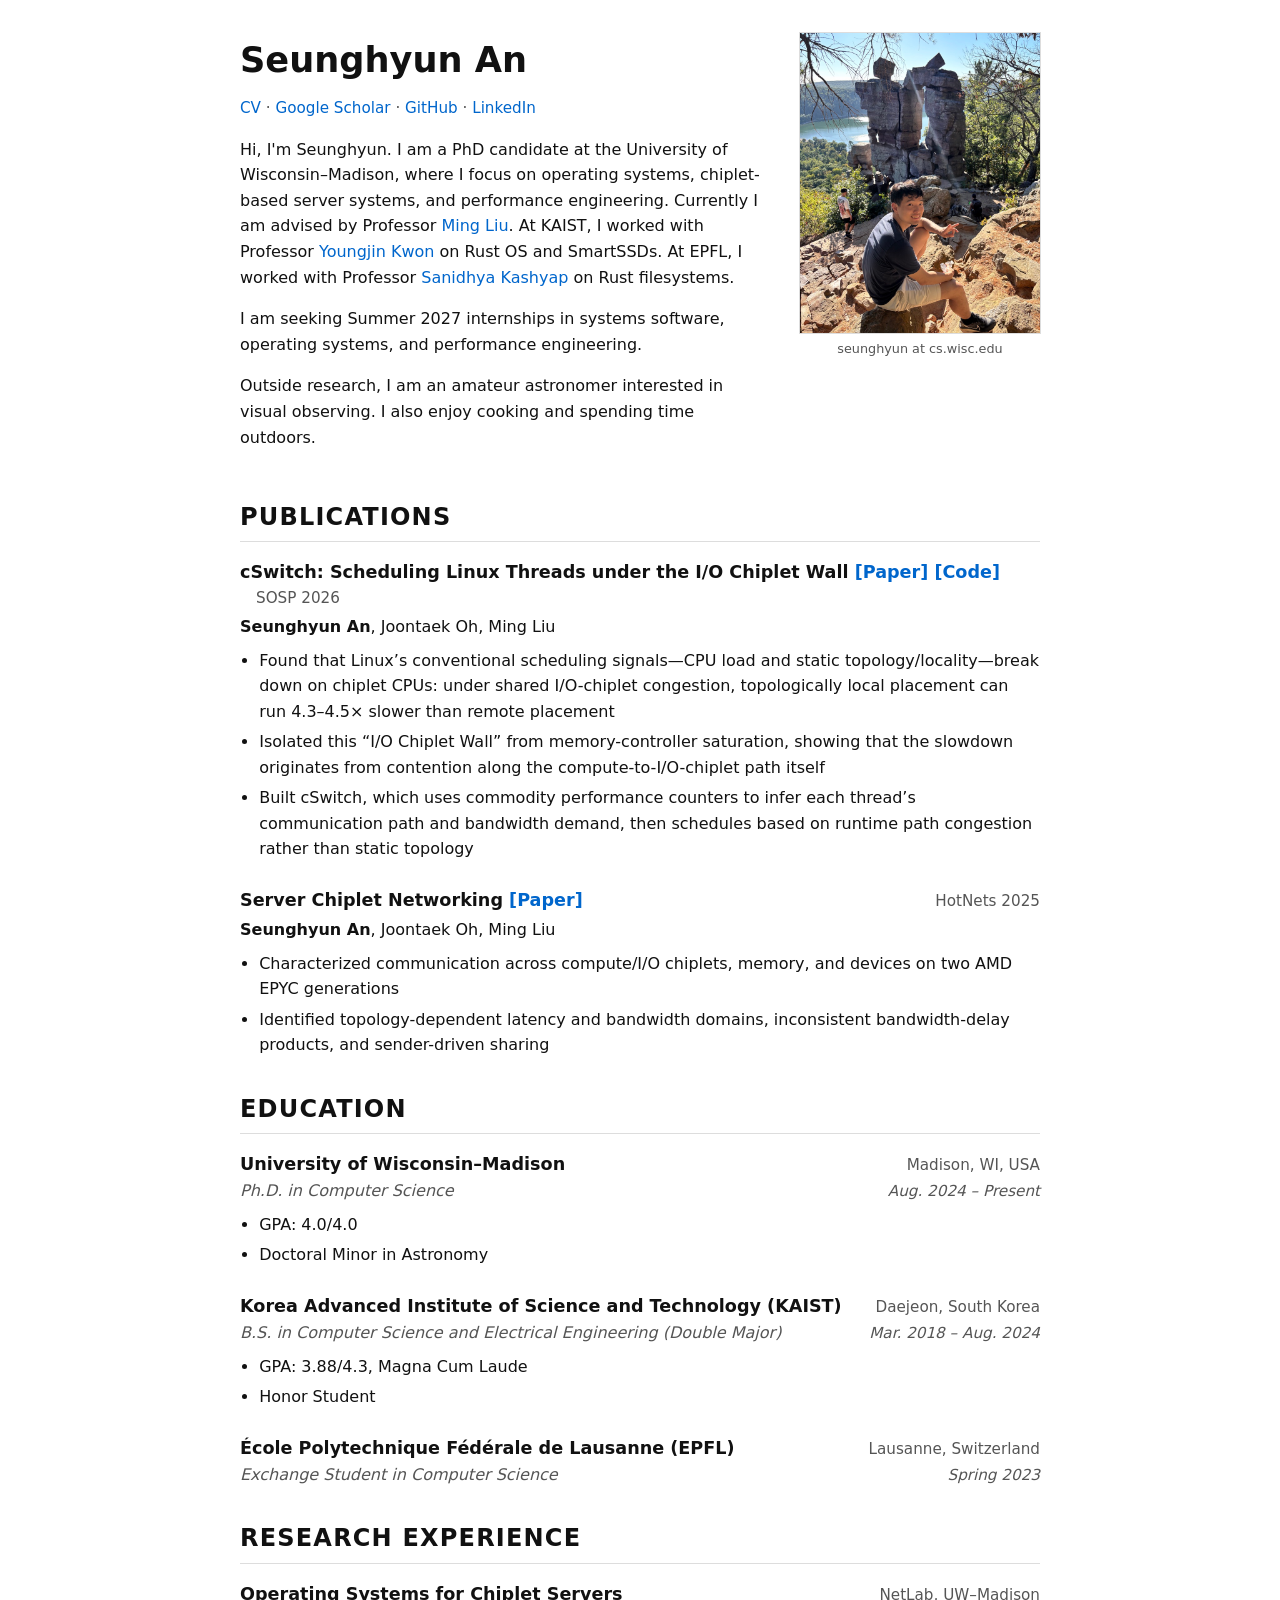
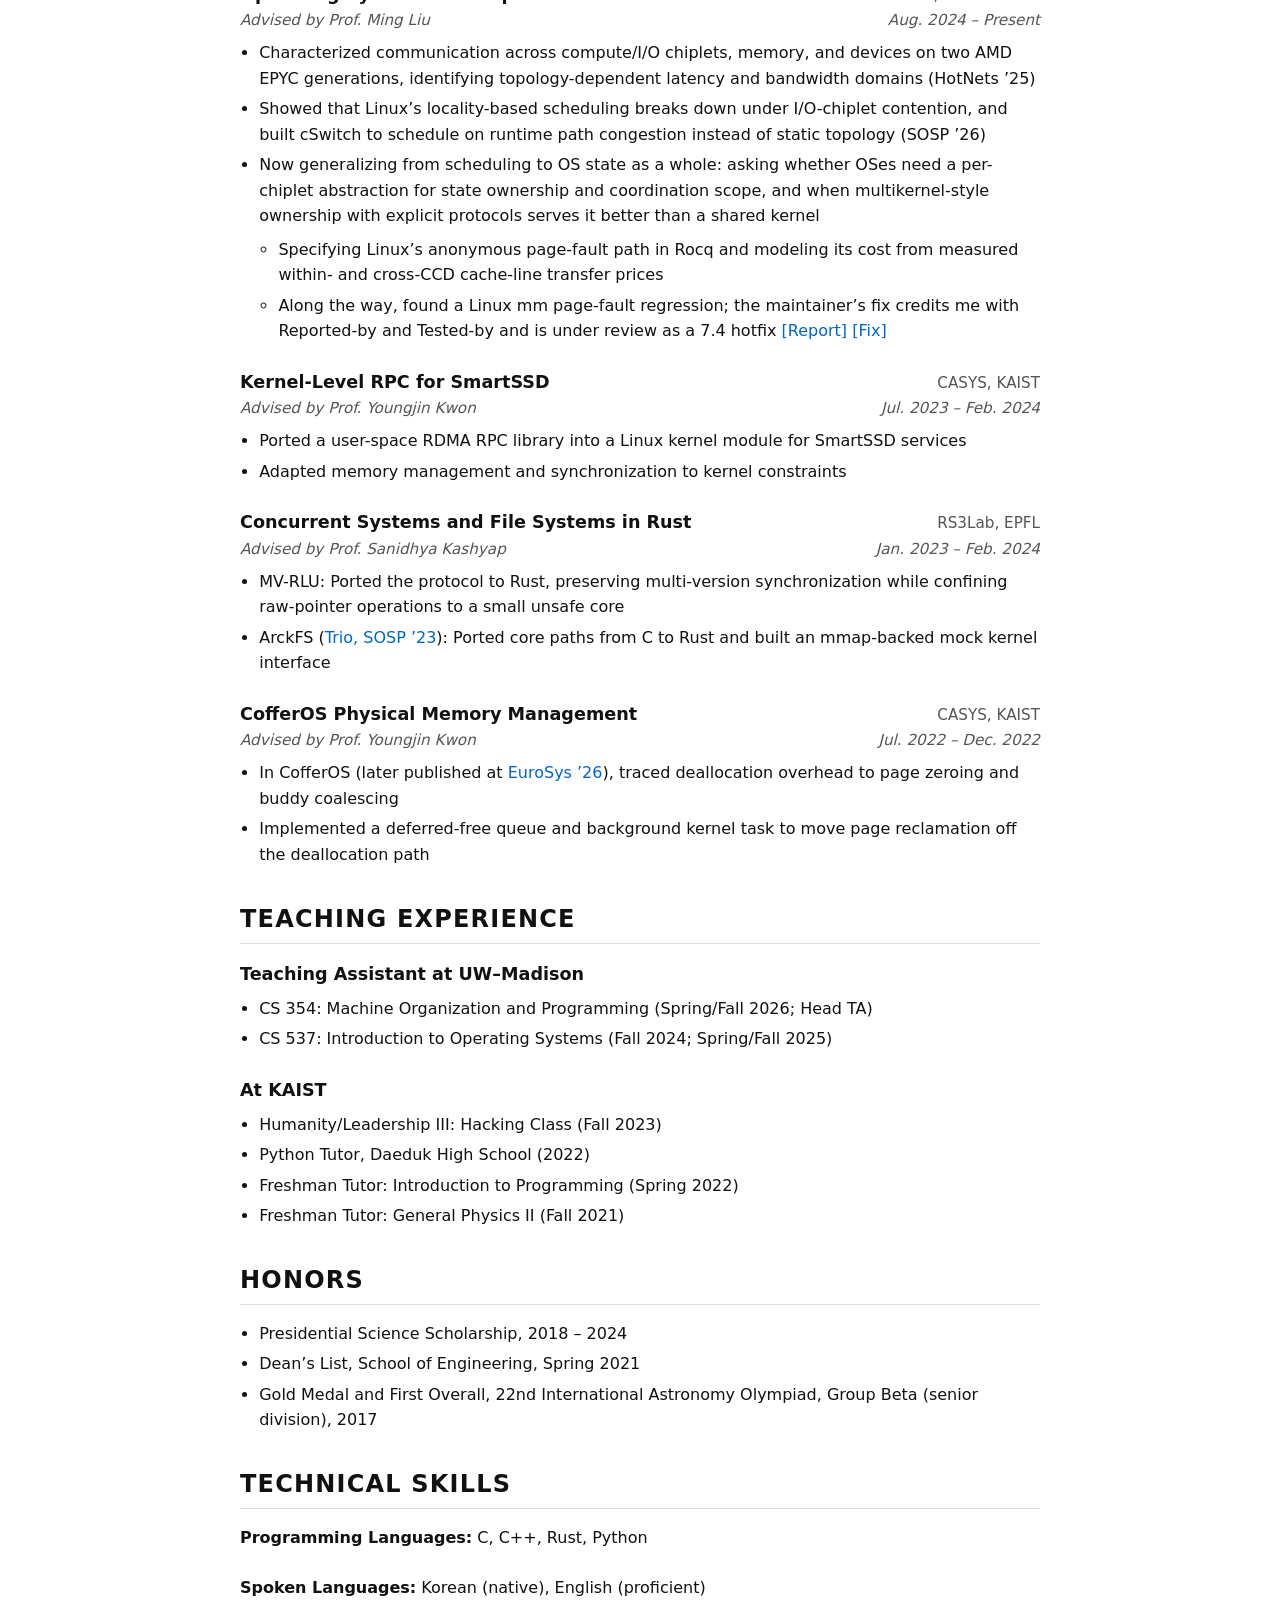
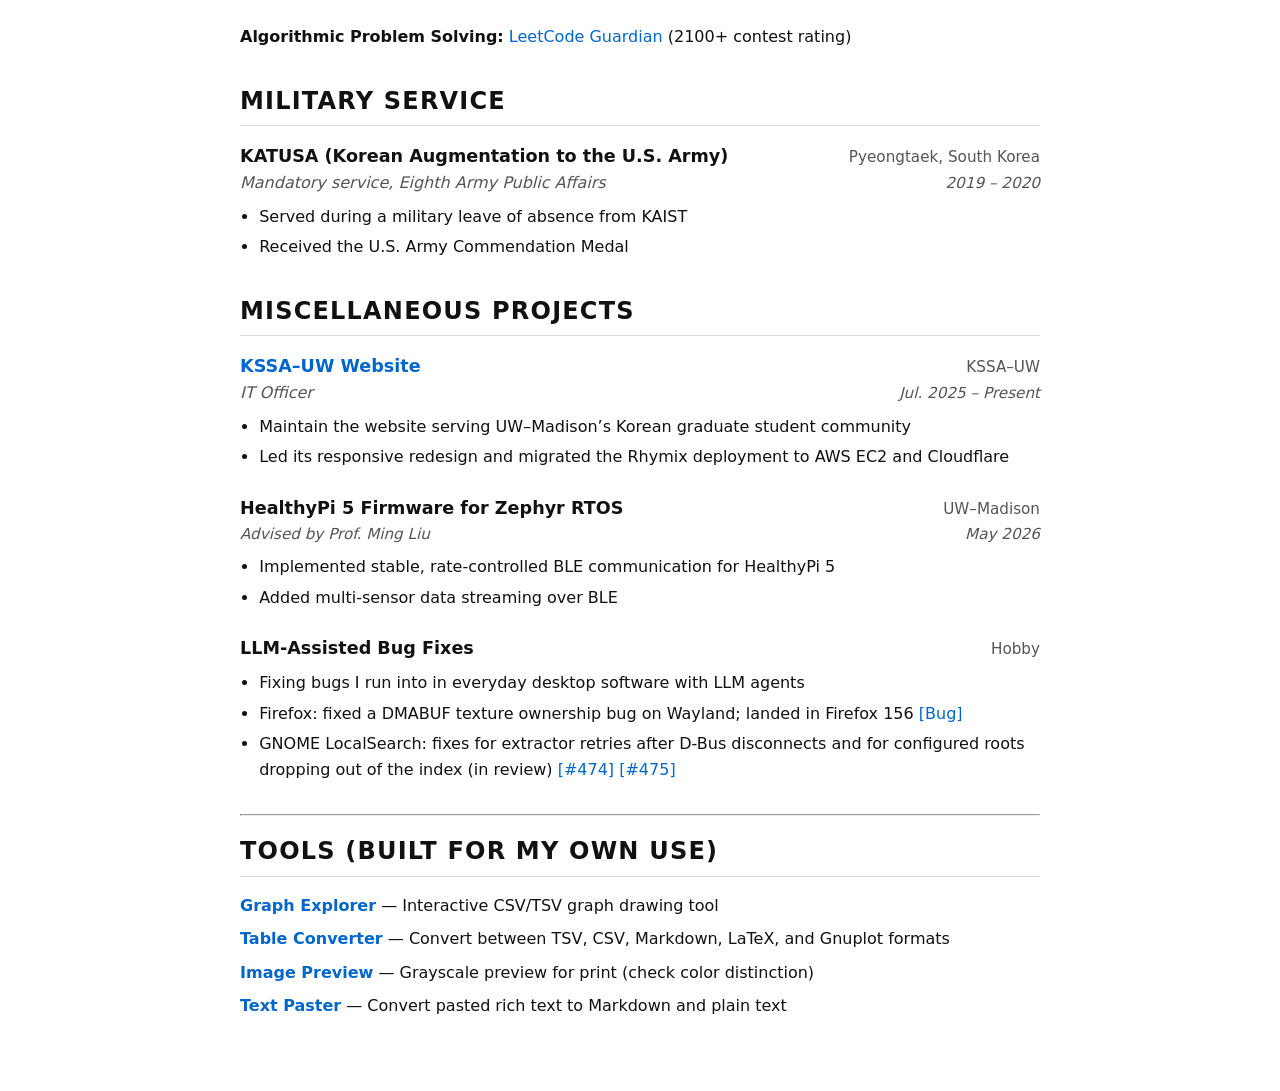
<file: index.html>
<!DOCTYPE html>
<html lang="en">
<head>
    <meta charset="UTF-8">
    <meta name="viewport" content="width=device-width, initial-scale=1.0">
    <title>Seunghyun An</title>
    <link rel="stylesheet" href="style.css">
</head>
<body>
    <header>
        <div class="header-content">
            <h1>Seunghyun An</h1>
            <p class="header-links">
                <a href="cv.pdf">CV</a> ·
                <a href="https://scholar.google.com/citations?user=h_SSMiMAAAAJ&amp;hl=en">Google Scholar</a> ·
                <a href="https://github.com/seunghyun-an">GitHub</a> ·
                <a href="https://www.linkedin.com/in/seunghyun-an-98a812233/">LinkedIn</a>
            </p>
            <p>
                Hi, I'm Seunghyun. I am a PhD candidate at the University of Wisconsin–Madison, 
                where I focus on operating systems, chiplet-based server systems, and performance engineering.
                Currently I am advised by Professor <a href="https://pages.cs.wisc.edu/~mgliu/">Ming Liu</a>.
                At KAIST, I worked with Professor <a href="https://sites.google.com/view/yjkwon/home?authuser=0">Youngjin Kwon</a> on Rust OS and SmartSSDs. 
                At EPFL, I worked with Professor <a href="https://sanidhya.github.io/">Sanidhya Kashyap</a> on Rust filesystems. 
            </p>
            <p class="seeking">
                I am seeking Summer 2027 internships in systems software,
                operating systems, and performance engineering.
            </p>
            <p>
                Outside research, I am an amateur astronomer interested in visual observing.
                I also enjoy cooking and spending time outdoors.
            </p>
        </div>
        <div class="profile-image-placeholder">
            <!-- To add your profile image:
                 1. Add your image file (e.g., profile.jpg) to this folder.
                 2. Uncomment the line below and update the src to your filename.
                 3. Remove the div with id "img-placeholder-text".
            -->
            <img src="profile.jpeg" alt="Seunghyun An">
            <!-- <div id="img-placeholder-text">Profile Image</div> -->
            <div class="profile-email">seunghyun at cs.wisc.edu</div>
        </div>
    </header>

    <section id="publications">
        <h2>Publications</h2>

        <div class="entry">
            <div class="entry-header">
                <h3>
                    cSwitch: Scheduling Linux Threads under the I/O Chiplet Wall
                    <a href="https://dl.acm.org/doi/pdf/10.1145/3830418.3843889"
                       aria-label="cSwitch paper (ACM DOI)">[Paper]</a>
                    <a href="https://github.com/netlab-wisconsin/cSwitch"
                       aria-label="cSwitch source code on GitHub">[Code]</a>
                </h3>
                <span class="location">SOSP 2026</span>
            </div>
            <p class="authors"><strong>Seunghyun An</strong>, Joontaek Oh, Ming Liu</p>
            <ul>
                <li>Found that Linux’s conventional scheduling signals—CPU load and static topology/locality—break down on chiplet CPUs: under shared I/O-chiplet congestion, topologically local placement can run 4.3–4.5× slower than remote placement</li>
                <li>Isolated this “I/O Chiplet Wall” from memory-controller saturation, showing that the slowdown originates from contention along the compute-to-I/O-chiplet path itself</li>
                <li>Built cSwitch, which uses commodity performance counters to infer each thread’s communication path and bandwidth demand, then schedules based on runtime path congestion rather than static topology</li>
            </ul>
        </div>
        
        <div class="entry">
            <div class="entry-header">
                <h3>
                    Server Chiplet Networking
                    <a href="https://dl.acm.org/doi/pdf/10.1145/3772356.3772389"
                       aria-label="Server Chiplet Networking paper (ACM DOI)">[Paper]</a>
                </h3>
                <span class="location">HotNets 2025</span>
            </div>
            <p class="authors"><strong>Seunghyun An</strong>, Joontaek Oh, Ming Liu</p>
            <ul>
                <li>Characterized communication across compute/I/O chiplets, memory, and devices on two AMD EPYC generations</li>
                <li>Identified topology-dependent latency and bandwidth domains, inconsistent bandwidth-delay products, and sender-driven sharing</li>
            </ul>
        </div>
    </section>

    <section id="education">
        <h2>Education</h2>
        
        <div class="entry">
            <div class="entry-header">
                <h3>University of Wisconsin–Madison</h3>
                <span class="location">Madison, WI, USA</span>
            </div>
            <div class="entry-sub">
                <span class="degree">Ph.D. in Computer Science</span>
                <span class="date">Aug. 2024 – Present</span>
            </div>
            <ul>
                <li>GPA: 4.0/4.0</li>
                <li>Doctoral Minor in Astronomy</li>
            </ul>
        </div>

        <div class="entry">
            <div class="entry-header">
                <h3>Korea Advanced Institute of Science and Technology (KAIST)</h3>
                <span class="location">Daejeon, South Korea</span>
            </div>
            <div class="entry-sub">
                <span class="degree">B.S. in Computer Science and Electrical Engineering (Double Major)</span>
                <span class="date">Mar. 2018 – Aug. 2024</span>
            </div>
            <ul>
                <li>GPA: 3.88/4.3, Magna Cum Laude</li>
                <li>Honor Student</li>
            </ul>
        </div>

        <div class="entry">
            <div class="entry-header">
                <h3>École Polytechnique Fédérale de Lausanne (EPFL)</h3>
                <span class="location">Lausanne, Switzerland</span>
            </div>
            <div class="entry-sub">
                <span class="degree">Exchange Student in Computer Science</span>
                <span class="date">Spring 2023</span>
            </div>
        </div>
    </section>


    <section id="research">
        <h2>Research Experience</h2>

        <div class="entry">
            <div class="entry-header">
                <h3>Operating Systems for Chiplet Servers</h3>
                <span class="location">NetLab, UW–Madison</span>
            </div>
            <div class="entry-sub">
                <span class="advisor">Advised by Prof. Ming Liu</span>
                <span class="date">Aug. 2024 – Present</span>
            </div>
            <ul>
                <li>Characterized communication across compute/I/O chiplets, memory, and devices on two AMD EPYC generations, identifying topology-dependent latency and bandwidth domains (HotNets ’25)</li>
                <li>Showed that Linux’s locality-based scheduling breaks down under I/O-chiplet contention, and built cSwitch to schedule on runtime path congestion instead of static topology (SOSP ’26)</li>
                <li>Now generalizing from scheduling to OS state as a whole: asking whether OSes need a per-chiplet abstraction for state ownership and coordination scope, and when multikernel-style ownership with explicit protocols serves it better than a shared kernel
                    <ul>
                        <li>Specifying Linux’s anonymous page-fault path in Rocq and modeling its cost from measured within- and cross-CCD cache-line transfer prices</li>
                        <li>Along the way, found a Linux mm page-fault regression; the maintainer’s fix credits me with Reported-by and Tested-by and is under review as a 7.4 hotfix
                            <a href="https://lore.kernel.org/linux-mm/20261110000002.1834454-1-san55@wisc.edu/">[Report]</a>
                            <a href="https://lore.kernel.org/linux-mm/lwcxgxweftxmm42ujpctfaq2mxwviv33e4ml54ln56ssvlgrfv@hnm3jhsypjih/T/">[Fix]</a>
                        </li>
                    </ul>
                </li>
            </ul>
        </div>

        <div class="entry">
            <div class="entry-header">
                <h3>Kernel-Level RPC for SmartSSD</h3>
                <span class="location">CASYS, KAIST</span>
            </div>
            <div class="entry-sub">
                <span class="advisor">Advised by Prof. Youngjin Kwon</span>
                <span class="date">Jul. 2023 – Feb. 2024</span>
            </div>
            <ul>
                <li>Ported a user-space RDMA RPC library into a Linux kernel module for SmartSSD services</li>
                <li>Adapted memory management and synchronization to kernel constraints</li>
            </ul>
        </div>

        <div class="entry">
            <div class="entry-header">
                <h3>Concurrent Systems and File Systems in Rust</h3>
                <span class="location">RS3Lab, EPFL</span>
            </div>
            <div class="entry-sub">
                <span class="advisor">Advised by Prof. Sanidhya Kashyap</span>
                <span class="date">Jan. 2023 – Feb. 2024</span>
            </div>
            <ul>
                <li>MV-RLU: Ported the protocol to Rust, preserving multi-version synchronization while confining raw-pointer operations to a small unsafe core</li>
                <li>ArckFS (<a href="https://doi.org/10.1145/3600006.3613171">Trio, SOSP ’23</a>): Ported core paths from C to Rust and built an mmap-backed mock kernel interface</li>
            </ul>
        </div>

        <div class="entry">
            <div class="entry-header">
                <h3>CofferOS Physical Memory Management</h3>
                <span class="location">CASYS, KAIST</span>
            </div>
            <div class="entry-sub">
                <span class="advisor">Advised by Prof. Youngjin Kwon</span>
                <span class="date">Jul. 2022 – Dec. 2022</span>
            </div>
            <ul>
                <li>In CofferOS (later published at <a href="https://doi.org/10.1145/3767295.3803569">EuroSys ’26</a>), traced deallocation overhead to page zeroing and buddy coalescing</li>
                <li>Implemented a deferred-free queue and background kernel task to move page reclamation off the deallocation path</li>
            </ul>
        </div>
    </section>

    <section id="teaching">
        <h2>Teaching Experience</h2>

        <div class="entry">
            <div class="entry-header">
                <h3>Teaching Assistant at UW–Madison</h3>
            </div>
            <ul>
                <li>CS 354: Machine Organization and Programming (Spring/Fall 2026; Head TA)</li>
                <li>CS 537: Introduction to Operating Systems (Fall 2024; Spring/Fall 2025)</li>
            </ul>
        </div>

        <div class="entry">
            <div class="entry-header">
                <h3>At KAIST</h3>
            </div>
            <ul>
                <li>Humanity/Leadership III: Hacking Class (Fall 2023)</li>
                <li>Python Tutor, Daeduk High School (2022)</li>
                <li>Freshman Tutor: Introduction to Programming (Spring 2022)</li>
                <li>Freshman Tutor: General Physics II (Fall 2021)</li>
            </ul>
        </div>
    </section>

    <section id="honors">
        <h2>Honors</h2>
        <ul>
            <li>Presidential Science Scholarship, 2018 – 2024</li>
            <li>Dean’s List, School of Engineering, Spring 2021</li>
            <li>Gold Medal and First Overall, 22nd International Astronomy Olympiad, Group Beta (senior division), 2017</li>
        </ul>
    </section>

    <section id="skills">
        <h2>Technical Skills</h2>
        <div class="entry">
            <strong>Programming Languages:</strong> C, C++, Rust, Python
        </div>
        <div class="entry">
            <strong>Spoken Languages:</strong> Korean (native), English (proficient)
        </div>
        <div class="entry">
            <strong>Algorithmic Problem Solving:</strong>
            <a href="https://leetcode.com/u/drash99/">LeetCode Guardian</a>
            (2100+ contest rating)
        </div>
    </section>

    <section id="military">
        <h2>Military Service</h2>
        
        <div class="entry">
            <div class="entry-header">
                <h3>KATUSA (Korean Augmentation to the U.S. Army)</h3>
                <span class="location">Pyeongtaek, South Korea</span>
            </div>
            <div class="entry-sub">
                <span class="role">Mandatory service, Eighth Army Public Affairs</span>
                <span class="date">2019 – 2020</span>
            </div>
            <ul>
                <li>Served during a military leave of absence from KAIST</li>
                <li>Received the U.S. Army Commendation Medal</li>
            </ul>
        </div>
    </section>

    <section id="projects">
        <h2>Miscellaneous Projects</h2>
        <div class="entry">
            <div class="entry-header">
                <h3>
                    <a href="https://kssauw.org/">KSSA–UW Website</a>
                </h3>
                <span class="location">KSSA–UW</span>
            </div>
            <div class="entry-sub">
                <span class="role">IT Officer</span>
                <span class="date">Jul. 2025 – Present</span>
            </div>
            <ul>
                <li>Maintain the website serving UW–Madison’s Korean graduate student community</li>
                <li>Led its responsive redesign and migrated the Rhymix deployment to AWS EC2 and Cloudflare</li>
            </ul>
        </div>
        <div class="entry">
            <div class="entry-header">
                <h3>HealthyPi 5 Firmware for Zephyr RTOS</h3>
                <span class="location">UW–Madison</span>
            </div>
            <div class="entry-sub">
                <span class="advisor">Advised by Prof. Ming Liu</span>
                <span class="date">May 2026</span>
            </div>
            <ul>
                <li>Implemented stable, rate-controlled BLE communication for HealthyPi 5</li>
                <li>Added multi-sensor data streaming over BLE</li>
            </ul>
        </div>
        <div class="entry">
            <div class="entry-header">
                <h3>LLM-Assisted Bug Fixes</h3>
                <span class="location">Hobby</span>
            </div>
            <ul>
                <li>Fixing bugs I run into in everyday desktop software with LLM agents</li>
                <li>Firefox: fixed a DMABUF texture ownership bug on Wayland; landed in Firefox 156
                    <a href="https://bugzilla.mozilla.org/show_bug.cgi?id=2063033">[Bug]</a>
                </li>
                <li>GNOME LocalSearch: fixes for extractor retries after D-Bus disconnects and for configured roots dropping out of the index (in review)
                    <a href="https://gitlab.gnome.org/GNOME/localsearch/-/work_items/474">[#474]</a>
                    <a href="https://gitlab.gnome.org/GNOME/localsearch/-/work_items/475">[#475]</a>
                </li>
            </ul>
        </div>
    </section>

    <footer>
        <hr>
        <h2>Tools (built for my own use)</h2>
        <ul class="tools-list">
            <li><a href="graph.html">Graph Explorer</a> — Interactive CSV/TSV graph drawing tool</li>
            <li><a href="tableconverter.html">Table Converter</a> — Convert between TSV, CSV, Markdown, LaTeX, and Gnuplot formats</li>
            <li><a href="imagepreview.html">Image Preview</a> — Grayscale preview for print (check color distinction)</li>
            <li><a href="textpaster.html">Text Paster</a> — Convert pasted rich text to Markdown and plain text</li>
        </ul>
    </footer>
</body>
</html>
</file>
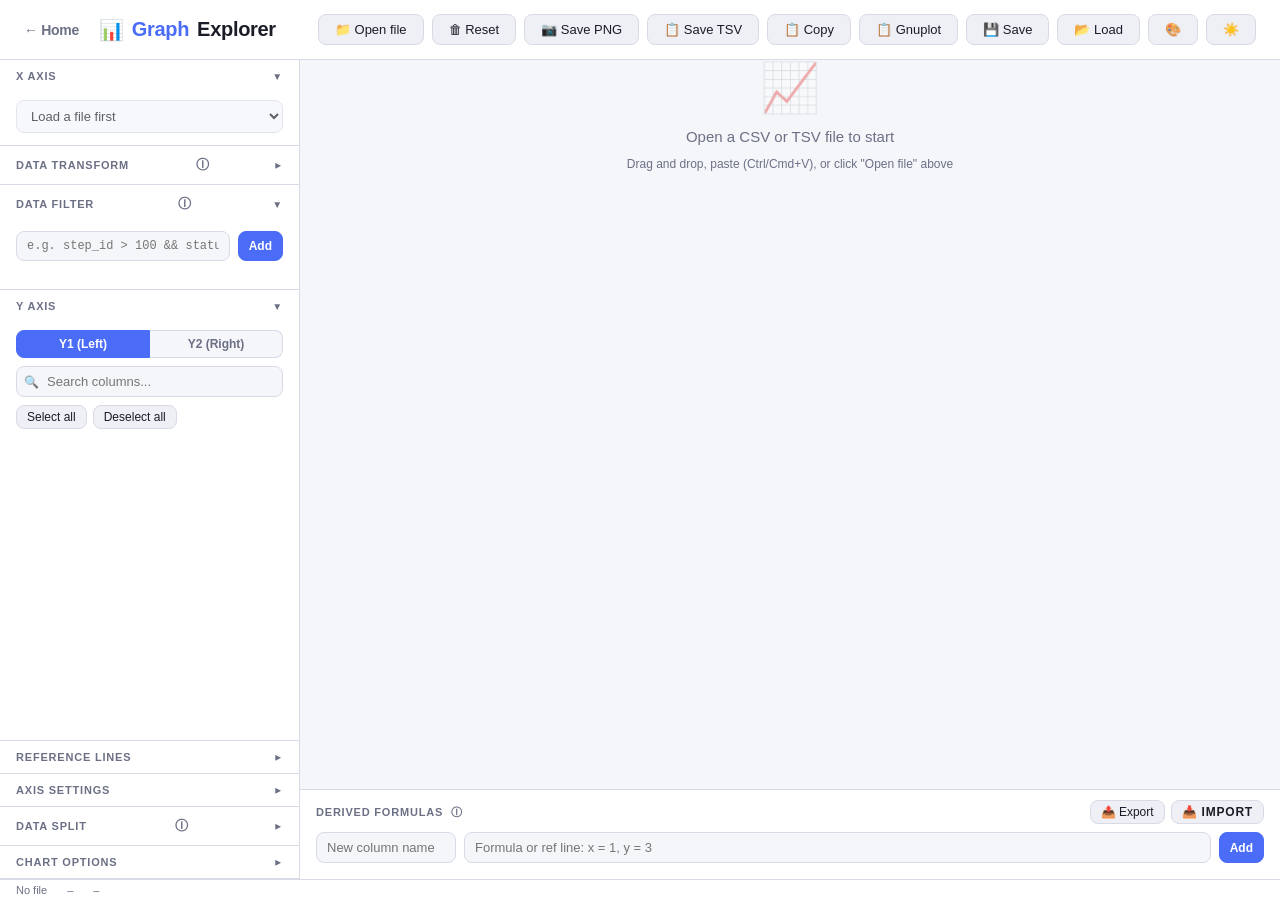
<file: graph.html>
<!DOCTYPE html>
<html lang="en">
<head>
<meta charset="UTF-8">
<meta name="viewport" content="width=device-width, initial-scale=1.0">
<title>Graph Explorer</title>
<script src="https://cdn.plot.ly/plotly-2.32.0.min.js"></script>
<style>
  :root {
    --bg: #0f1117;
    --surface: #1a1d27;
    --surface2: #242836;
    --border: #2e3348;
    --text: #e4e6f0;
    --text-dim: #8b8fa8;
    --accent: #6c8cff;
    --accent-hover: #8da6ff;
    --accent-bg: rgba(108,140,255,0.12);
    --danger: #ff6b6b;
    --success: #51cf66;
    --radius: 8px;
    --shadow: 0 2px 12px rgba(0,0,0,0.3);
    --chart-bg: #0f1117;
    --chart-grid: #2e3348;
    --chart-font: #e4e6f0;
    --chart-legend-bg: rgba(26,29,39,0.8);
  }
  :root.light {
    --bg: #f5f6fa;
    --surface: #ffffff;
    --surface2: #eef0f6;
    --border: #d8dbe6;
    --text: #1a1d27;
    --text-dim: #6b7085;
    --accent: #4a6cf7;
    --accent-hover: #3855d4;
    --accent-bg: rgba(74,108,247,0.1);
    --danger: #e03e3e;
    --success: #2b9348;
    --shadow: 0 2px 12px rgba(0,0,0,0.08);
    --chart-bg: #ffffff;
    --chart-grid: #e0e3ed;
    --chart-font: #1a1d27;
    --chart-legend-bg: rgba(255,255,255,0.9);
  }

  * { margin: 0; padding: 0; box-sizing: border-box; }

  body {
    font-family: 'Segoe UI', -apple-system, BlinkMacSystemFont, sans-serif;
    background: var(--bg);
    color: var(--text);
    height: 100vh;
    display: flex;
    flex-direction: column;
    overflow: hidden;
  }

  /* Header */
  .header {
    display: flex;
    align-items: center;
    justify-content: space-between;
    padding: 14px 24px;
    background: var(--surface);
    border-bottom: 1px solid var(--border);
    flex-shrink: 0;
  }
  .header h1 {
    font-size: 20px;
    font-weight: 700;
    letter-spacing: -0.3px;
    display: flex;
    align-items: center;
    gap: 8px;
  }
  .header h1 span { color: var(--accent); }

  .header-actions { display: flex; gap: 8px; align-items: center; }

  /* Buttons */
  .btn {
    padding: 7px 16px;
    border-radius: var(--radius);
    border: 1px solid var(--border);
    background: var(--surface2);
    color: var(--text);
    font-size: 13px;
    cursor: pointer;
    transition: all 0.15s;
    display: inline-flex;
    align-items: center;
    gap: 6px;
    font-family: inherit;
    white-space: nowrap;
  }
  .btn:hover { border-color: var(--accent); background: var(--accent-bg); }
  .btn-primary { background: var(--accent); border-color: var(--accent); color: #fff; font-weight: 600; }
  .btn-primary:hover { background: var(--accent-hover); border-color: var(--accent-hover); }
  .btn-sm { padding: 4px 10px; font-size: 12px; }

  /* Layout */
  .main {
    display: flex;
    flex: 1;
    overflow: hidden;
  }

  /* Sidebar */
  .sidebar {
    width: 300px;
    min-width: 180px;
    max-width: 60vw;
    background: var(--surface);
    border-right: 1px solid var(--border);
    display: flex;
    flex-direction: column;
    overflow-y: auto;
    overflow-x: hidden;
    position: relative;
  }
  .sidebar-resize-handle {
    position: absolute;
    top: 0;
    right: -3px;
    width: 6px;
    height: 100%;
    cursor: col-resize;
    z-index: 10;
    transition: background 0.15s;
  }
  .sidebar-resize-handle:hover,
  .sidebar-resize-handle.dragging {
    background: var(--accent);
  }

  .sidebar-section {
    border-bottom: 1px solid var(--border);
    overflow: hidden;
    display: flex;
    flex-direction: column;
  }
  .sidebar-section.expandable { flex-shrink: 0; }
  .sidebar-section.y-axis-section { flex: 1; min-height: 150px; }

  .sidebar-section-header {
    padding: 10px 16px;
    font-size: 11px;
    font-weight: 700;
    text-transform: uppercase;
    letter-spacing: 0.8px;
    color: var(--text-dim);
    display: flex;
    align-items: center;
    justify-content: space-between;
    cursor: pointer;
    user-select: none;
    flex-shrink: 0;
  }
  .sidebar-section-header:hover { color: var(--text); }
  .sidebar-section-header .chevron {
    transition: transform 0.2s;
    font-size: 10px;
  }
  .sidebar-section-header .chevron.collapsed { transform: rotate(-90deg); }

  .sidebar-section-body {
    padding: 8px 16px 12px;
    overflow: hidden;
    display: flex;
    flex-direction: column;
  }
  .sidebar-section-body.collapsed-body { display: none; }

  .y-axis-section .sidebar-section-body {
    overflow: hidden;
    flex: 1;
    min-height: 0;
  }
  #yChecklist, #y2Checklist {
    overflow-y: auto;
    flex: 1;
    min-height: 0;
  }

  .y-axis-tabs {
    display: flex;
    gap: 0;
    margin-bottom: 8px;
    flex-shrink: 0;
  }
  .y-axis-tab {
    flex: 1;
    padding: 6px 0;
    border: 1px solid var(--border);
    background: var(--bg);
    color: var(--text-dim);
    font-size: 12px;
    font-weight: 600;
    cursor: pointer;
    transition: all 0.15s;
    font-family: inherit;
  }
  .y-axis-tab:first-child { border-radius: var(--radius) 0 0 var(--radius); }
  .y-axis-tab:last-child { border-radius: 0 var(--radius) var(--radius) 0; border-left: none; }
  .y-axis-tab.active {
    background: var(--accent);
    border-color: var(--accent);
    color: #fff;
  }
  .y-panel {
    display: flex;
    flex-direction: column;
    flex: 1;
    min-height: 0;
    overflow: hidden;
  }
  .y-panel.hidden { display: none; }

  .ref-line-list { display: flex; flex-direction: column; gap: 4px; }
  .ref-line-empty { font-size: 12px; color: var(--text-dim); padding: 8px 0; }
  .ref-line-item {
    display: flex; align-items: center; gap: 8px; padding: 5px 8px; border-radius: 6px;
    font-size: 13px; cursor: pointer; transition: background 0.12s;
  }
  .ref-line-item:hover { background: var(--surface2); }
  .ref-line-item input[type="checkbox"] { display: none; }
  .ref-line-item .check-mark { width: 16px; height: 16px; border-radius: 4px; border: 2px solid var(--border); flex-shrink: 0; display: flex; align-items: center; justify-content: center; }
  .ref-line-item input:checked + .check-mark { border-color: var(--accent); background: var(--accent); }
  .ref-line-item input:checked + .check-mark::after { content: '✓'; color: #fff; font-size: 11px; font-weight: 700; }
  .ref-line-item .ref-label { flex: 1; font-family: monospace; }
  .ref-line-item .remove { cursor: pointer; color: var(--text-dim); flex-shrink: 0; }
  .ref-line-item .remove:hover { color: var(--danger); }

  /* Form controls */
  select, input[type="text"], input[type="number"] {
    width: 100%;
    padding: 7px 10px;
    border-radius: var(--radius);
    border: 1px solid var(--border);
    background: var(--bg);
    color: var(--text);
    font-size: 13px;
    font-family: inherit;
    outline: none;
    transition: border-color 0.15s;
  }
  select:focus, input:focus { border-color: var(--accent); }
  select { cursor: pointer; }

  label.form-label {
    font-size: 12px;
    color: var(--text-dim);
    margin-bottom: 4px;
    display: block;
  }

  .form-group { margin-bottom: 10px; }
  .form-row {
    display: grid;
    grid-template-columns: 1fr 1fr;
    gap: 8px;
  }

  /* Checkbox list */
  .check-item {
    display: flex;
    align-items: center;
    gap: 8px;
    padding: 5px 8px;
    border-radius: 6px;
    cursor: pointer;
    transition: background 0.12s;
    font-size: 13px;
  }
  .check-item:hover { background: var(--surface2); }
  .check-item input[type="checkbox"] { display: none; }
  .check-mark {
    width: 16px;
    height: 16px;
    border-radius: 4px;
    border: 2px solid var(--border);
    display: flex;
    align-items: center;
    justify-content: center;
    transition: all 0.15s;
    flex-shrink: 0;
  }
  .check-item input:checked + .check-mark {
    border-color: var(--accent);
    background: var(--accent);
  }
  .check-item input:checked + .check-mark::after {
    content: '✓';
    color: #fff;
    font-size: 11px;
    font-weight: 700;
  }
  .color-dot {
    width: 10px;
    height: 10px;
    border-radius: 50%;
    flex-shrink: 0;
  }
  .check-label {
    overflow: hidden;
    text-overflow: ellipsis;
    white-space: nowrap;
    flex: 1;
  }
  .copy-btn {
    flex-shrink: 0;
    font-size: 11px;
    opacity: 0;
    cursor: pointer;
    transition: opacity 0.15s;
    padding: 2px;
    border-radius: 3px;
  }
  .check-item:hover .copy-btn { opacity: 0.6; }
  .copy-btn:hover { opacity: 1 !important; }

  /* Toggle switch */
  .toggle-row {
    display: flex;
    align-items: center;
    justify-content: space-between;
    margin-bottom: 8px;
  }
  .toggle-row span { font-size: 13px; }
  .toggle {
    width: 36px;
    height: 20px;
    border-radius: 10px;
    background: var(--border);
    cursor: pointer;
    position: relative;
    transition: background 0.2s;
  }
  .toggle.active { background: var(--accent); }
  .toggle::after {
    content: '';
    position: absolute;
    width: 16px;
    height: 16px;
    border-radius: 50%;
    background: #fff;
    top: 2px;
    left: 2px;
    transition: transform 0.2s;
  }
  .toggle.active::after { transform: translateX(16px); }

  /* Y-axis search */
  .y-search {
    position: relative;
    margin-bottom: 8px;
    flex-shrink: 0;
  }
  .y-search input {
    padding-left: 30px;
  }
  .y-search::before {
    content: '🔍';
    position: absolute;
    left: 8px;
    top: 50%;
    transform: translateY(-50%);
    font-size: 12px;
    pointer-events: none;
  }
  .y-select-actions {
    display: flex;
    gap: 6px;
    margin-bottom: 6px;
    flex-shrink: 0;
  }

  /* Chart area */
  .chart-area {
    flex: 1;
    display: flex;
    flex-direction: column;
    min-width: 0;
  }

  #chart {
    flex: 1;
    min-height: 0;
  }

  /* Formula bar */
  .formula-bar {
    background: var(--surface);
    border-top: 1px solid var(--border);
    padding: 10px 16px;
    flex-shrink: 0;
  }
  .formula-bar-header {
    display: flex;
    align-items: center;
    justify-content: space-between;
    margin-bottom: 8px;
  }
  .formula-bar-header span {
    font-size: 11px;
    font-weight: 700;
    text-transform: uppercase;
    letter-spacing: 0.8px;
    color: var(--text-dim);
  }
  .formula-input-row {
    display: flex;
    gap: 8px;
    margin-bottom: 6px;
  }
  .formula-input-row input {
    flex: 1;
  }
  .formula-input-row input:first-child {
    max-width: 140px;
  }
  .formula-list {
    display: flex;
    flex-wrap: wrap;
    gap: 6px;
    margin-top: 6px;
  }
  .formula-tag {
    display: inline-flex;
    align-items: center;
    gap: 6px;
    padding: 4px 10px;
    background: var(--accent-bg);
    border: 1px solid rgba(108,140,255,0.25);
    border-radius: 16px;
    font-size: 12px;
    color: var(--accent);
  }
  .formula-tag .remove {
    cursor: pointer;
    font-size: 14px;
    color: var(--text-dim);
    line-height: 1;
  }
  .formula-tag .remove:hover { color: var(--danger); }

  /* Filter section */
  .filter-input-row {
    display: flex;
    gap: 8px;
    margin-bottom: 6px;
  }
  .filter-input-row input { flex: 1; font-family: 'Consolas', 'Monaco', 'Courier New', monospace; font-size: 12px; }
  .filter-list {
    display: flex;
    flex-direction: column;
    gap: 4px;
    margin-top: 4px;
  }
  .filter-tag {
    display: flex;
    align-items: center;
    gap: 8px;
    padding: 5px 10px;
    background: rgba(81,207,102,0.08);
    border: 1px solid rgba(81,207,102,0.2);
    border-radius: 6px;
    font-size: 12px;
    font-family: 'Consolas', 'Monaco', 'Courier New', monospace;
    color: var(--success);
  }
  .filter-tag.error {
    background: rgba(255,107,107,0.08);
    border-color: rgba(255,107,107,0.2);
    color: var(--danger);
  }
  .filter-tag .filter-expr { flex: 1; overflow: hidden; text-overflow: ellipsis; white-space: nowrap; }
  .filter-tag .filter-toggle {
    width: 28px; height: 16px; border-radius: 8px; background: var(--success);
    cursor: pointer; position: relative; transition: background 0.2s; flex-shrink: 0;
  }
  .filter-tag .filter-toggle.off { background: var(--border); }
  .filter-tag .filter-toggle::after {
    content: ''; position: absolute; width: 12px; height: 12px; border-radius: 50%;
    background: #fff; top: 2px; left: 2px; transition: transform 0.2s;
  }
  .filter-tag .filter-toggle.off::after { transform: translateX(0); }
  .filter-tag .filter-toggle:not(.off)::after { transform: translateX(12px); }
  .filter-tag .remove {
    cursor: pointer; font-size: 14px; color: var(--text-dim); line-height: 1; flex-shrink: 0;
  }
  .filter-tag .remove:hover { color: var(--danger); }
  .filter-count {
    font-size: 11px;
    color: var(--text-dim);
    margin-top: 6px;
  }
  .filter-count strong { color: var(--success); font-weight: 600; }

  /* Dropzone overlay */
  .dropzone-overlay {
    position: fixed;
    inset: 0;
    background: rgba(0,0,0,0.5);
    display: none;
    align-items: center;
    justify-content: center;
    z-index: 999;
  }
  .dropzone-overlay.active { display: flex; }
  .dropzone-box {
    border: 3px dashed var(--accent);
    border-radius: 16px;
    padding: 60px 80px;
    text-align: center;
  }
  .dropzone-box p { font-size: 20px; font-weight: 600; margin-top: 12px; }
  .dropzone-box span { font-size: 14px; color: var(--text-dim); }

  /* Empty state */
  .empty-state {
    flex: 1;
    display: flex;
    flex-direction: column;
    align-items: center;
    justify-content: center;
    color: var(--text-dim);
    gap: 12px;
  }
  .empty-state .icon { font-size: 48px; opacity: 0.4; }
  .empty-state p { font-size: 15px; }
  .empty-state small { font-size: 12px; }

  /* Scrollbar */
  ::-webkit-scrollbar { width: 6px; }
  ::-webkit-scrollbar-track { background: transparent; }
  ::-webkit-scrollbar-thumb { background: var(--border); border-radius: 3px; }
  ::-webkit-scrollbar-thumb:hover { background: var(--text-dim); }

  /* Status bar */
  .status-bar {
    padding: 4px 16px;
    background: var(--surface);
    border-top: 1px solid var(--border);
    font-size: 11px;
    color: var(--text-dim);
    display: flex;
    gap: 20px;
    flex-shrink: 0;
  }

  /* Tooltip */
  .tooltip-help {
    position: relative;
    display: inline-flex;
    align-items: center;
    cursor: help;
    color: var(--text-dim);
    font-size: 13px;
    margin-left: 4px;
  }
  .tooltip-help:hover::after {
    content: attr(data-tip);
    position: absolute;
    bottom: 100%;
    left: 50%;
    transform: translateX(-50%);
    padding: 6px 10px;
    background: #333;
    color: #fff;
    border-radius: 6px;
    font-size: 11px;
    white-space: pre-line;
    width: max-content;
    max-width: 280px;
    z-index: 100;
    pointer-events: none;
  }

  /* Responsive */
  @media (max-width: 900px) {
    .main { flex-direction: column; }
    .sidebar { width: 100%; min-width: unset; max-height: 45vh; border-right: none; border-bottom: 1px solid var(--border); }
  }
</style>
</head>
<body>

<!-- Drop overlay -->
<div class="dropzone-overlay" id="dropOverlay">
  <div class="dropzone-box">
    <div style="font-size:48px">📂</div>
    <p>Drop file here</p>
    <span>CSV, TSV supported</span>
  </div>
</div>

<!-- Header -->
<div class="header">
  <h1><a href="index.html" style="color:var(--text-dim);text-decoration:none;font-size:14px;margin-right:12px" title="Back to main site">← Home</a>📊 <span>Graph</span> Explorer</h1>
  <div class="header-actions">
    <label class="btn" id="fileBtn">
      📁 Open file
      <input type="file" accept=".csv,.tsv,.txt" id="fileInput" style="display:none">
    </label>
    <button class="btn" id="resetAll" onclick="resetAllData()" title="Clear all loaded data and reset UI">🗑 Reset</button>
    <button class="btn" id="savePng" disabled>📷 Save PNG</button>
    <button class="btn" id="saveTsv" disabled onclick="exportToTsv()" title="Save current plot data (filtered) as TSV">📋 Save TSV</button>
    <button class="btn" id="copyTsv" disabled onclick="copyTsvToClipboard()" title="Copy TSV to clipboard">📋 Copy</button>
    <button class="btn" id="saveGnuplot" disabled onclick="exportToGnuplot()" title="Gnuplot format (.dat, header as # comment)">📋 Gnuplot</button>
    <button class="btn" onclick="saveSession()" title="Save current settings + data as JSON">💾 Save</button>
    <label class="btn" title="Load saved JSON session">
      📂 Load
      <input type="file" accept=".json" id="loadSessionInput" style="display:none" onchange="loadSession(this)">
    </label>
    <button class="btn" onclick="shuffleColors()" title="Shuffle color palette">🎨</button>
    <button class="btn" id="themeToggle" onclick="toggleTheme()" title="Light/Dark mode">🌙</button>
  </div>
</div>

<!-- Main layout -->
<div class="main">
  <!-- Sidebar -->
  <div class="sidebar" id="sidebar">
    <div class="sidebar-resize-handle" id="sidebarResizeHandle"></div>

    <!-- X axis -->
    <div class="sidebar-section expandable">
      <div class="sidebar-section-header" onclick="toggleSection(this)">
        X axis <span class="chevron">▼</span>
      </div>
      <div class="sidebar-section-body">
        <select id="xSelect" disabled>
          <option value="">Load a file first</option>
        </select>
      </div>
    </div>

    <!-- Transpose -->
    <div class="sidebar-section expandable">
      <div class="sidebar-section-header" onclick="toggleSection(this)">
        Data transform
        <span class="tooltip-help" data-tip="Transpose: swap rows and columns.&#10;Useful when series are in columns and you want them by row or vice versa.">ⓘ</span>
        <span class="chevron collapsed">▼</span>
      </div>
      <div class="sidebar-section-body collapsed-body">
        <button class="btn btn-sm" id="btnTranspose" disabled onclick="transposeData()" title="Transpose rows/columns">🔄 Transpose</button>
      </div>
    </div>

    <!-- Data Filter -->
    <div class="sidebar-section expandable">
      <div class="sidebar-section-header" onclick="toggleSection(this)">
        Data filter
        <span class="tooltip-help" data-tip="Filter rows by expression.&#10;e.g. step_id &gt; 100 &amp;&amp; status eq &quot;PASS&quot;&#10;Equality: status eq &quot;PASS&quot;&#10;eq/ne are strict; ==/!= coerce values.&#10;Operators: &gt;, &lt;, &gt;=, &lt;=, ==, !=, ===, !==, eq, ne, &amp;&amp;, ||&#10;Functions: abs, sqrt, log, etc.">ⓘ</span>
        <span class="chevron">▼</span>
      </div>
      <div class="sidebar-section-body">
        <div class="filter-input-row">
          <input type="text" id="filterExpr" placeholder="e.g. step_id > 100 &amp;&amp; status eq &quot;PASS&quot;" onkeydown="if(event.key==='Enter') addFilter()">
          <button class="btn btn-sm btn-primary" onclick="addFilter()">Add</button>
        </div>
        <div class="filter-list" id="filterList"></div>
        <div class="filter-count" id="filterCount"></div>
      </div>
    </div>

    <!-- Y axis (tabbed Y1/Y2) -->
    <div class="sidebar-section y-axis-section">
      <div class="sidebar-section-header" onclick="toggleSection(this)">
        Y axis <span class="chevron">▼</span>
      </div>
      <div class="sidebar-section-body">
        <div class="y-axis-tabs">
          <button class="y-axis-tab active" data-tab="y1" onclick="switchYTab('y1')">Y1 (Left)</button>
          <button class="y-axis-tab" data-tab="y2" onclick="switchYTab('y2')">Y2 (Right)</button>
        </div>
        <div id="y1Panel" class="y-panel">
          <div class="y-search">
            <input type="text" id="ySearch" placeholder="Search columns..." disabled>
          </div>
          <div class="y-select-actions">
            <button class="btn btn-sm" id="selectAll" disabled>Select all</button>
            <button class="btn btn-sm" id="deselectAll" disabled>Deselect all</button>
          </div>
          <div id="yChecklist"></div>
        </div>
        <div id="y2Panel" class="y-panel hidden">
          <div class="y-search">
            <input type="text" id="y2Search" placeholder="Search columns..." disabled>
          </div>
          <div class="y-select-actions">
            <button class="btn btn-sm" id="y2SelectAll" disabled>Select all</button>
            <button class="btn btn-sm" id="y2DeselectAll" disabled>Deselect all</button>
          </div>
          <div id="y2Checklist"></div>
        </div>
      </div>
    </div>

    <!-- Reference lines -->
    <div class="sidebar-section expandable">
      <div class="sidebar-section-header" onclick="toggleSection(this)">
        Reference lines <span class="chevron collapsed">▼</span>
      </div>
      <div class="sidebar-section-body collapsed-body">
        <div class="ref-line-list" id="refLineList">
          <div class="ref-line-empty" id="refLineEmpty">Add e.g. x = 1, y = 3 in derived formulas</div>
        </div>
      </div>
    </div>

    <!-- Axis settings -->
    <div class="sidebar-section expandable">
      <div class="sidebar-section-header" onclick="toggleSection(this)">
        Axis settings <span class="chevron collapsed">▼</span>
      </div>
      <div class="sidebar-section-body collapsed-body">
        <div class="form-row" style="margin-bottom: 10px">
          <div>
            <label class="form-label">X axis label</label>
            <input type="text" id="xLabel" placeholder="auto (column name)" onkeydown="if(event.key==='Enter') applyAxisSettings()">
          </div>
          <div>
            <label class="form-label">Y1 axis label</label>
            <input type="text" id="yLabel" placeholder="auto" onkeydown="if(event.key==='Enter') applyAxisSettings()">
          </div>
        </div>
        <div class="toggle-row">
          <span>X axis log scale</span>
          <div class="toggle" id="xLog" onclick="toggleSwitch(this)"></div>
        </div>
        <div class="toggle-row">
          <span>Y1 axis log scale</span>
          <div class="toggle" id="yLog" onclick="toggleSwitch(this)"></div>
        </div>
        <div style="font-size:11px;color:var(--text-dim);margin-bottom:6px">For log scale, min/max = actual values (e.g. 0.1, 1000)</div>
        <div class="form-row" style="margin-bottom: 10px">
          <div>
            <label class="form-label">X min</label>
            <input type="text" id="xMin" placeholder="auto" onkeydown="if(event.key==='Enter') applyAxisSettings()">
          </div>
          <div>
            <label class="form-label">X max</label>
            <input type="text" id="xMax" placeholder="auto" onkeydown="if(event.key==='Enter') applyAxisSettings()">
          </div>
        </div>
        <div class="form-row" style="margin-bottom: 10px">
          <div>
            <label class="form-label">Y1 min</label>
            <input type="text" id="yMin" placeholder="auto" onkeydown="if(event.key==='Enter') applyAxisSettings()">
          </div>
          <div>
            <label class="form-label">Y1 max</label>
            <input type="text" id="yMax" placeholder="auto" onkeydown="if(event.key==='Enter') applyAxisSettings()">
          </div>
        </div>
        <div class="form-row" style="margin-bottom: 10px">
          <div>
            <label class="form-label">X tick period</label>
            <input type="text" id="xTick" placeholder="auto" onkeydown="if(event.key==='Enter') applyAxisSettings()">
          </div>
          <div>
            <label class="form-label">Y1 tick period</label>
            <input type="text" id="yTick" placeholder="auto" onkeydown="if(event.key==='Enter') applyAxisSettings()">
          </div>
        </div>
        <div style="border-top: 1px solid var(--border); margin: 8px 0; padding-top: 8px">
          <div style="font-size:11px;font-weight:700;text-transform:uppercase;letter-spacing:0.8px;color:var(--text-dim);margin-bottom:8px">Y2 (Right Axis)</div>
          <div class="form-group">
            <label class="form-label">Y2 axis label</label>
            <input type="text" id="y2Label" placeholder="auto" onkeydown="if(event.key==='Enter') applyAxisSettings()">
          </div>
          <div class="toggle-row">
            <span>Y2 axis log scale</span>
            <div class="toggle" id="y2Log" onclick="toggleSwitch(this)"></div>
          </div>
          <div class="form-row" style="margin-bottom: 10px">
            <div>
              <label class="form-label">Y2 min</label>
              <input type="text" id="y2Min" placeholder="auto" onkeydown="if(event.key==='Enter') applyAxisSettings()">
            </div>
            <div>
              <label class="form-label">Y2 max</label>
              <input type="text" id="y2Max" placeholder="auto" onkeydown="if(event.key==='Enter') applyAxisSettings()">
            </div>
          </div>
          <div class="form-group">
            <label class="form-label">Y2 tick period</label>
            <input type="text" id="y2Tick" placeholder="auto" onkeydown="if(event.key==='Enter') applyAxisSettings()">
          </div>
        </div>
        <button class="btn btn-sm" style="width:100%" onclick="applyAxisSettings()">Apply</button>
      </div>
    </div>

    <!-- Data Split -->
    <div class="sidebar-section expandable">
      <div class="sidebar-section-header" onclick="toggleSection(this)">
        Data split
        <span class="tooltip-help" data-tip="Period: slice numeric column by period and overlay&#10;Group: split by unique values of text column">ⓘ</span>
        <span class="chevron collapsed">▼</span>
      </div>
      <div class="sidebar-section-body collapsed-body">
        <div class="toggle-row">
          <span>Enable split</span>
          <div class="toggle" id="splitEnabled" onclick="toggleSwitch(this)"></div>
        </div>
        <div class="form-group">
          <label class="form-label">Split mode</label>
          <select id="splitMode" onchange="onSplitModeChange()">
            <option value="period">Period (numeric)</option>
            <option value="group">Group (text)</option>
          </select>
        </div>
        <div class="form-group">
          <label class="form-label">Split column</label>
          <select id="splitCol" disabled>
            <option value="">Same as X axis</option>
          </select>
        </div>
        <div id="splitPeriodOpts">
          <div class="form-group">
            <label class="form-label">Period (interval size)</label>
            <input type="number" id="splitPeriod" placeholder="e.g. 100" min="1" step="any">
          </div>
          <div class="form-group">
            <label class="form-label">Start offset</label>
            <input type="number" id="splitOffset" value="0" step="any">
          </div>
        </div>
        <button class="btn btn-sm" style="width:100%" onclick="updateChart()">Apply</button>
      </div>
    </div>

    <!-- Chart Options -->
    <div class="sidebar-section expandable">
      <div class="sidebar-section-header" onclick="toggleSection(this)">
        Chart options <span class="chevron collapsed">▼</span>
      </div>
      <div class="sidebar-section-body collapsed-body">
        <div class="form-group">
          <label class="form-label">Chart type</label>
          <select id="chartType">
            <option value="markers">Scatter</option>
            <option value="lines" selected>Line</option>
            <option value="lines+markers">Line + Markers</option>
            <option value="bar">Bar</option>
          </select>
        </div>
        <div class="form-group">
          <label class="form-label">Line width</label>
          <input type="number" id="lineWidth" value="2" min="0.5" max="10" step="0.5">
        </div>
        <div class="form-group">
          <label class="form-label">Marker size</label>
          <input type="number" id="markerSize" value="4" min="1" max="20" step="1">
        </div>
        <div style="border-top: 1px solid var(--border); margin: 8px 0; padding-top: 8px">
          <div class="toggle-row">
            <span>Smoothing Overlay</span>
            <div class="toggle" id="smoothEnabled" onclick="toggleSwitch(this)"></div>
          </div>
          <div class="form-group">
            <label class="form-label">Method</label>
            <select id="smoothMethod" onchange="onSmoothMethodChange()">
              <option value="loess">LOESS</option>
              <option value="movavg">Moving Average</option>
              <option value="ema">EMA</option>
            </select>
          </div>
          <div class="form-group">
            <label class="form-label">
              Parameter
              <span class="tooltip-help" data-tip="LOESS: span (0~1, default 0.25)&#10;MovAvg: window size (int, default 10)&#10;EMA: alpha (0~1, default 0.1)">ⓘ</span>
            </label>
            <input type="number" id="smoothParam" value="0.25" min="0.001" step="any" onkeydown="if(event.key==='Enter') updateChart()">
          </div>
        </div>
        <button class="btn btn-sm" style="width:100%" onclick="updateChart()">Apply</button>
      </div>
    </div>
  </div>

  <!-- Chart area -->
  <div class="chart-area">
    <div id="chart">
      <div class="empty-state" id="emptyState">
        <div class="icon">📈</div>
        <p>Open a CSV or TSV file to start</p>
        <small>Drag and drop, paste (Ctrl/Cmd+V), or click "Open file" above</small>
      </div>
    </div>

    <!-- Formula bar -->
    <div class="formula-bar">
      <div class="formula-bar-header">
        <span>
          Derived formulas
          <span class="tooltip-help" data-tip="Use column names in formulas.&#10;e.g. col_A * 2 + col_B&#10;&#10;Reference lines: x = 1, y = 3 (toggle in data selection)&#10;&#10;Math: sin, cos, sqrt, abs, log, pow, ...&#10;&#10;Column functions:&#10;  loess(col, 0.25) — LOESS smoothing&#10;  movavg(col, 10) — moving average&#10;  ema(col, 0.1) — exponential moving average&#10;  diff(col) — difference from previous row&#10;  cumsum(col) — cumulative sum">ⓘ</span>
        </span>
        <span style="display:flex;gap:6px">
          <button class="btn btn-sm" onclick="exportFormulas()" title="Export derived formulas as JSON">📤 Export</button>
          <label class="btn btn-sm" title="Import derived formulas from JSON">
            📥 Import
            <input type="file" accept=".json" style="display:none" onchange="importFormulas(this)">
          </label>
        </span>
      </div>
      <div class="formula-input-row">
        <input type="text" id="formulaName" placeholder="New column name">
        <input type="text" id="formulaExpr" placeholder="Formula or ref line: x = 1, y = 3">
        <button class="btn btn-sm btn-primary" id="addFormulaBtn" onclick="addFormula()">Add</button>
      </div>
      <div class="formula-list" id="formulaList"></div>
    </div>
  </div>
</div>

<!-- Status bar -->
<div class="status-bar" id="statusBar">
  <span id="statusFile">No file</span>
  <span id="statusRows">–</span>
  <span id="statusCols">–</span>
</div>

<script>
// ========== STATE ==========
let rawData = {};        // { colName: [values...] }
let columns = [];
let fileName = '';
let derivedCols = [];    // [{ name, expr }]
let referenceLines = []; // [{ type: 'x'|'y', value: number, name: string, enabled: bool, axis?: 'y'|'y2' }]
let filters = [];        // [{ expr, enabled, id }]
let filterIdCounter = 0;
let filteredIndices = null; // null = no filter, array of row indices that pass
let COLORS = [
  '#6c8cff','#ff6b6b','#51cf66','#ffd43b','#cc5de8',
  '#20c997','#ff922b','#66d9e8','#f06595','#a9e34b',
  '#d0bfff','#ffa94d','#63e6be','#e599f7','#74c0fc',
  '#ffe066','#8ce99a','#ffc9c9','#b2f2bb','#d8f5a2',
];

function resetAllData() {
  // State
  rawData = {};
  columns = [];
  fileName = '';
  derivedCols = [];
  referenceLines = [];
  filters = [];
  filterIdCounter = 0;
  filteredIndices = null;

  // File input
  const fi = document.getElementById('fileInput');
  if (fi) fi.value = '';

  // Status
  document.getElementById('statusFile').textContent = 'No file';
  document.getElementById('statusRows').textContent = '–';
  document.getElementById('statusCols').textContent = '–';

  // Disable export buttons / transpose
  document.getElementById('savePng').disabled = true;
  document.getElementById('saveTsv').disabled = true;
  document.getElementById('copyTsv').disabled = true;
  document.getElementById('saveGnuplot').disabled = true;
  const btnTranspose = document.getElementById('btnTranspose');
  if (btnTranspose) btnTranspose.disabled = true;

  // Controls
  const xSel = document.getElementById('xSelect');
  if (xSel) { xSel.disabled = true; xSel.innerHTML = ''; }
  const splitSel = document.getElementById('splitCol');
  if (splitSel) { splitSel.disabled = true; splitSel.innerHTML = '<option value="">Same as X axis</option>'; }

  const ySearch = document.getElementById('ySearch');
  if (ySearch) { ySearch.disabled = true; ySearch.value = ''; ySearch.oninput = null; }
  const y2Search = document.getElementById('y2Search');
  if (y2Search) { y2Search.disabled = true; y2Search.value = ''; y2Search.oninput = null; }

  const yBox = document.getElementById('yChecklist');
  if (yBox) yBox.innerHTML = '';
  const y2Box = document.getElementById('y2Checklist');
  if (y2Box) y2Box.innerHTML = '';

  const selectAll = document.getElementById('selectAll');
  if (selectAll) { selectAll.disabled = true; selectAll.onclick = null; }
  const deselectAll = document.getElementById('deselectAll');
  if (deselectAll) { deselectAll.disabled = true; deselectAll.onclick = null; }
  const y2SelectAll = document.getElementById('y2SelectAll');
  if (y2SelectAll) { y2SelectAll.disabled = true; y2SelectAll.onclick = null; }
  const y2DeselectAll = document.getElementById('y2DeselectAll');
  if (y2DeselectAll) { y2DeselectAll.disabled = true; y2DeselectAll.onclick = null; }

  // Formulas / filters UI
  const formulaList = document.getElementById('formulaList');
  if (formulaList) formulaList.innerHTML = '';
  const filterList = document.getElementById('filterList');
  if (filterList) filterList.innerHTML = '';

  // Clear chart
  try { Plotly.purge('chart'); } catch (_) {}
  const chart = document.getElementById('chart');
  if (chart && !document.getElementById('emptyState')) {
    const empty = document.createElement('div');
    empty.className = 'empty-state';
    empty.id = 'emptyState';
    empty.innerHTML = `
      <div class="icon">📈</div>
      <p>Open a CSV or TSV file to start</p>
      <small>Drag and drop, paste (Ctrl/Cmd+V), or click "Open file" above</small>
    `;
    chart.appendChild(empty);
  }
}

function shuffleColors() {
  function hslToHex(h, s, l) {
    s /= 100; l /= 100;
    const a = s * Math.min(l, 1 - l);
    const f = n => { const k = (n + h / 30) % 12; return l - a * Math.max(Math.min(k - 3, 9 - k, 1), -1); };
    return '#' + [f(0), f(8), f(4)].map(v => Math.round(v * 255).toString(16).padStart(2, '0')).join('');
  }
  const count = COLORS.length;
  const hueStart = Math.random() * 360;
  const newColors = [];
  for (let i = 0; i < count; i++) {
    const h = (hueStart + i * (360 / count) + (Math.random() - 0.5) * 20) % 360;
    const s = 55 + Math.random() * 30;
    const l = 50 + Math.random() * 15;
    newColors.push(hslToHex(h, s, l));
  }
  for (let i = newColors.length - 1; i > 0; i--) {
    const j = Math.floor(Math.random() * (i + 1));
    [newColors[i], newColors[j]] = [newColors[j], newColors[i]];
  }
  COLORS = newColors;
  if (columns.length) {
    const y1Checked = new Set([...document.querySelectorAll('#yChecklist input:checked')].map(cb => cb.value));
    const y2Checked = new Set([...document.querySelectorAll('#y2Checklist input:checked')].map(cb => cb.value));
    populateControls();
    document.querySelectorAll('#yChecklist input[type="checkbox"]').forEach(cb => { cb.checked = y1Checked.has(cb.value); });
    document.querySelectorAll('#y2Checklist input[type="checkbox"]').forEach(cb => { cb.checked = y2Checked.has(cb.value); });
    updateChart();
  }
}

// ========== FILE HANDLING ==========
const fileInput = document.getElementById('fileInput');
const dropOverlay = document.getElementById('dropOverlay');

fileInput.addEventListener('change', e => {
  if (e.target.files.length) loadFile(e.target.files[0]);
});

// Drag & Drop
let dragCounter = 0;
document.addEventListener('dragenter', e => {
  e.preventDefault();
  dragCounter++;
  dropOverlay.classList.add('active');
});
document.addEventListener('dragleave', e => {
  e.preventDefault();
  dragCounter--;
  if (dragCounter <= 0) { dragCounter = 0; dropOverlay.classList.remove('active'); }
});
document.addEventListener('dragover', e => e.preventDefault());
document.addEventListener('drop', e => {
  e.preventDefault();
  dragCounter = 0;
  dropOverlay.classList.remove('active');
  if (e.dataTransfer.files.length) loadFile(e.dataTransfer.files[0]);
});

// Paste TSV/CSV from clipboard (Ctrl/Cmd+V)
document.addEventListener('paste', e => {
  // Avoid hijacking paste inside text inputs (formula/filter/etc.)
  const t = e.target;
  const isEditableTarget = (t && (
    t.tagName === 'INPUT' ||
    t.tagName === 'TEXTAREA' ||
    t.isContentEditable
  ));
  if (isEditableTarget) return;

  const cd = e.clipboardData;
  if (!cd) return;

  // Prefer plain text (spreadsheets often also provide image/png).
  const text = cd.getData('text/plain');
  if (text) {
    const normalized = text.replace(/\r\n/g, '\n');
    // Heuristic: must look like delimited table (header + at least one row)
    const lines = normalized.trim().split('\n');
    if (lines.length >= 2) {
      const first = lines[0];
      const second = lines[1];
      const tabLike = first.includes('\t') && second.includes('\t');
      const csvLike = first.includes(',') && second.includes(',');
      if (tabLike || csvLike) {
        e.preventDefault();
        fileName = tabLike ? 'clipboard.tsv' : 'clipboard.csv';
        parseData(normalized, fileName);
        return;
      }
    }
  }

  // If clipboard contains a file, use it (but ignore images).
  const items = cd.items ? Array.from(cd.items) : [];
  const fileItem = items.find(it => it.kind === 'file' && !String(it.type || '').startsWith('image/'));
  if (fileItem) {
    const f = fileItem.getAsFile();
    if (f) {
      e.preventDefault();
      loadFile(f);
    }
    return;
  }

  // Otherwise, let default paste happen (or do nothing).
});

function loadFile(file) {
  fileName = file.name;
  const reader = new FileReader();
  reader.onload = e => {
    const text = e.target.result;
    parseData(text, file.name);
  };
  reader.readAsText(file);
}

function detectDelimiter(text) {
  const firstLine = text.split('\n')[0];
  const tabs = (firstLine.match(/\t/g) || []).length;
  const commas = (firstLine.match(/,/g) || []).length;
  return tabs > commas ? '\t' : ',';
}

function transposeData() {
  if (!columns.length) return;
  const rowCount = rawData[columns[0]]?.length || 0;
  if (rowCount === 0) return;

  // First column values as new column names; ensure uniqueness
  const firstCol = rawData[columns[0]];
  const seen = new Set();
  const newColumns = firstCol.map((v, i) => {
    const s = String(v ?? '');
    let name = s || `Row_${i}`;
    if (seen.has(name)) {
      let k = 1;
      while (seen.has(name + '_' + k)) k++;
      name = name + '_' + k;
    }
    seen.add(name);
    return name;
  });

  const newRawData = {};
  newColumns.forEach((nc, rowIdx) => {
    newRawData[nc] = columns.map((c, colIdx) => rawData[c][rowIdx]);
  });

  columns = newColumns;
  rawData = newRawData;

  derivedCols = [];
  filters = [];
  filteredIndices = null;
  recalcDerived();
  populateControls();
  renderFormulaList();
  renderFilterList();
  applyFilters();
  document.getElementById('statusRows').textContent = `${rawData[columns[0]]?.length || 0} rows`;
  document.getElementById('statusCols').textContent = `${columns.length} cols`;
  updateChart();
}

function parseData(text, fname) {
  const delimiter = detectDelimiter(text);
  const lines = text.trim().split('\n');
  if (lines.length < 2) return alert('Not enough data (need header + at least 1 row)');

  const headers = lines[0].split(delimiter).map(h => h.trim().replace(/^"|"$/g, ''));
  columns = headers;
  rawData = {};
  headers.forEach(h => rawData[h] = []);

  for (let i = 1; i < lines.length; i++) {
    if (!lines[i].trim()) continue;
    const vals = lines[i].split(delimiter);
    headers.forEach((h, j) => {
      const v = (vals[j] || '').trim().replace(/^"|"$/g, '');
      const num = Number(v);
      rawData[h].push(v === '' ? null : isNaN(num) ? v : num);
    });
  }

  // Recalculate derived columns
  recalcDerived();

  // Update UI
  populateControls();
  document.getElementById('statusFile').textContent = `📄 ${fname}`;
  const rowCount = rawData[headers[0]]?.length || 0;
  document.getElementById('statusRows').textContent = `${rowCount.toLocaleString()} rows`;
  document.getElementById('statusCols').textContent = `${columns.length} cols`;
  document.getElementById('savePng').disabled = false;
  document.getElementById('saveTsv').disabled = false;
  document.getElementById('copyTsv').disabled = false;
  document.getElementById('saveGnuplot').disabled = false;
  document.getElementById('btnTranspose').disabled = false;
  document.getElementById('emptyState')?.remove();

  // Re-apply existing filters to new data
  applyFilters();
  renderFilterList();
}

// ========== CONTROLS ==========
function populateControls() {
  const allCols = getAllColumns();

  // X select (preserve previous selection)
  const xSel = document.getElementById('xSelect');
  const prevX = xSel.value;
  xSel.disabled = false;
  xSel.innerHTML = allCols.map(c => `<option value="${esc(c)}">${esc(c)}${derivedCols.some(d => d.name === c) ? ' ✦' : ''}</option>`).join('');
  if (allCols.includes(prevX)) xSel.value = prevX;
  xSel.onchange = () => updateChart();

  // Split column select (preserve previous selection)
  const splitSel = document.getElementById('splitCol');
  const prevSplit = splitSel.value;
  splitSel.disabled = false;
  splitSel.innerHTML = '<option value="">Same as X axis</option>' +
    allCols.map(c => `<option value="${esc(c)}">${esc(c)}${derivedCols.some(d => d.name === c) ? ' ✦' : ''}</option>`).join('');
  if (prevSplit && allCols.includes(prevSplit)) splitSel.value = prevSplit;

  // Build checklist HTML for both Y1 and Y2
  const checklistHtml = allCols.map((c, i) => {
    const color = COLORS[i % COLORS.length];
    const isDerived = derivedCols.some(d => d.name === c);
    return `<label class="check-item" data-col="${esc(c)}" title="${esc(c)}">
      <input type="checkbox" value="${esc(c)}" onchange="updateChart()">
      <span class="check-mark"></span>
      <span class="color-dot" style="background:${color}"></span>
      <span class="check-label">${esc(c)}${isDerived ? ' ✦' : ''}</span>
      <span class="copy-btn" onclick="event.preventDefault();copyColName('${c.replace(/\\/g,'\\\\').replace(/'/g,"\\'")}')" title="Copy column name">📋</span>
    </label>`;
  }).join('');

  // Y1 checklist
  const yBox = document.getElementById('yChecklist');
  yBox.innerHTML = checklistHtml;

  // Y2 checklist
  const y2Box = document.getElementById('y2Checklist');
  y2Box.innerHTML = checklistHtml;

  // Y1 search
  const ySearch = document.getElementById('ySearch');
  ySearch.disabled = false;
  ySearch.oninput = () => {
    const q = ySearch.value.toLowerCase();
    yBox.querySelectorAll('.check-item').forEach(el => {
      el.style.display = el.dataset.col.toLowerCase().includes(q) ? '' : 'none';
    });
  };

  // Y2 search
  const y2Search = document.getElementById('y2Search');
  y2Search.disabled = false;
  y2Search.oninput = () => {
    const q = y2Search.value.toLowerCase();
    y2Box.querySelectorAll('.check-item').forEach(el => {
      el.style.display = el.dataset.col.toLowerCase().includes(q) ? '' : 'none';
    });
  };

  // Y1 select all / deselect all
  document.getElementById('selectAll').disabled = false;
  document.getElementById('deselectAll').disabled = false;
  document.getElementById('selectAll').onclick = () => {
    yBox.querySelectorAll('input[type="checkbox"]').forEach(cb => {
      if (cb.closest('.check-item').style.display !== 'none') cb.checked = true;
    });
    updateChart();
  };
  document.getElementById('deselectAll').onclick = () => {
    yBox.querySelectorAll('input[type="checkbox"]').forEach(cb => cb.checked = false);
    updateChart();
  };

  // Y2 select all / deselect all
  document.getElementById('y2SelectAll').disabled = false;
  document.getElementById('y2DeselectAll').disabled = false;
  document.getElementById('y2SelectAll').onclick = () => {
    y2Box.querySelectorAll('input[type="checkbox"]').forEach(cb => {
      if (cb.closest('.check-item').style.display !== 'none') cb.checked = true;
    });
    updateChart();
  };
  document.getElementById('y2DeselectAll').onclick = () => {
    y2Box.querySelectorAll('input[type="checkbox"]').forEach(cb => cb.checked = false);
    updateChart();
  };
}

function getAllColumns() {
  const derivedNames = derivedCols.map(d => d.name);
  return [...columns, ...derivedNames];
}

function getColData(name) {
  if (rawData[name]) return rawData[name];
  const dc = derivedCols.find(d => d.name === name);
  if (dc) return dc.data;
  return [];
}

function esc(s) {
  return s.replace(/&/g,'&amp;').replace(/</g,'&lt;').replace(/>/g,'&gt;').replace(/"/g,'&quot;');
}

function css(prop) {
  return getComputedStyle(document.documentElement).getPropertyValue(prop).trim();
}

function toggleTheme() {
  const root = document.documentElement;
  const isLight = root.classList.toggle('light');
  document.getElementById('themeToggle').textContent = isLight ? '☀️' : '🌙';
  localStorage.setItem('theme', isLight ? 'light' : 'dark');
  updateChart();
}

// Restore saved theme (default: light)
if (localStorage.getItem('theme') !== 'dark') {
  document.documentElement.classList.add('light');
  document.getElementById('themeToggle').textContent = '☀️';
}

function copyColName(name) {
  navigator.clipboard.writeText(name).then(() => {
    const el = document.querySelector(`.check-item[data-col="${CSS.escape(name)}"] .copy-btn`);
    if (el) { const orig = el.textContent; el.textContent = '✓'; setTimeout(() => el.textContent = orig, 800); }
  });
}

// ========== CHART ==========
function buildTraces(colList, xData, xCol, axisKey, chartType, lineWidth, markerSize, allCols, splitOn, splitModeVal, splitPeriod, splitOffset, splitColName, splitData) {
  const usePeriodSplit = splitOn && splitModeVal === 'period' && splitPeriod > 0 && splitData;
  const useGroupSplit = splitOn && splitModeVal === 'group' && splitData;
  const traces = [];

  if (usePeriodSplit) {
    const buckets = new Map();
    for (let i = 0; i < splitData.length; i++) {
      const v = splitData[i];
      if (typeof v !== 'number' || !isFinite(v)) continue;
      const bucket = Math.floor((v - splitOffset) / splitPeriod);
      if (!buckets.has(bucket)) buckets.set(bucket, []);
      buckets.get(bucket).push(i);
    }
    const sortedBuckets = [...buckets.entries()].sort((a, b) => a[0] - b[0]);

    for (const yCol of colList) {
      const fullY = getFilteredColData(yCol);
      const colIdx = allCols.indexOf(yCol);
      const baseColor = COLORS[colIdx % COLORS.length];

      sortedBuckets.forEach(([bucket, indices], bi) => {
        const bucketStart = splitOffset + bucket * splitPeriod;
        const bucketEnd = bucketStart + splitPeriod;
        const relX = indices.map(i => splitData[i] - bucketStart);
        const segY = indices.map(i => fullY[i]);
        const label = `${yCol} [${bucketStart}–${bucketEnd})`;

        const opacity = 0.35 + 0.65 * (bi / Math.max(sortedBuckets.length - 1, 1));
        const trace = {
          x: relX, y: segY, name: label,
          marker: { color: baseColor, size: markerSize, opacity },
          line: { color: baseColor, width: lineWidth },
          opacity, legendgroup: yCol,
        };
        if (axisKey) trace.yaxis = axisKey;
        if (chartType === 'bar') { trace.type = 'bar'; }
        else { trace.type = 'scattergl'; trace.mode = chartType; }
        traces.push(trace);
      });
    }
  } else if (useGroupSplit) {
    const groups = new Map();
    for (let i = 0; i < splitData.length; i++) {
      const key = String(splitData[i] ?? '');
      if (!groups.has(key)) groups.set(key, []);
      groups.get(key).push(i);
    }
    const sortedGroups = [...groups.entries()].sort((a, b) => a[0].localeCompare(b[0]));
    const groupColors = {};
    sortedGroups.forEach(([key], gi) => { groupColors[key] = COLORS[gi % COLORS.length]; });

    for (const yCol of colList) {
      const fullX = getFilteredColData(xCol);
      const fullY = getFilteredColData(yCol);

      sortedGroups.forEach(([key, indices]) => {
        const gx = indices.map(i => fullX[i]);
        const gy = indices.map(i => fullY[i]);
        const color = groupColors[key];
        const label = colList.length > 1 ? `${yCol} — ${key}` : key;

        const trace = {
          x: gx, y: gy, name: label,
          marker: { color, size: markerSize },
          line: { color, width: lineWidth },
          legendgroup: key,
        };
        if (axisKey) trace.yaxis = axisKey;
        if (chartType === 'bar') { trace.type = 'bar'; }
        else { trace.type = 'scattergl'; trace.mode = chartType; }
        traces.push(trace);
      });
    }
  } else {
    for (const yCol of colList) {
      const yData = getFilteredColData(yCol);
      const idx = allCols.indexOf(yCol);
      const color = COLORS[idx % COLORS.length];

      const trace = {
        x: xData,
        y: yData,
        name: yCol,
        marker: { color, size: markerSize },
        line: { color, width: lineWidth },
      };
      if (axisKey) trace.yaxis = axisKey;
      if (chartType === 'bar') { trace.type = 'bar'; }
      else { trace.type = 'scattergl'; trace.mode = chartType; }
      traces.push(trace);
    }
  }
  return traces;
}

function buildSmoothingTraces(scatterTraces, method, param, lw) {
  const result = [];
  for (const trace of scatterTraces) {
    if (!trace.x || !trace.y || trace.x.length < 2) continue;

    const pairs = [];
    for (let i = 0; i < trace.x.length; i++) {
      const xv = trace.x[i], yv = trace.y[i];
      if (typeof xv === 'number' && isFinite(xv) && typeof yv === 'number' && isFinite(yv)) {
        pairs.push([xv, yv]);
      }
    }
    if (pairs.length < 2) continue;
    pairs.sort((a, b) => a[0] - b[0]);

    const sx = pairs.map(p => p[0]);
    const sy = pairs.map(p => p[1]);

    let smoothed;
    switch (method) {
      case 'loess':  smoothed = computeLoess(sy, sx, param || 0.25); break;
      case 'movavg': smoothed = computeMovAvg(sy, Math.round(param) || 10); break;
      case 'ema':    smoothed = computeEma(sy, param || 0.1); break;
      default: continue;
    }

    const color = trace.marker?.color || trace.line?.color || '#888';
    const st = {
      x: sx, y: smoothed,
      name: `${trace.name} (${method})`,
      type: 'scattergl', mode: 'lines',
      line: { color, width: lw + 1 },
      legendgroup: trace.legendgroup || trace.name,
      showlegend: true,
    };
    if (trace.yaxis) st.yaxis = trace.yaxis;
    result.push(st);
  }
  return result;
}

const SMOOTH_DEFAULTS = { loess: 0.25, movavg: 10, ema: 0.1 };
function onSmoothMethodChange() {
  const m = document.getElementById('smoothMethod').value;
  document.getElementById('smoothParam').value = SMOOTH_DEFAULTS[m] ?? 0.25;
  if (document.getElementById('smoothEnabled').classList.contains('active')) updateChart();
}

function updateChart() {
  const xCol = document.getElementById('xSelect').value;
  if (!xCol) return;

  const y1Cols = [];
  document.querySelectorAll('#yChecklist input:checked').forEach(cb => y1Cols.push(cb.value));
  const y2Cols = [];
  document.querySelectorAll('#y2Checklist input:checked').forEach(cb => y2Cols.push(cb.value));

  if (y1Cols.length === 0 && y2Cols.length === 0) {
    Plotly.purge('chart');
    return;
  }

  const xData = getFilteredColData(xCol);
  const chartType = document.getElementById('chartType').value;
  const lineWidth = parseFloat(document.getElementById('lineWidth').value) || 2;
  const markerSize = parseFloat(document.getElementById('markerSize').value) || 4;
  const allCols = getAllColumns();

  const splitOn = document.getElementById('splitEnabled').classList.contains('active');
  const splitModeVal = document.getElementById('splitMode').value;
  const splitPeriod = parseFloat(document.getElementById('splitPeriod').value);
  const splitOffset = parseFloat(document.getElementById('splitOffset').value) || 0;
  const splitColName = document.getElementById('splitCol').value || xCol;
  const splitData = splitOn ? getFilteredColData(splitColName) : null;
  const usePeriodSplit = splitOn && splitModeVal === 'period' && splitPeriod > 0 && splitData;

  const y1Traces = buildTraces(y1Cols, xData, xCol, null, chartType, lineWidth, markerSize, allCols, splitOn, splitModeVal, splitPeriod, splitOffset, splitColName, splitData);
  const y2Traces = buildTraces(y2Cols, xData, xCol, 'y2', chartType, lineWidth, markerSize, allCols, splitOn, splitModeVal, splitPeriod, splitOffset, splitColName, splitData);
  const traces = [...y1Traces, ...y2Traces];

  const smoothOn = document.getElementById('smoothEnabled').classList.contains('active');
  if (smoothOn) {
    const smoothMethod = document.getElementById('smoothMethod').value;
    const smoothParam = parseFloat(document.getElementById('smoothParam').value);
    traces.push(...buildSmoothingTraces(y1Traces, smoothMethod, smoothParam, lineWidth));
    traces.push(...buildSmoothingTraces(y2Traces, smoothMethod, smoothParam, lineWidth));
  }

  const xLog = document.getElementById('xLog').classList.contains('active');
  const yLog = document.getElementById('yLog').classList.contains('active');
  const y2Log = document.getElementById('y2Log').classList.contains('active');
  const hasY2 = y2Cols.length > 0;

  const layout = {
    paper_bgcolor: css('--chart-bg'),
    plot_bgcolor: css('--chart-bg'),
    font: { color: css('--chart-font'), family: 'Segoe UI, sans-serif', size: 12 },
    margin: { l: 60, r: hasY2 ? 60 : 30, t: 30, b: 50 },
    xaxis: {
      title: document.getElementById('xLabel').value || (usePeriodSplit ? `${splitColName} (relative in period)` : xCol),
      type: xLog ? 'log' : (typeof xData[0] === 'string' && !usePeriodSplit ? 'category' : 'linear'),
      gridcolor: css('--chart-grid'),
      zerolinecolor: css('--chart-grid'),
    },
    yaxis: {
      title: document.getElementById('yLabel').value || (y1Cols.length === 1 ? y1Cols[0] : ''),
      type: yLog ? 'log' : 'linear',
      gridcolor: css('--chart-grid'),
      zerolinecolor: css('--chart-grid'),
    },
    legend: {
      bgcolor: css('--chart-legend-bg'),
      bordercolor: css('--chart-grid'),
      borderwidth: 1,
      font: { size: 11 },
    },
    hovermode: 'x unified',
  };

  if (hasY2) {
    layout.yaxis2 = {
      title: document.getElementById('y2Label').value || (y2Cols.length === 1 ? y2Cols[0] : ''),
      type: y2Log ? 'log' : 'linear',
      overlaying: 'y',
      side: 'right',
      gridcolor: css('--chart-grid'),
      zerolinecolor: css('--chart-grid'),
      showgrid: false,
    };
  }

  // Manual axis settings
  const xMinVal = document.getElementById('xMin').value;
  const xMaxVal = document.getElementById('xMax').value;
  const yMinVal = document.getElementById('yMin').value;
  const yMaxVal = document.getElementById('yMax').value;
  const xTick = document.getElementById('xTick').value;
  const yTick = document.getElementById('yTick').value;

  const toLogIf = (v, useLog) => {
    if (v === '' || v == null) return null;
    const n = Number(v);
    if (isNaN(n)) return null;
    if (!useLog) return n;
    if (n <= 0) return null;
    return Math.log10(n);
  };

  if (xMinVal !== '' || xMaxVal !== '') {
    const nums = xData.filter(v => typeof v === 'number' && isFinite(v));
    const numsPos = nums.filter(v => v > 0);
    const autoMin = xLog ? (numsPos.length ? Math.log10(Math.min(...numsPos)) : 0) : (nums.length ? Math.min(...nums) : 0);
    const autoMax = xLog ? (numsPos.length ? Math.log10(Math.max(...numsPos)) : 1) : (nums.length ? Math.max(...nums) : 1);
    const rmin = toLogIf(xMinVal, xLog) ?? autoMin;
    const rmax = toLogIf(xMaxVal, xLog) ?? autoMax;
    layout.xaxis.range = [rmin, rmax];
    layout.xaxis.autorange = false;
  }
  if (yMinVal !== '' || yMaxVal !== '') {
    const allY1Nums = y1Cols.flatMap(yCol => getFilteredColData(yCol).filter(v => typeof v === 'number' && isFinite(v)));
    const allY1Pos = allY1Nums.filter(v => v > 0);
    const autoMin = yLog ? (allY1Pos.length ? Math.log10(Math.min(...allY1Pos)) : 0) : (allY1Nums.length ? Math.min(...allY1Nums) : 0);
    const autoMax = yLog ? (allY1Pos.length ? Math.log10(Math.max(...allY1Pos)) : 1) : (allY1Nums.length ? Math.max(...allY1Nums) : 1);
    const rmin = toLogIf(yMinVal, yLog) ?? autoMin;
    const rmax = toLogIf(yMaxVal, yLog) ?? autoMax;
    layout.yaxis.range = [rmin, rmax];
    layout.yaxis.autorange = false;
  }
  if (xTick) layout.xaxis.dtick = Number(xTick);
  if (yTick) layout.yaxis.dtick = Number(yTick);

  // Y2 axis manual settings
  if (hasY2) {
    const y2MinVal = document.getElementById('y2Min').value;
    const y2MaxVal = document.getElementById('y2Max').value;
    const y2Tick = document.getElementById('y2Tick').value;
    if (y2MinVal !== '' || y2MaxVal !== '') {
      const allY2Nums = y2Cols.flatMap(yCol => getFilteredColData(yCol).filter(v => typeof v === 'number' && isFinite(v)));
      const allY2Pos = allY2Nums.filter(v => v > 0);
      const autoMin = y2Log ? (allY2Pos.length ? Math.log10(Math.min(...allY2Pos)) : 0) : (allY2Nums.length ? Math.min(...allY2Nums) : 0);
      const autoMax = y2Log ? (allY2Pos.length ? Math.log10(Math.max(...allY2Pos)) : 1) : (allY2Nums.length ? Math.max(...allY2Nums) : 1);
      const rmin = toLogIf(y2MinVal, y2Log) ?? autoMin;
      const rmax = toLogIf(y2MaxVal, y2Log) ?? autoMax;
      layout.yaxis2.range = [rmin, rmax];
      layout.yaxis2.autorange = false;
    }
    if (y2Tick) layout.yaxis2.dtick = Number(y2Tick);
  }

  // Reference lines (layout.shapes)
  // Plotly shapes use raw (linear) values; log transform is applied automatically by the axis.
  const refShapes = [];
  for (const r of referenceLines) {
    if (!r.enabled) continue;
    if (r.type === 'x') {
      const x = r.value;
      if (xLog && x <= 0) continue;
      refShapes.push({ type: 'line', xref: 'x', x0: x, x1: x, yref: 'paper', y0: 0, y1: 1, line: { color: css('--text-dim'), width: 1, dash: 'dot' } });
    } else {
      const y = r.value;
      const yref = (r.axis === 'y2' && hasY2) ? 'y2' : 'y';
      if ((yref === 'y2' ? y2Log : yLog) && y <= 0) continue;
      refShapes.push({ type: 'line', xref: 'paper', x0: 0, x1: 1, yref, y0: y, y1: y, line: { color: css('--text-dim'), width: 1, dash: 'dot' } });
    }
  }
  if (refShapes.length) layout.shapes = refShapes;

  const config = {
    responsive: true,
    displaylogo: false,
    modeBarButtonsToAdd: [],
  };

  Plotly.react('chart', traces, layout, config);
}

function applyAxisSettings() {
  updateChart();
}

function onSplitModeChange() {
  const mode = document.getElementById('splitMode').value;
  document.getElementById('splitPeriodOpts').style.display = mode === 'period' ? '' : 'none';
}

// ========== FORMULA ENGINE ==========
function parseRefLine(expr) {
  const m = expr.match(/^\s*(x|y2?)\s*=\s*(-?[\d.]+)\s*$/i);
  if (!m) return null;
  const t = m[1].toLowerCase();
  return { type: t === 'x' ? 'x' : 'y', value: parseFloat(m[2]), name: expr.trim(), axis: t === 'y2' ? 'y2' : 'y' };
}

function addFormula() {
  const nameInput = document.getElementById('formulaName');
  const exprInput = document.getElementById('formulaExpr');
  const expr = exprInput.value.trim();
  if (!expr) return alert('Enter a formula.');

  const ref = parseRefLine(expr);
  if (ref) {
    if (referenceLines.some(r => r.name === ref.name)) return alert('Same reference line already exists.');
    referenceLines.push({ ...ref, enabled: true });
    nameInput.value = '';
    exprInput.value = '';
    renderReferenceLineList();
    updateChart();
    return;
  }

  const name = nameInput.value.trim() || expr.slice(0, 20);
  if (!name) return alert('Enter a column name.');
  if (columns.includes(name)) return alert('Column name already exists.');
  if (derivedCols.some(d => d.name === name)) return alert('A derived column with this name already exists.');

  derivedCols.push({ name, expr });
  nameInput.value = '';
  exprInput.value = '';

  recalcDerived();
  populateControls();
  renderFormulaList();
  updateChart();
}

function removeFormula(name) {
  derivedCols = derivedCols.filter(d => d.name !== name);
  recalcDerived();
  populateControls();
  renderFormulaList();
  updateChart();
}

function toggleReferenceLine(name) {
  const r = referenceLines.find(r => r.name === name);
  if (r) r.enabled = !r.enabled;
  renderReferenceLineList();
  updateChart();
}

function removeReferenceLine(name) {
  referenceLines = referenceLines.filter(r => r.name !== name);
  renderReferenceLineList();
  updateChart();
}

function renderReferenceLineList() {
  const list = document.getElementById('refLineList');
  if (referenceLines.length === 0) {
    list.innerHTML = '<div class="ref-line-empty" id="refLineEmpty">Add e.g. x = 1, y = 3 in derived formulas</div>';
    return;
  }
  list.innerHTML = referenceLines.map(r => `
    <label class="ref-line-item" data-name="${esc(r.name)}">
      <input type="checkbox" ${r.enabled ? 'checked' : ''} onchange="toggleReferenceLine('${r.name.replace(/'/g, "\\'")}')">
      <span class="check-mark"></span>
      <span class="ref-label">${esc(r.name)}</span>
      <span class="remove" onclick="event.stopPropagation();removeReferenceLine('${r.name.replace(/'/g, "\\'")}')">&times;</span>
    </label>
  `).join('');
}

function renderFormulaList() {
  const list = document.getElementById('formulaList');
  list.innerHTML = derivedCols.map(d =>
    `<span class="formula-tag">
      <strong>${esc(d.name)}</strong> = ${esc(d.expr)}
      <span class="remove" onclick="removeFormula('${d.name.replace(/'/g, "\\'")}')">&times;</span>
    </span>`
  ).join('');
}

function exportFormulas() {
  if (derivedCols.length === 0) return alert('No derived formulas to export.');
  const payload = { formulas: derivedCols.map(d => ({ name: d.name, expr: d.expr })) };
  const blob = new Blob([JSON.stringify(payload, null, 2)], { type: 'application/json' });
  const a = document.createElement('a');
  a.href = URL.createObjectURL(blob);
  a.download = (fileName ? fileName.replace(/\.[^.]+$/, '') : 'formulas') + '.formulas.json';
  a.click();
  URL.revokeObjectURL(a.href);
}

function importFormulas(input) {
  const file = input.files[0];
  if (!file) return;
  input.value = '';
  const reader = new FileReader();
  reader.onload = e => {
    try {
      const data = JSON.parse(e.target.result);
      let incoming = [];
      if (Array.isArray(data.formulas)) {
        incoming = data.formulas;
      } else if (Array.isArray(data.derivedCols)) {
        incoming = data.derivedCols;
      } else {
        return alert('Invalid formula file. (formulas or derivedCols array required)');
      }

      const existingNames = new Set([...columns, ...derivedCols.map(d => d.name)]);
      let added = 0, skipped = 0;
      for (const item of incoming) {
        if (!item.name || !item.expr) { skipped++; continue; }
        if (existingNames.has(item.name)) { skipped++; continue; }
        derivedCols.push({ name: item.name, expr: item.expr });
        existingNames.add(item.name);
        added++;
      }

      if (added > 0) {
        recalcDerived();
        populateControls();
        renderFormulaList();
        updateChart();
      }
      alert(`${added} formula(s) added${skipped ? `, ${skipped} skipped (duplicate or invalid)` : ''}`);
    } catch (err) {
      alert('Failed to load formula file: ' + err.message);
    }
  };
  reader.readAsText(file);
}

// ---- Column-level functions (LOESS, movavg, etc.) ----

function computeLoess(yArr, xArr, span) {
  const n = yArr.length;
  if (n === 0) return [];
  span = Math.max(0.05, Math.min(1, span || 0.25));
  const k = Math.max(2, Math.ceil(span * n));
  const result = new Array(n);

  for (let i = 0; i < n; i++) {
    const xi = xArr[i];
    if (xi == null || !isFinite(xi)) { result[i] = null; continue; }

    // Compute distances and find k nearest
    const dists = [];
    for (let j = 0; j < n; j++) {
      if (xArr[j] == null || yArr[j] == null || !isFinite(xArr[j]) || !isFinite(yArr[j])) continue;
      dists.push({ j, d: Math.abs(xArr[j] - xi) });
    }
    dists.sort((a, b) => a.d - b.d);
    const neighbors = dists.slice(0, k);
    if (neighbors.length < 2) { result[i] = neighbors.length === 1 ? yArr[neighbors[0].j] : null; continue; }

    const maxDist = neighbors[neighbors.length - 1].d || 1;

    // Tricube weight
    let sw = 0, swx = 0, swy = 0, swxx = 0, swxy = 0;
    for (const nb of neighbors) {
      const u = nb.d / (maxDist * 1.001);
      const w = (1 - u * u * u);
      const wt = w * w * w;
      const xj = xArr[nb.j], yj = yArr[nb.j];
      sw += wt; swx += wt * xj; swy += wt * yj;
      swxx += wt * xj * xj; swxy += wt * xj * yj;
    }

    // Weighted linear regression
    const det = sw * swxx - swx * swx;
    if (Math.abs(det) < 1e-15) {
      result[i] = sw > 0 ? swy / sw : null;
    } else {
      const b0 = (swxx * swy - swx * swxy) / det;
      const b1 = (sw * swxy - swx * swy) / det;
      result[i] = b0 + b1 * xi;
    }
  }
  return result;
}

function computeMovAvg(arr, window) {
  const n = arr.length;
  const half = Math.floor((window || 5) / 2);
  const result = new Array(n);
  for (let i = 0; i < n; i++) {
    let sum = 0, cnt = 0;
    for (let j = Math.max(0, i - half); j <= Math.min(n - 1, i + half); j++) {
      if (arr[j] != null && isFinite(arr[j])) { sum += arr[j]; cnt++; }
    }
    result[i] = cnt > 0 ? sum / cnt : null;
  }
  return result;
}

function computeEma(arr, alpha) {
  const n = arr.length;
  alpha = Math.max(0.001, Math.min(1, alpha || 0.1));
  const result = new Array(n);
  let prev = null;
  for (let i = 0; i < n; i++) {
    if (arr[i] != null && isFinite(arr[i])) {
      prev = prev === null ? arr[i] : alpha * arr[i] + (1 - alpha) * prev;
      result[i] = prev;
    } else {
      result[i] = prev;
    }
  }
  return result;
}

function computeDiff(arr) {
  const n = arr.length;
  const result = new Array(n);
  result[0] = null;
  for (let i = 1; i < n; i++) {
    if (arr[i] != null && arr[i - 1] != null && isFinite(arr[i]) && isFinite(arr[i - 1])) {
      result[i] = arr[i] - arr[i - 1];
    } else {
      result[i] = null;
    }
  }
  return result;
}

function computeCumsum(arr) {
  const n = arr.length;
  const result = new Array(n);
  let sum = 0;
  for (let i = 0; i < n; i++) {
    if (arr[i] != null && isFinite(arr[i])) sum += arr[i];
    result[i] = sum;
  }
  return result;
}

function resolveColArray(name, dc) {
  name = name.trim();
  if (rawData[name]) return rawData[name];
  const prev = derivedCols.find(d => d.name === name && d !== dc && d.data);
  if (prev) return prev.data;
  return null;
}

function getXArray() {
  const xCol = document.getElementById('xSelect').value;
  if (xCol && rawData[xCol]) return rawData[xCol];
  const n = rawData[columns[0]]?.length || 0;
  return Array.from({ length: n }, (_, i) => i);
}

function preprocessColumnFns(expr, dc) {
  const precomputed = {};
  let idx = 0;

  // Pattern: fnName(colName) or fnName(colName, param)
  const fnPattern = /\b(loess|movavg|ema|diff|cumsum)\s*\(([^)]+)\)/g;

  const replaced = expr.replace(fnPattern, (match, fn, argsStr) => {
    const args = argsStr.split(',').map(s => s.trim());
    const colName = args[0];
    const colData = resolveColArray(colName, dc);
    if (!colData) return match;

    let result;
    const param = args[1] !== undefined ? parseFloat(args[1]) : undefined;

    switch (fn) {
      case 'loess':
        result = computeLoess(colData, getXArray(), isNaN(param) ? 0.25 : param);
        break;
      case 'movavg':
        result = computeMovAvg(colData, isNaN(param) ? 5 : Math.round(param));
        break;
      case 'ema':
        result = computeEma(colData, isNaN(param) ? 0.1 : param);
        break;
      case 'diff':
        result = computeDiff(colData);
        break;
      case 'cumsum':
        result = computeCumsum(colData);
        break;
      default:
        return match;
    }

    const key = `__pre${idx++}`;
    precomputed[key] = result;
    return key;
  });

  return { expr: replaced, precomputed };
}

// ---- Main derived column calculation ----

function recalcDerived() {
  if (!columns.length) return;
  const rowCount = rawData[columns[0]]?.length || 0;

  const mathFns = {
    sin: Math.sin, cos: Math.cos, tan: Math.tan,
    asin: Math.asin, acos: Math.acos, atan: Math.atan,
    sqrt: Math.sqrt, abs: Math.abs, log: Math.log,
    log2: Math.log2, log10: Math.log10, exp: Math.exp,
    pow: Math.pow, min: Math.min, max: Math.max,
    round: Math.round, ceil: Math.ceil, floor: Math.floor,
    PI: Math.PI, E: Math.E,
  };

  for (const dc of derivedCols) {
    try {
      // Preprocess column-level functions (loess, movavg, etc.)
      const { expr: preprocessedExpr, precomputed } = preprocessColumnFns(dc.expr, dc);

      const data = [];
      for (let i = 0; i < rowCount; i++) {
        const scope = { ...mathFns };
        for (const c of columns) {
          scope[sanitizeId(c)] = rawData[c][i];
        }
        for (const prev of derivedCols) {
          if (prev.name === dc.name) break;
          if (prev.data) scope[sanitizeId(prev.name)] = prev.data[i];
        }
        // Inject precomputed column-level values
        for (const key of Object.keys(precomputed)) {
          scope[key] = precomputed[key][i];
        }

        let evalExpr = preprocessedExpr;
        const allNames = [...columns, ...derivedCols.filter(d => d.name !== dc.name && d.data).map(d => d.name)];
        allNames.sort((a, b) => b.length - a.length);
        for (const n of allNames) {
          const sid = sanitizeId(n);
          evalExpr = evalExpr.replace(new RegExp('(?<![a-zA-Z0-9_])' + escRegex(n) + '(?![a-zA-Z0-9_])', 'g'), `scope["${sid}"]`);
        }
        for (const fn of Object.keys(mathFns)) {
          evalExpr = evalExpr.replace(new RegExp('(?<![a-zA-Z0-9_])' + fn + '(?=\\()', 'g'), `scope["${fn}"]`);
          evalExpr = evalExpr.replace(new RegExp('(?<![a-zA-Z0-9_."])' + fn + '(?![a-zA-Z0-9_("])', 'g'), `scope["${fn}"]`);
        }
        // Inject precomputed references
        for (const key of Object.keys(precomputed)) {
          evalExpr = evalExpr.replace(new RegExp('\\b' + key + '\\b', 'g'), `scope["${key}"]`);
        }

        const val = new Function('scope', `"use strict"; return (${evalExpr});`)(scope);
        data.push(typeof val === 'number' && isFinite(val) ? val : null);
      }
      dc.data = data;
    } catch (e) {
      console.warn(`Formula error for "${dc.name}":`, e);
      dc.data = new Array(rowCount).fill(null);
    }
  }
}

function sanitizeId(name) {
  return name.replace(/[^a-zA-Z0-9_]/g, '_');
}

function escRegex(s) {
  return s.replace(/[.*+?^${}()|[\]\\]/g, '\\$&');
}

function isEscapedChar(str, index) {
  let backslashCount = 0;
  for (let i = index - 1; i >= 0 && str[i] === '\\'; i--) {
    backslashCount++;
  }
  return backslashCount % 2 === 1;
}

function transformOutsideQuotedStrings(expr, transformSegment) {
  let result = '';
  let segmentStart = 0;
  let quote = null;

  for (let i = 0; i < expr.length; i++) {
    const ch = expr[i];
    if (quote) {
      if (ch === quote && !isEscapedChar(expr, i)) {
        result += expr.slice(segmentStart, i + 1);
        segmentStart = i + 1;
        quote = null;
      }
      continue;
    }

    if (ch === '"' || ch === "'") {
      result += transformSegment(expr.slice(segmentStart, i));
      segmentStart = i;
      quote = ch;
    }
  }

  if (segmentStart < expr.length) {
    const tail = expr.slice(segmentStart);
    result += quote ? tail : transformSegment(tail);
  } else if (segmentStart === expr.length && !quote) {
    result += transformSegment('');
  }

  return result;
}

function replaceNamedReferences(
  segment,
  names,
  makeReference,
  { blockAfterDot = false } = {}
) {
  const uniqueNames = [...new Set(
    names.filter(name => typeof name === 'string' && name.length > 0)
  )].sort((a, b) => b.length - a.length);

  if (uniqueNames.length === 0) return segment;

  const leftChars = blockAfterDot
    ? 'a-zA-Z0-9_.'
    : 'a-zA-Z0-9_';

  const pattern = new RegExp(
    '(^|[^' + leftChars + '])(' +
      uniqueNames.map(escRegex).join('|') +
    ')(?![a-zA-Z0-9_])',
    'g'
  );

  return segment.replace(
    pattern,
    (match, prefix, name) => prefix + makeReference(name)
  );
}

function compileFilterExpression(expr, allNames, mathFns) {
  let hasTemplateLiteral = false;
  transformOutsideQuotedStrings(expr, segment => {
    if (segment.includes('`')) hasTemplateLiteral = true;
    return segment;
  });
  if (hasTemplateLiteral) {
    throw new SyntaxError(
      'Template literals are not supported; use single or double quotes.'
    );
  }

  let evalExpr = transformOutsideQuotedStrings(expr, segment =>
    replaceNamedReferences(
      segment,
      allNames,
      name => `scope[${JSON.stringify(name)}]`
    )
  );

  evalExpr = transformOutsideQuotedStrings(evalExpr, segment =>
    segment.replace(/\beq\b/gi, '===').replace(/\bne\b/gi, '!==')
  );

  evalExpr = transformOutsideQuotedStrings(evalExpr, segment =>
    replaceNamedReferences(
      segment,
      Object.keys(mathFns),
      name => `scope[${JSON.stringify(name)}]`,
      { blockAfterDot: true }
    )
  );

  return evalExpr;
}

// ========== FILTER ENGINE ==========
function addFilter() {
  const input = document.getElementById('filterExpr');
  const expr = input.value.trim();
  if (!expr) return;
  filters.push({ expr, enabled: true, id: ++filterIdCounter });
  input.value = '';
  applyFilters();
  renderFilterList();
  updateChart();
}

function removeFilter(id) {
  filters = filters.filter(f => f.id !== id);
  applyFilters();
  renderFilterList();
  updateChart();
}

function toggleFilter(id) {
  const f = filters.find(f => f.id === id);
  if (f) f.enabled = !f.enabled;
  applyFilters();
  renderFilterList();
  updateChart();
}

function applyFilters() {
  const activeFilters = filters.filter(f => f.enabled);
  if (!columns.length || activeFilters.length === 0) {
    filteredIndices = null;
    updateFilterCount();
    return;
  }

  const rowCount = rawData[columns[0]]?.length || 0;
  const mathFns = {
    sin: Math.sin, cos: Math.cos, tan: Math.tan,
    asin: Math.asin, acos: Math.acos, atan: Math.atan,
    sqrt: Math.sqrt, abs: Math.abs, log: Math.log,
    log2: Math.log2, log10: Math.log10, exp: Math.exp,
    pow: Math.pow, min: Math.min, max: Math.max,
    round: Math.round, ceil: Math.ceil, floor: Math.floor,
    PI: Math.PI, E: Math.E,
  };

  // Precompile filter expressions
  const allNames = [...columns, ...derivedCols.map(d => d.name)];
  allNames.sort((a, b) => b.length - a.length);

  const compiledFilters = activeFilters.map(f => {
    try {
      const evalExpr = compileFilterExpression(f.expr, allNames, mathFns);
      const fn = new Function('scope', `"use strict"; return !!(${evalExpr});`);
      return {
        fn,
        error: false,
        errorMessage: '',
        id: f.id,
      };
    } catch (e) {
      console.warn(`Filter compile error for "${f.expr}":`, e);
      return { fn: null, error: true, errorMessage: e.message, id: f.id };
    }
  });

  // Mark errored filters
  for (const cf of compiledFilters) {
    const fObj = filters.find(f => f.id === cf.id);
    if (fObj) {
      fObj._error = cf.error;
      fObj._errorMessage = cf.errorMessage;
    }
  }

  const validFilters = compiledFilters.filter(cf => !cf.error);
  if (validFilters.length === 0) {
    filteredIndices = null;
    updateFilterCount();
    return;
  }

  const indices = [];
  for (let i = 0; i < rowCount; i++) {
    const scope = Object.assign(Object.create(null), mathFns);
    for (const c of columns) scope[c] = rawData[c][i];
    for (const dc of derivedCols) {
      if (dc.data) scope[dc.name] = dc.data[i];
    }

    let pass = true;
    for (const cf of validFilters) {
      try {
        if (!cf.fn(scope)) { pass = false; break; }
      } catch (e) {
        const fObj = filters.find(f => f.id === cf.id);
        if (fObj) {
          fObj._error = true;
          fObj._errorMessage = e.message;
        }
        pass = false;
        break;
      }
    }
    if (pass) indices.push(i);
  }

  filteredIndices = indices;
  updateFilterCount();
}

function updateFilterCount() {
  const el = document.getElementById('filterCount');
  if (!columns.length) { el.textContent = ''; return; }
  const total = rawData[columns[0]]?.length || 0;
  if (filteredIndices === null) {
    el.innerHTML = `Showing all <strong>${total.toLocaleString()}</strong> rows`;
  } else {
    el.innerHTML = `Showing <strong>${filteredIndices.length.toLocaleString()}</strong> / ${total.toLocaleString()} rows`;
  }
}

function renderFilterList() {
  const list = document.getElementById('filterList');
  list.innerHTML = filters.map(f => {
    const errClass = f._error ? ' error' : '';
    const toggleClass = f.enabled ? '' : ' off';
    const title = f._errorMessage
      ? `${f.expr}\nError: ${f._errorMessage}`
      : f.expr;

    return `<div class="filter-tag${errClass}">
      <div class="filter-toggle${toggleClass}" onclick="toggleFilter(${f.id})"></div>
      <span class="filter-expr" title="${esc(title)}">${esc(f.expr)}</span>
      <span class="remove" onclick="removeFilter(${f.id})">&times;</span>
    </div>`;
  }).join('');
}

function getFilteredColData(name) {
  const full = getColData(name);
  if (filteredIndices === null) return full;
  return filteredIndices.map(i => full[i]);
}

function buildTsvData() {
  const allCols = getAllColumns();
  if (!allCols.length) return null;
  const indices = filteredIndices ?? Array.from({ length: rawData[columns[0]]?.length || 0 }, (_, i) => i);
  if (indices.length === 0) return null;
  const header = allCols.join('\t');
  const rows = indices.map(i => {
    return allCols.map(c => {
      const v = getColData(c)[i];
      if (v == null) return '';
      const s = String(v);
      return s.includes('\t') || s.includes('\n') || s.includes('"') ? '"' + s.replace(/"/g, '""') + '"' : s;
    }).join('\t');
  });
  return header + '\n' + rows.join('\n');
}

function exportToTsv() {
  const tsv = buildTsvData();
  if (!tsv) return alert('No data to save.');
  const blob = new Blob([tsv], { type: 'text/tab-separated-values;charset=utf-8' });
  const a = document.createElement('a');
  a.href = URL.createObjectURL(blob);
  a.download = (fileName ? fileName.replace(/\.[^.]+$/, '') : 'export') + '.tsv';
  a.click();
  URL.revokeObjectURL(a.href);
}

function copyTsvToClipboard() {
  const tsv = buildTsvData();
  if (!tsv) return alert('No data to copy.');
  navigator.clipboard.writeText(tsv).then(() => {
    const btn = document.getElementById('copyTsv');
    const orig = btn.textContent;
    btn.textContent = '✓';
    setTimeout(() => btn.textContent = orig, 600);
  }).catch(() => alert('Failed to copy to clipboard.'));
}

function exportToGnuplot() {
  const tsv = buildTsvData();
  if (!tsv) return alert('No data to save.');
  const lines = tsv.split('\n');
  lines[0] = '# ' + lines[0];
  const out = lines.join('\n');
  const blob = new Blob([out], { type: 'text/plain;charset=utf-8' });
  const a = document.createElement('a');
  a.href = URL.createObjectURL(blob);
  a.download = (fileName ? fileName.replace(/\.[^.]+$/, '') : 'export') + '.dat';
  a.click();
  URL.revokeObjectURL(a.href);
}

// ========== UI HELPERS ==========
function switchYTab(tab) {
  document.getElementById('y1Panel').classList.toggle('hidden', tab !== 'y1');
  document.getElementById('y2Panel').classList.toggle('hidden', tab !== 'y2');
  document.querySelectorAll('.y-axis-tab').forEach(btn => {
    btn.classList.toggle('active', btn.dataset.tab === tab);
  });
}

function toggleSection(header) {
  const chevron = header.querySelector('.chevron');
  const body = header.nextElementSibling;
  chevron.classList.toggle('collapsed');
  body.classList.toggle('collapsed-body');
}

function toggleSwitch(el) {
  el.classList.toggle('active');
  updateChart();
}

// PNG save
document.getElementById('savePng').addEventListener('click', () => {
  const chartEl = document.getElementById('chart');
  if (!chartEl || !chartEl.data) return;

  // Export target: 6x4 inches @ 300 DPI, 24pt font
  const DPI = 100;
  const WIDTH_IN = 6;
  const HEIGHT_IN = 4;
  const widthPx = Math.round(WIDTH_IN * DPI);
  const heightPx = Math.round(HEIGHT_IN * DPI);
  const fontPx = Math.round((8 / 72) * DPI); // pt -> px at target DPI

  const layout = chartEl.layout || {};
  const get = (obj, path, fallback) => {
    try {
      return path.split('.').reduce((o, k) => (o && o[k] !== undefined ? o[k] : undefined), obj) ?? fallback;
    } catch (_) { return fallback; }
  };

  const orig = {
    font: get(layout, 'font', undefined),
    titleFontSize: get(layout, 'title.font.size', undefined),
    legendFontSize: get(layout, 'legend.font.size', undefined),
    xTickFontSize: get(layout, 'xaxis.tickfont.size', undefined),
    yTickFontSize: get(layout, 'yaxis.tickfont.size', undefined),
    y2TickFontSize: get(layout, 'yaxis2.tickfont.size', undefined),
    xTitleFontSize: get(layout, 'xaxis.title.font.size', undefined),
    yTitleFontSize: get(layout, 'yaxis.title.font.size', undefined),
    y2TitleFontSize: get(layout, 'yaxis2.title.font.size', undefined),
  };

  const patch = {
    'font.size': fontPx,
    'title.font.size': fontPx,
    'legend.font.size': fontPx,
    'xaxis.tickfont.size': fontPx,
    'yaxis.tickfont.size': fontPx,
    'yaxis2.tickfont.size': fontPx,
    'xaxis.title.font.size': fontPx,
    'yaxis.title.font.size': fontPx,
    'yaxis2.title.font.size': fontPx,
  };

  const restore = {
    'font': orig.font,
    'title.font.size': orig.titleFontSize,
    'legend.font.size': orig.legendFontSize,
    'xaxis.tickfont.size': orig.xTickFontSize,
    'yaxis.tickfont.size': orig.yTickFontSize,
    'yaxis2.tickfont.size': orig.y2TickFontSize,
    'xaxis.title.font.size': orig.xTitleFontSize,
    'yaxis.title.font.size': orig.yTitleFontSize,
    'yaxis2.title.font.size': orig.y2TitleFontSize,
  };

  Plotly.relayout(chartEl, patch).then(() => {
    return Plotly.downloadImage(chartEl, {
      format: 'png',
      width: widthPx,
      height: heightPx,
      filename: fileName ? fileName.replace(/\.[^.]+$/, '') + '_chart_6x4in_24pt' : 'chart_6x4in_24pt',
      scale: 1,
    });
  }).finally(() => {
    try { Plotly.relayout(chartEl, restore); } catch (_) {}
  });
});

// Resize chart
window.addEventListener('resize', () => {
  const chartEl = document.getElementById('chart');
  if (chartEl && chartEl.data) Plotly.Plots.resize(chartEl);
});

// ========== SESSION SAVE / LOAD ==========
function saveSession() {
  const session = {
    version: 1,
    fileName,
    columns,
    rawData,
    derivedCols: derivedCols.map(d => ({ name: d.name, expr: d.expr })),
    referenceLines: referenceLines.map(r => ({ ...r })),
    filters: filters.map(f => ({ expr: f.expr, enabled: f.enabled })),
    settings: {
      xCol: document.getElementById('xSelect').value,
      yChecked: [...document.querySelectorAll('#yChecklist input:checked')].map(cb => cb.value),
      y2Checked: [...document.querySelectorAll('#y2Checklist input:checked')].map(cb => cb.value),
      chartType: document.getElementById('chartType').value,
      lineWidth: document.getElementById('lineWidth').value,
      markerSize: document.getElementById('markerSize').value,
      xLog: document.getElementById('xLog').classList.contains('active'),
      yLog: document.getElementById('yLog').classList.contains('active'),
      y2Log: document.getElementById('y2Log').classList.contains('active'),
      xMin: document.getElementById('xMin').value,
      xMax: document.getElementById('xMax').value,
      yMin: document.getElementById('yMin').value,
      yMax: document.getElementById('yMax').value,
      y2Min: document.getElementById('y2Min').value,
      y2Max: document.getElementById('y2Max').value,
      xTick: document.getElementById('xTick').value,
      yTick: document.getElementById('yTick').value,
      y2Tick: document.getElementById('y2Tick').value,
      xLabel: document.getElementById('xLabel').value,
      yLabel: document.getElementById('yLabel').value,
      y2Label: document.getElementById('y2Label').value,
      splitEnabled: document.getElementById('splitEnabled').classList.contains('active'),
      splitMode: document.getElementById('splitMode').value,
      splitCol: document.getElementById('splitCol').value,
      splitPeriod: document.getElementById('splitPeriod').value,
      splitOffset: document.getElementById('splitOffset').value,
      smoothEnabled: document.getElementById('smoothEnabled').classList.contains('active'),
      smoothMethod: document.getElementById('smoothMethod').value,
      smoothParam: document.getElementById('smoothParam').value,
      theme: document.documentElement.classList.contains('light') ? 'light' : 'dark',
      sidebarWidth: document.getElementById('sidebar').style.width || '',
    },
  };

  const blob = new Blob([JSON.stringify(session)], { type: 'application/json' });
  const a = document.createElement('a');
  a.href = URL.createObjectURL(blob);
  a.download = (fileName ? fileName.replace(/\.[^.]+$/, '') : 'session') + '.graph.json';
  a.click();
  URL.revokeObjectURL(a.href);
}

function loadSession(input) {
  const file = input.files[0];
  if (!file) return;
  input.value = '';
  const reader = new FileReader();
  reader.onload = e => {
    try {
      const s = JSON.parse(e.target.result);
      if (!s.columns || !s.rawData) return alert('Invalid session file.');

      // Restore core data
      fileName = s.fileName || '';
      columns = s.columns;
      rawData = s.rawData;

      // Restore derived columns
      derivedCols = (s.derivedCols || []).map(d => ({ name: d.name, expr: d.expr }));
      recalcDerived();

      // Restore filters
      filters = (s.filters || []).map(f => ({ expr: f.expr, enabled: f.enabled, id: ++filterIdCounter }));
      applyFilters();
      renderFilterList();

      // Restore reference lines
      referenceLines = (s.referenceLines || []).map(r => ({ type: r.type, value: r.value, name: r.name, enabled: r.enabled !== false, axis: r.axis || 'y' }));
      renderReferenceLineList();

      // Populate UI controls
      populateControls();
      renderFormulaList();

      // Defaults for backward compatibility — new settings added here
      const defaults = {
        xCol: columns[0] || '',
        yChecked: [],
        y2Checked: [],
        chartType: 'lines',
        lineWidth: '2',
        markerSize: '4',
        xLog: false,
        yLog: false,
        y2Log: false,
        xMin: '', xMax: '', yMin: '', yMax: '',
        y2Min: '', y2Max: '',
        xTick: '', yTick: '',
        y2Tick: '',
        xLabel: '', yLabel: '',
        y2Label: '',
        splitEnabled: false,
        splitMode: 'period',
        splitCol: '',
        splitPeriod: '',
        splitOffset: '0',
        smoothEnabled: false,
        smoothMethod: 'loess',
        smoothParam: '0.25',
        theme: 'light',
        sidebarWidth: '',
      };
      const st = { ...defaults, ...(s.settings || {}) };

      // Theme
      if (st.theme === 'light') {
        document.documentElement.classList.add('light');
        document.getElementById('themeToggle').textContent = '☀️';
      } else {
        document.documentElement.classList.remove('light');
        document.getElementById('themeToggle').textContent = '🌙';
      }
      localStorage.setItem('theme', st.theme);

      // X axis
      document.getElementById('xSelect').value = st.xCol;

      // Y1 checked
      const ySet = new Set(st.yChecked);
      document.querySelectorAll('#yChecklist input[type="checkbox"]').forEach(cb => {
        cb.checked = ySet.has(cb.value);
      });

      // Y2 checked
      const y2Set = new Set(st.y2Checked);
      document.querySelectorAll('#y2Checklist input[type="checkbox"]').forEach(cb => {
        cb.checked = y2Set.has(cb.value);
      });

      // Chart options
      document.getElementById('chartType').value = st.chartType;
      document.getElementById('lineWidth').value = st.lineWidth;
      document.getElementById('markerSize').value = st.markerSize;

      // Axis settings
      document.getElementById('xLog').classList.toggle('active', st.xLog);
      document.getElementById('yLog').classList.toggle('active', st.yLog);
      document.getElementById('y2Log').classList.toggle('active', st.y2Log);
      document.getElementById('xMin').value = st.xMin;
      document.getElementById('xMax').value = st.xMax;
      document.getElementById('yMin').value = st.yMin;
      document.getElementById('yMax').value = st.yMax;
      document.getElementById('y2Min').value = st.y2Min;
      document.getElementById('y2Max').value = st.y2Max;
      document.getElementById('xTick').value = st.xTick;
      document.getElementById('yTick').value = st.yTick;
      document.getElementById('y2Tick').value = st.y2Tick;
      document.getElementById('xLabel').value = st.xLabel;
      document.getElementById('yLabel').value = st.yLabel;
      document.getElementById('y2Label').value = st.y2Label;

      // Split settings
      document.getElementById('splitEnabled').classList.toggle('active', st.splitEnabled);
      document.getElementById('splitMode').value = st.splitMode;
      onSplitModeChange();
      document.getElementById('splitCol').value = st.splitCol;
      document.getElementById('splitPeriod').value = st.splitPeriod;
      document.getElementById('splitOffset').value = st.splitOffset;

      // Smoothing settings
      document.getElementById('smoothEnabled').classList.toggle('active', st.smoothEnabled);
      document.getElementById('smoothMethod').value = st.smoothMethod;
      document.getElementById('smoothParam').value = st.smoothParam;

      // Sidebar width
      if (st.sidebarWidth) document.getElementById('sidebar').style.width = st.sidebarWidth;

      // Status bar
      document.getElementById('statusFile').textContent = `📄 ${fileName || '(loaded from session)'}`;
      const rowCount = rawData[columns[0]]?.length || 0;
      document.getElementById('statusRows').textContent = `${rowCount.toLocaleString()} rows`;
      document.getElementById('statusCols').textContent = `${columns.length} cols`;
      document.getElementById('savePng').disabled = false;
      document.getElementById('saveTsv').disabled = false;
      document.getElementById('copyTsv').disabled = false;
      document.getElementById('saveGnuplot').disabled = false;
      document.getElementById('btnTranspose').disabled = false;
      document.getElementById('emptyState')?.remove();

      updateChart();
    } catch (err) {
      alert('Failed to load session file: ' + err.message);
    }
  };
  reader.readAsText(file);
}

// Sidebar resize
(() => {
  const handle = document.getElementById('sidebarResizeHandle');
  const sidebar = document.getElementById('sidebar');
  let startX, startW;

  handle.addEventListener('mousedown', e => {
    e.preventDefault();
    startX = e.clientX;
    startW = sidebar.offsetWidth;
    handle.classList.add('dragging');
    document.body.style.cursor = 'col-resize';
    document.body.style.userSelect = 'none';
    document.addEventListener('mousemove', onMove);
    document.addEventListener('mouseup', onUp);
  });

  function onMove(e) {
    const dx = e.clientX - startX;
    const newW = Math.max(180, Math.min(window.innerWidth * 0.6, startW + dx));
    sidebar.style.width = newW + 'px';
  }

  function onUp() {
    handle.classList.remove('dragging');
    document.body.style.cursor = '';
    document.body.style.userSelect = '';
    document.removeEventListener('mousemove', onMove);
    document.removeEventListener('mouseup', onUp);
    const chartEl = document.getElementById('chart');
    if (chartEl && chartEl.data) Plotly.Plots.resize(chartEl);
  }
})();

// Keyboard shortcuts
document.addEventListener('keydown', e => {
  if ((e.ctrlKey || e.metaKey) && e.key === 'o') {
    e.preventDefault();
    fileInput.click();
  }
});
</script>
</body>
</html>
</file>
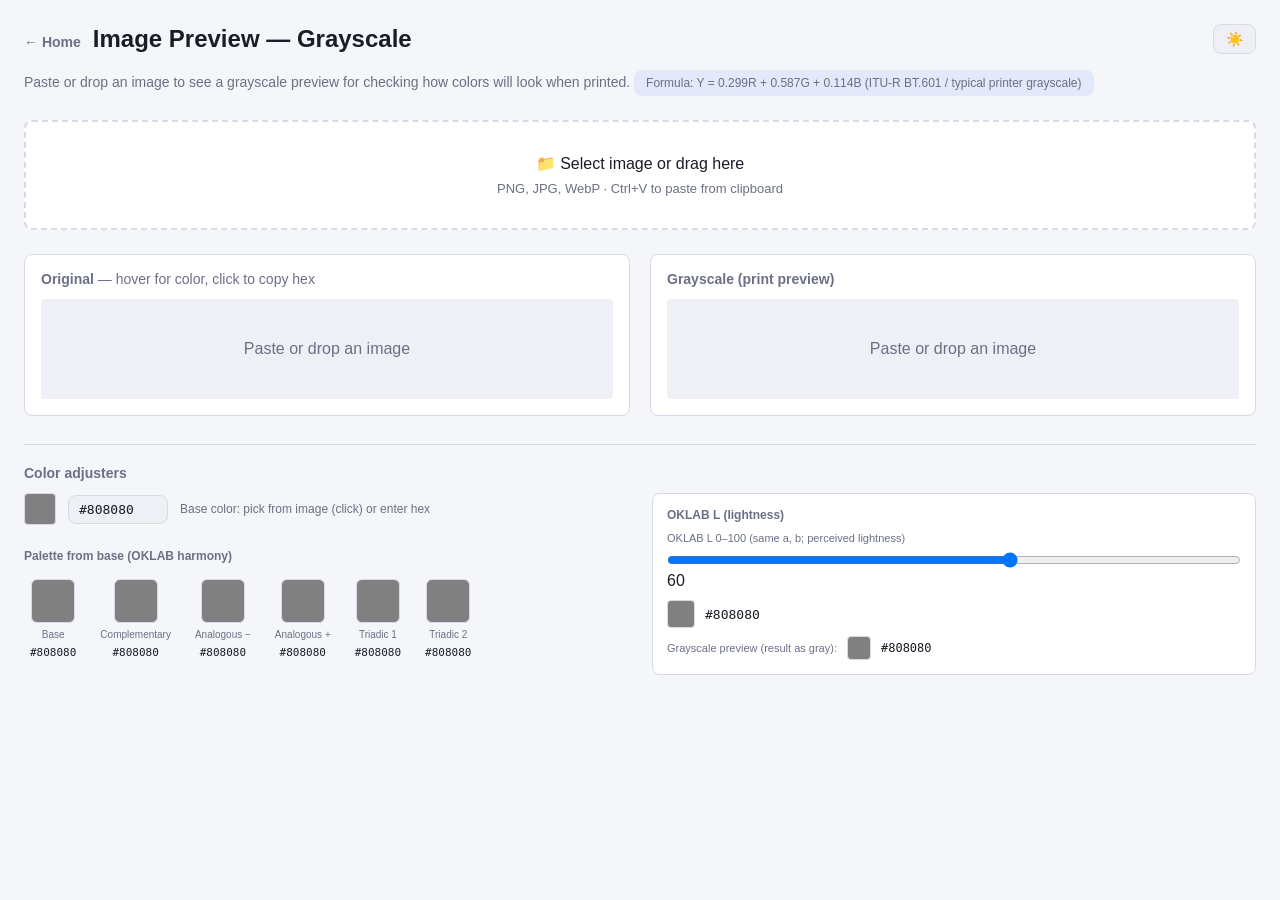
<file: imagepreview.html>
<!DOCTYPE html>
<html lang="en">
<head>
<meta charset="UTF-8">
<meta name="viewport" content="width=device-width, initial-scale=1.0">
<title>Image Preview - Grayscale (for print)</title>
<style>
  :root {
    --bg: #0f1117;
    --surface: #1a1d27;
    --surface2: #242836;
    --border: #2e3348;
    --text: #e4e6f0;
    --text-dim: #8b8fa8;
    --accent: #6c8cff;
    --accent-hover: #8da6ff;
    --accent-bg: rgba(108,140,255,0.12);
    --radius: 8px;
  }
  :root.light {
    --bg: #f5f6fa;
    --surface: #ffffff;
    --surface2: #eef0f6;
    --border: #d8dbe6;
    --text: #1a1d27;
    --text-dim: #6b7085;
    --accent: #4a6cf7;
    --accent-hover: #3855d4;
    --accent-bg: rgba(74,108,247,0.1);
  }

  * { margin: 0; padding: 0; box-sizing: border-box; }

  html, body { overflow-x: hidden; }
  body {
    font-family: 'Segoe UI', -apple-system, BlinkMacSystemFont, sans-serif;
    background: var(--bg);
    color: var(--text);
    min-height: 100vh;
    padding: 24px;
  }

  .container { width: 100%; max-width: 1400px; margin: 0 auto; box-sizing: border-box; }

  h1 { font-size: 24px; margin-bottom: 8px; }
  .subtitle {
    color: var(--text-dim);
    font-size: 14px;
    margin-bottom: 24px;
  }
  .subtitle .tip {
    display: inline-block;
    margin-top: 8px;
    padding: 6px 12px;
    background: var(--accent-bg);
    border-radius: var(--radius);
    font-size: 12px;
  }

  .drop-zone {
    border: 2px dashed var(--border);
    border-radius: var(--radius);
    padding: 32px;
    text-align: center;
    background: var(--surface);
    margin-bottom: 24px;
    transition: border-color 0.15s, background 0.15s;
  }
  .drop-zone:hover, .drop-zone.dragover {
    border-color: var(--accent);
    background: var(--accent-bg);
  }
  .drop-zone label { cursor: pointer; display: block; }
  .drop-zone input { display: none; }
  .drop-zone .hint { color: var(--text-dim); font-size: 13px; margin-top: 8px; }

  .preview-row {
    display: grid;
    grid-template-columns: 1fr 1fr;
    gap: 20px;
    min-width: 0;
  }
  @media (max-width: 900px) { .preview-row { grid-template-columns: 1fr; } }

  .preview-panel {
    background: var(--surface);
    border: 1px solid var(--border);
    border-radius: var(--radius);
    padding: 16px;
    overflow: hidden;
    min-width: 0;
  }
  .preview-panel h3 {
    font-size: 14px;
    margin-bottom: 12px;
    color: var(--text-dim);
  }
  .preview-panel .img-wrap {
    background: var(--surface2);
    border-radius: 4px;
    display: flex;
    align-items: center;
    justify-content: center;
    min-height: 100px;
    max-height: 70vh;
    min-width: 0;
    width: 100%;
    overflow: auto;
  }
  .preview-panel .img-wrap img {
    max-width: 100%;
    max-height: 70vh;
    width: auto;
    height: auto;
    min-width: 0;
    flex-shrink: 1;
    display: block;
  }
  .preview-panel .img-wrap.img-pickable { position: relative; cursor: crosshair; }
  .color-picker-tooltip {
    position: fixed;
    z-index: 100;
    padding: 6px 10px;
    border-radius: 4px;
    background: var(--surface2);
    border: 1px solid var(--border);
    font-size: 12px;
    font-family: monospace;
    display: flex;
    align-items: center;
    gap: 8px;
    pointer-events: none;
    box-shadow: var(--shadow, 0 2px 8px rgba(0,0,0,0.3));
  }
  .color-picker-tooltip .swatch {
    width: 16px;
    height: 16px;
    border-radius: 2px;
    border: 1px solid var(--border);
  }
  .color-picker-tooltip .hint { font-size: 10px; color: var(--text-dim); }

  .empty-state {
    color: var(--text-dim);
    padding: 40px;
  }

  .color-tools {
    margin-top: 28px;
    padding-top: 20px;
    border-top: 1px solid var(--border);
  }
  .color-tools h3 {
    font-size: 14px;
    color: var(--text-dim);
    margin-bottom: 12px;
  }
  .color-tools-grid {
    display: grid;
    grid-template-columns: 1fr 1fr;
    gap: 24px;
    align-items: start;
  }
  @media (max-width: 700px) { .color-tools-grid { grid-template-columns: 1fr; } }
  .color-tools .base-row {
    display: flex;
    align-items: center;
    gap: 12px;
    margin-bottom: 20px;
    flex-wrap: wrap;
  }
  .color-tools .base-row .swatch {
    width: 32px;
    height: 32px;
    border-radius: 4px;
    border: 1px solid var(--border);
    flex-shrink: 0;
  }
  .color-tools .base-row input[type="text"] {
    width: 100px;
    padding: 6px 10px;
    border: 1px solid var(--border);
    border-radius: var(--radius);
    background: var(--surface2);
    color: var(--text);
    font-family: monospace;
    font-size: 13px;
  }
  .color-tools .base-row .hint {
    font-size: 12px;
    color: var(--text-dim);
  }
  .color-tools .tool-card {
    background: var(--surface);
    border: 1px solid var(--border);
    border-radius: var(--radius);
    padding: 14px;
  }
  .color-tools .tool-card h4 {
    font-size: 12px;
    color: var(--text-dim);
    margin-bottom: 10px;
  }
  .color-tools .tool-card .out-row {
    display: flex;
    align-items: center;
    gap: 10px;
    margin-top: 10px;
  }
  .color-tools .tool-card .out-row .swatch {
    width: 28px;
    height: 28px;
    border-radius: 4px;
    border: 1px solid var(--border);
    cursor: pointer;
  }
  .color-tools .tool-card .out-row .hex {
    font-family: monospace;
    font-size: 13px;
    cursor: pointer;
  }
  .color-tools .tool-card label {
    display: block;
    font-size: 11px;
    color: var(--text-dim);
    margin-top: 8px;
    margin-bottom: 4px;
  }
  .color-tools .tool-card input[type="range"] {
    width: 100%;
    margin: 4px 0;
  }

  .palette-section { margin-top: 24px; }
  .palette-section h4 {
    font-size: 12px;
    color: var(--text-dim);
    margin-bottom: 10px;
  }
  .palette-row {
    display: flex;
    flex-wrap: wrap;
    gap: 12px;
    align-items: flex-end;
  }
  .palette-swatch {
    display: flex;
    flex-direction: column;
    align-items: center;
    gap: 6px;
    cursor: pointer;
    padding: 6px;
    border-radius: var(--radius);
    transition: background 0.15s;
  }
  .palette-swatch:hover { background: var(--accent-bg); }
  .palette-swatch .box {
    width: 44px;
    height: 44px;
    border-radius: 6px;
    border: 1px solid var(--border);
  }
  .palette-swatch .label { font-size: 10px; color: var(--text-dim); }
  .palette-swatch .hex { font-size: 11px; font-family: monospace; }
</style>
</head>
<body>
<div class="container">
  <div style="display:flex;align-items:center;justify-content:space-between;flex-wrap:wrap;gap:12px;margin-bottom:8px">
    <h1 style="margin-bottom:0"><a href="index.html" style="color:var(--text-dim);text-decoration:none;font-size:14px;margin-right:12px" title="Back to main site">← Home</a>Image Preview — Grayscale</h1>
    <button type="button" id="themeToggle" style="padding:6px 12px;border-radius:var(--radius);border:1px solid var(--border);background:var(--surface2);color:var(--text);cursor:pointer;font-size:14px" title="Light/Dark mode">🌙</button>
  </div>
  <p class="subtitle">
    Paste or drop an image to see a grayscale preview for checking how colors will look when printed.
    <span class="tip">Formula: Y = 0.299R + 0.587G + 0.114B (ITU-R BT.601 / typical printer grayscale)</span>
  </p>

  <div class="drop-zone" id="dropZone">
    <label>
      <input type="file" id="fileInput" accept="image/*">
      📁 Select image or drag here
    </label>
    <div class="hint">PNG, JPG, WebP · Ctrl+V to paste from clipboard</div>
  </div>

  <div class="preview-row">
    <div class="preview-panel">
      <h3>Original <span class="hint" style="font-weight:normal">— hover for color, click to copy hex</span></h3>
      <div class="img-wrap" id="origWrap">
        <div class="empty-state" id="origEmpty">Paste or drop an image</div>
      </div>
    </div>
    <div class="preview-panel">
      <h3>Grayscale (print preview)</h3>
      <div class="img-wrap" id="grayWrap">
        <div class="empty-state" id="grayEmpty">Paste or drop an image</div>
      </div>
    </div>
  </div>

  <section class="color-tools" id="colorToolsSection">
    <h3>Color adjusters</h3>
    <div class="color-tools-grid">
      <div class="color-tools-left">
        <div class="base-row">
          <span class="swatch" id="baseSwatch" style="background:#808080"></span>
          <input type="text" id="baseHexInput" value="#808080" placeholder="#RRGGBB" maxlength="7">
          <span class="hint">Base color: pick from image (click) or enter hex</span>
        </div>
        <div class="palette-section">
          <h4>Palette from base (OKLAB harmony)</h4>
          <div class="palette-row" id="paletteRow"></div>
        </div>
      </div>
      <div class="color-tools-right">
        <div class="tool-card">
          <h4>OKLAB L (lightness)</h4>
          <label>OKLAB L 0–100 (same a, b; perceived lightness)</label>
          <input type="range" id="labLSlider" min="0" max="100" value="53">
          <span id="labLValue">53</span>
          <div class="out-row">
            <span class="swatch" id="labOutSwatch" title="click to copy"></span>
            <span class="hex" id="labOutHex">#808080</span>
          </div>
          <div class="out-row" style="margin-top:8px">
            <span class="label" style="font-size:11px;color:var(--text-dim)">Grayscale preview (result as gray):</span>
            <span class="swatch" id="labResultPreviewSwatch" style="width:24px;height:24px;background:#808080" title="click to copy"></span>
            <span class="hex" id="labResultPreviewHex" style="font-size:12px;cursor:pointer" title="click to copy">#808080</span>
          </div>
        </div>
      </div>
    </div>
  </section>
</div>
<div id="colorPickerTooltip" class="color-picker-tooltip" style="display:none">
  <span class="swatch" id="colorPickerSwatch"></span>
  <span id="colorPickerHex"></span>
  <span class="hint" id="colorPickerHint">click to copy</span>
</div>

<script>
(function() {
  const fileInput = document.getElementById('fileInput');
  const dropZone = document.getElementById('dropZone');
  const origWrap = document.getElementById('origWrap');
  const grayWrap = document.getElementById('grayWrap');
  const origEmpty = document.getElementById('origEmpty');
  const grayEmpty = document.getElementById('grayEmpty');

  // ITU-R BT.601 luminance (typical printer grayscale)
  function toGrayscale(data) {
    for (let i = 0; i < data.length; i += 4) {
      const r = data[i], g = data[i+1], b = data[i+2];
      const y = Math.round(0.299 * r + 0.587 * g + 0.114 * b);
      data[i] = data[i+1] = data[i+2] = y;
    }
  }

  let currentUrl = null;
  let colorPickerCanvas = null;
  const tooltipEl = document.getElementById('colorPickerTooltip');
  const swatchEl = document.getElementById('colorPickerSwatch');
  const hexEl = document.getElementById('colorPickerHex');
  const hintEl = document.getElementById('colorPickerHint');

  function rgbToHex(r, g, b) {
    return '#' + [r, g, b].map(function(x) { return ('0' + Math.max(0, Math.min(255, Math.round(x))).toString(16)).slice(-2); }).join('');
  }

  function parseHex(hex) {
    hex = String(hex).trim().replace(/^#/, '');
    if (hex.length === 3) hex = hex[0]+hex[0]+hex[1]+hex[1]+hex[2]+hex[2];
    if (hex.length !== 6) return null;
    var n = parseInt(hex, 16);
    if (isNaN(n)) return null;
    return { r: (n >> 16) & 255, g: (n >> 8) & 255, b: n & 255 };
  }

  function luminance(r, g, b) {
    return 0.299 * r + 0.587 * g + 0.114 * b;
  }

  // OKLAB (L 0–1 in spec; we use 0–100 in UI)
  function rgbToOklab(r, g, b) {
    var rl = r / 255, gl = g / 255, bl = b / 255;
    rl = rl <= 0.04045 ? rl / 12.92 : Math.pow((rl + 0.055) / 1.055, 2.4);
    gl = gl <= 0.04045 ? gl / 12.92 : Math.pow((gl + 0.055) / 1.055, 2.4);
    bl = bl <= 0.04045 ? bl / 12.92 : Math.pow((bl + 0.055) / 1.055, 2.4);
    var l = 0.4122214708 * rl + 0.5363325363 * gl + 0.0514459929 * bl;
    var m = 0.2119034982 * rl + 0.6806995451 * gl + 0.1073969566 * bl;
    var s = 0.0883024619 * rl + 0.2817188376 * gl + 0.6299787005 * bl;
    var l_ = Math.cbrt(l), m_ = Math.cbrt(m), s_ = Math.cbrt(s);
    return {
      L: (0.2104542553 * l_ + 0.7936177850 * m_ - 0.0040720468 * s_) * 100,
      a: 1.9779984951 * l_ - 2.4285922050 * m_ + 0.4505937099 * s_,
      b: 0.0259040371 * l_ + 0.7827717662 * m_ - 0.8086757660 * s_
    };
  }

  function oklabToRgb(L100, a, b) {
    var L = L100 / 100;
    var l_ = L + 0.3963377774 * a + 0.2158037573 * b;
    var m_ = L - 0.1055613458 * a - 0.0638541728 * b;
    var s_ = L - 0.0894841775 * a - 1.2914855480 * b;
    var l = l_ * l_ * l_, m = m_ * m_ * m_, s = s_ * s_ * s_;
    var rl = 4.0767416621 * l - 3.3077115913 * m + 0.2309699292 * s;
    var gl = -1.2684380046 * l + 2.6097574011 * m - 0.3413193965 * s;
    var bl = -0.0041960863 * l - 0.7034186147 * m + 1.7076147010 * s;
    function toSrgb(c) { return c <= 0.0031308 ? 12.92 * c : 1.055 * Math.pow(c, 1/2.4) - 0.055; }
    return {
      r: Math.round(Math.max(0, Math.min(255, toSrgb(rl) * 255))),
      g: Math.round(Math.max(0, Math.min(255, toSrgb(gl) * 255))),
      b: Math.round(Math.max(0, Math.min(255, toSrgb(bl) * 255)))
    };
  }

  var baseColor = { r: 128, g: 128, b: 128 };

  function updateColorFromBase() {
    var hex = document.getElementById('baseHexInput').value.trim();
    var rgb = parseHex(hex);
    if (!rgb) return;
    baseColor = rgb;
    document.getElementById('baseSwatch').style.background = rgbToHex(rgb.r, rgb.g, rgb.b);

    var lab = rgbToOklab(rgb.r, rgb.g, rgb.b);
    var labLSlider = document.getElementById('labLSlider');
    var labLVal = Math.round(lab.L);
    labLSlider.value = labLVal;
    document.getElementById('labLValue').textContent = labLVal;
    var rgb2 = oklabToRgb(lab.L, lab.a, lab.b);
    var labHex = rgbToHex(rgb2.r, rgb2.g, rgb2.b);
    document.getElementById('labOutSwatch').style.background = labHex;
    document.getElementById('labOutHex').textContent = labHex;
    var labY = Math.round(luminance(rgb2.r, rgb2.g, rgb2.b));
    var labResultGrayHex = rgbToHex(labY, labY, labY);
    document.getElementById('labResultPreviewSwatch').style.background = labResultGrayHex;
    document.getElementById('labResultPreviewHex').textContent = labResultGrayHex;
    updatePalette();
  }

  function updateLabFromSlider() {
    var lab = rgbToOklab(baseColor.r, baseColor.g, baseColor.b);
    var l = parseFloat(document.getElementById('labLSlider').value, 10);
    document.getElementById('labLValue').textContent = Math.round(l);
    var rgb2 = oklabToRgb(l, lab.a, lab.b);
    var hex = rgbToHex(rgb2.r, rgb2.g, rgb2.b);
    document.getElementById('labOutSwatch').style.background = hex;
    document.getElementById('labOutHex').textContent = hex;
    var labY = Math.round(luminance(rgb2.r, rgb2.g, rgb2.b));
    var labResultGrayHex = rgbToHex(labY, labY, labY);
    document.getElementById('labResultPreviewSwatch').style.background = labResultGrayHex;
    document.getElementById('labResultPreviewHex').textContent = labResultGrayHex;
  }

  function rotateOklabAb(a, b, deg) {
    var rad = deg * Math.PI / 180;
    var c = Math.cos(rad), s = Math.sin(rad);
    return { a: a * c - b * s, b: a * s + b * c };
  }

  function updatePalette() {
    var lab = rgbToOklab(baseColor.r, baseColor.g, baseColor.b);
    var L = lab.L, a = lab.a, b = lab.b;
    var items = [
      { label: 'Base', hex: rgbToHex(baseColor.r, baseColor.g, baseColor.b) },
      { label: 'Complementary', hex: (function() { var r = oklabToRgb(L, -a, -b); return rgbToHex(r.r, r.g, r.b); })() },
      { label: 'Analogous −', hex: (function() { var t = rotateOklabAb(a, b, -40); var r = oklabToRgb(L, t.a, t.b); return rgbToHex(r.r, r.g, r.b); })() },
      { label: 'Analogous +', hex: (function() { var t = rotateOklabAb(a, b, 40); var r = oklabToRgb(L, t.a, t.b); return rgbToHex(r.r, r.g, r.b); })() },
      { label: 'Triadic 1', hex: (function() { var t = rotateOklabAb(a, b, 120); var r = oklabToRgb(L, t.a, t.b); return rgbToHex(r.r, r.g, r.b); })() },
      { label: 'Triadic 2', hex: (function() { var t = rotateOklabAb(a, b, 240); var r = oklabToRgb(L, t.a, t.b); return rgbToHex(r.r, r.g, r.b); })() }
    ];
    var row = document.getElementById('paletteRow');
    row.innerHTML = items.map(function(item) {
      return '<div class="palette-swatch" data-hex="' + item.hex + '" title="click to copy">' +
        '<span class="box" style="background:' + item.hex + '"></span>' +
        '<span class="label">' + item.label + '</span>' +
        '<span class="hex">' + item.hex + '</span></div>';
    }).join('');
    row.querySelectorAll('.palette-swatch').forEach(function(el) {
      el.addEventListener('click', function() {
        var hex = el.getAttribute('data-hex');
        navigator.clipboard.writeText(hex).then(function() {
          var span = el.querySelector('.hex');
          var t = span.textContent; span.textContent = 'Copied!'; setTimeout(function() { span.textContent = t; }, 600);
        });
      });
    });
  }

  function fitPreviewToContainer() {
    var maxH = Math.floor(window.innerHeight * 0.7);
    [origWrap, grayWrap].forEach(function(wrap) {
      var el = wrap && wrap.querySelector('img');
      if (!el) return;
      var maxW = wrap.clientWidth;
      if (maxW <= 0) return;
      el.style.maxWidth = maxW + 'px';
      el.style.maxHeight = maxH + 'px';
    });
  }

  function processImage(file) {
    if (currentUrl) URL.revokeObjectURL(currentUrl);
    currentUrl = URL.createObjectURL(file);

    const img = new Image();
    img.onload = function() {
      origEmpty?.remove();
      grayEmpty?.remove();

      img.style.maxWidth = '100%';
      img.style.maxHeight = '70vh';
      img.style.width = 'auto';
      img.style.height = 'auto';
      img.style.display = 'block';
      img.style.minWidth = '0';
      origWrap.innerHTML = '';
      origWrap.appendChild(img);
      origWrap.classList.add('img-pickable');

      var w = img.naturalWidth || img.width, h = img.naturalHeight || img.height;
      colorPickerCanvas = document.createElement('canvas');
      colorPickerCanvas.width = w;
      colorPickerCanvas.height = h;
      colorPickerCanvas.getContext('2d').drawImage(img, 0, 0);

      function onOrigMouseMove(e) {
        if (!colorPickerCanvas) return;
        var rect = img.getBoundingClientRect();
        var x = e.clientX - rect.left, y = e.clientY - rect.top;
        if (x < 0 || y < 0 || x >= rect.width || y >= rect.height) { tooltipEl.style.display = 'none'; return; }
        var px = Math.floor((x / rect.width) * w);
        var py = Math.floor((y / rect.height) * h);
        px = Math.max(0, Math.min(w - 1, px));
        py = Math.max(0, Math.min(h - 1, py));
        var ctx = colorPickerCanvas.getContext('2d');
        var data = ctx.getImageData(px, py, 1, 1).data;
        var r = data[0], g = data[1], b = data[2];
        var hex = rgbToHex(r, g, b);
        hexEl.textContent = hex;
        swatchEl.style.background = hex;
        tooltipEl.style.display = 'flex';
        tooltipEl.style.left = (e.clientX + 14) + 'px';
        tooltipEl.style.top = (e.clientY + 14) + 'px';
        hintEl.textContent = 'click to copy';
      }
      function onOrigMouseLeave() {
        tooltipEl.style.display = 'none';
      }
      function onOrigClick(e) {
        if (!colorPickerCanvas) return;
        var rect = img.getBoundingClientRect();
        var x = e.clientX - rect.left, y = e.clientY - rect.top;
        if (x < 0 || y < 0 || x >= rect.width || y >= rect.height) return;
        var px = Math.floor((x / rect.width) * w);
        var py = Math.floor((y / rect.height) * h);
        px = Math.max(0, Math.min(w - 1, px));
        py = Math.max(0, Math.min(h - 1, py));
        var data = colorPickerCanvas.getContext('2d').getImageData(px, py, 1, 1).data;
        var hex = rgbToHex(data[0], data[1], data[2]);
        document.getElementById('baseHexInput').value = hex;
        updateColorFromBase();
        navigator.clipboard.writeText(hex).then(function() {
          hintEl.textContent = 'Copied!';
          setTimeout(function() { hintEl.textContent = 'click to copy'; }, 800);
        }).catch(function() {});
      }
      img.addEventListener('mousemove', onOrigMouseMove);
      img.addEventListener('mouseleave', onOrigMouseLeave);
      img.addEventListener('click', onOrigClick);

      var maxH = Math.floor(window.innerHeight * 0.7);
      var maxW = origWrap.clientWidth || (document.documentElement.clientWidth - 48);
      if (maxW > 0) {
        img.style.maxWidth = maxW + 'px';
        img.style.maxHeight = maxH + 'px';
      }

      const canvas = document.createElement('canvas');
      canvas.width = w;
      canvas.height = h;
      const ctx = canvas.getContext('2d');
      ctx.drawImage(img, 0, 0);
      const imageData = ctx.getImageData(0, 0, w, h);
      const data = imageData.data;
      toGrayscale(data);
      ctx.putImageData(imageData, 0, 0);

      const grayImg = document.createElement('img');
      grayImg.alt = 'Grayscale preview';
      grayImg.style.width = 'auto';
      grayImg.style.height = 'auto';
      grayImg.style.display = 'block';
      grayImg.style.minWidth = '0';
      grayImg.onload = function() {
        fitPreviewToContainer();
        requestAnimationFrame(fitPreviewToContainer);
        setTimeout(fitPreviewToContainer, 80);
      };
      grayImg.src = canvas.toDataURL('image/png');
      grayWrap.innerHTML = '';
      grayWrap.appendChild(grayImg);

      fitPreviewToContainer();
      requestAnimationFrame(function() {
        fitPreviewToContainer();
        setTimeout(fitPreviewToContainer, 80);
      });
    };
    img.onerror = function() {
      if (currentUrl) URL.revokeObjectURL(currentUrl);
      currentUrl = null;
      alert('Failed to load image');
    };
    img.src = currentUrl;
  }

  fileInput.addEventListener('change', function() {
    if (fileInput.files.length) processImage(fileInput.files[0]);
  });

  dropZone.addEventListener('dragover', function(e) {
    e.preventDefault();
    dropZone.classList.add('dragover');
  });
  dropZone.addEventListener('dragleave', function() {
    dropZone.classList.remove('dragover');
  });
  dropZone.addEventListener('drop', function(e) {
    e.preventDefault();
    dropZone.classList.remove('dragover');
    const f = e.dataTransfer?.files?.[0];
    if (f && f.type.startsWith('image/')) processImage(f);
    else alert('Please drop an image file');
  });

  document.addEventListener('paste', function(e) {
    const items = e.clipboardData?.items;
    if (!items) return;
    for (let i = 0; i < items.length; i++) {
      if (items[i].type.startsWith('image/')) {
        const blob = items[i].getAsFile();
        if (blob) {
          e.preventDefault();
          processImage(blob);
        }
        return;
      }
    }
  });

  window.addEventListener('resize', fitPreviewToContainer);

  var baseHexInput = document.getElementById('baseHexInput');
  var labLSlider = document.getElementById('labLSlider');
  var labOutHex = document.getElementById('labOutHex');
  var labOutSwatch = document.getElementById('labOutSwatch');

  baseHexInput.addEventListener('change', updateColorFromBase);
  baseHexInput.addEventListener('keydown', function(e) { if (e.key === 'Enter') updateColorFromBase(); });
  labLSlider.addEventListener('input', updateLabFromSlider);

  function copyLab() {
    var hex = labOutHex.textContent;
    navigator.clipboard.writeText(hex).then(function() {
      var t = labOutHex.textContent; labOutHex.textContent = 'Copied!'; setTimeout(function() { labOutHex.textContent = t; }, 600);
    });
  }
  labOutSwatch.addEventListener('click', copyLab);
  labOutHex.addEventListener('click', copyLab);

  var labResultPreviewSwatch = document.getElementById('labResultPreviewSwatch');
  var labResultPreviewHex = document.getElementById('labResultPreviewHex');
  function copyLabResultPreview() {
    var hex = labResultPreviewHex.textContent;
    if (!hex) return;
    navigator.clipboard.writeText(hex).then(function() {
      var t = labResultPreviewHex.textContent; labResultPreviewHex.textContent = 'Copied!'; setTimeout(function() { labResultPreviewHex.textContent = t; }, 600);
    });
  }
  labResultPreviewSwatch.addEventListener('click', copyLabResultPreview);
  labResultPreviewHex.addEventListener('click', copyLabResultPreview);

  updateColorFromBase();
  updatePalette();

  function toggleTheme() {
    var root = document.documentElement;
    var isLight = root.classList.toggle('light');
    document.getElementById('themeToggle').textContent = isLight ? '☀️' : '🌙';
    localStorage.setItem('theme', isLight ? 'light' : 'dark');
  }
  document.getElementById('themeToggle').addEventListener('click', toggleTheme);
  if (localStorage.getItem('theme') !== 'dark') {
    document.documentElement.classList.add('light');
    document.getElementById('themeToggle').textContent = '☀️';
  }
})();
</script>
</body>
</html>
</file>
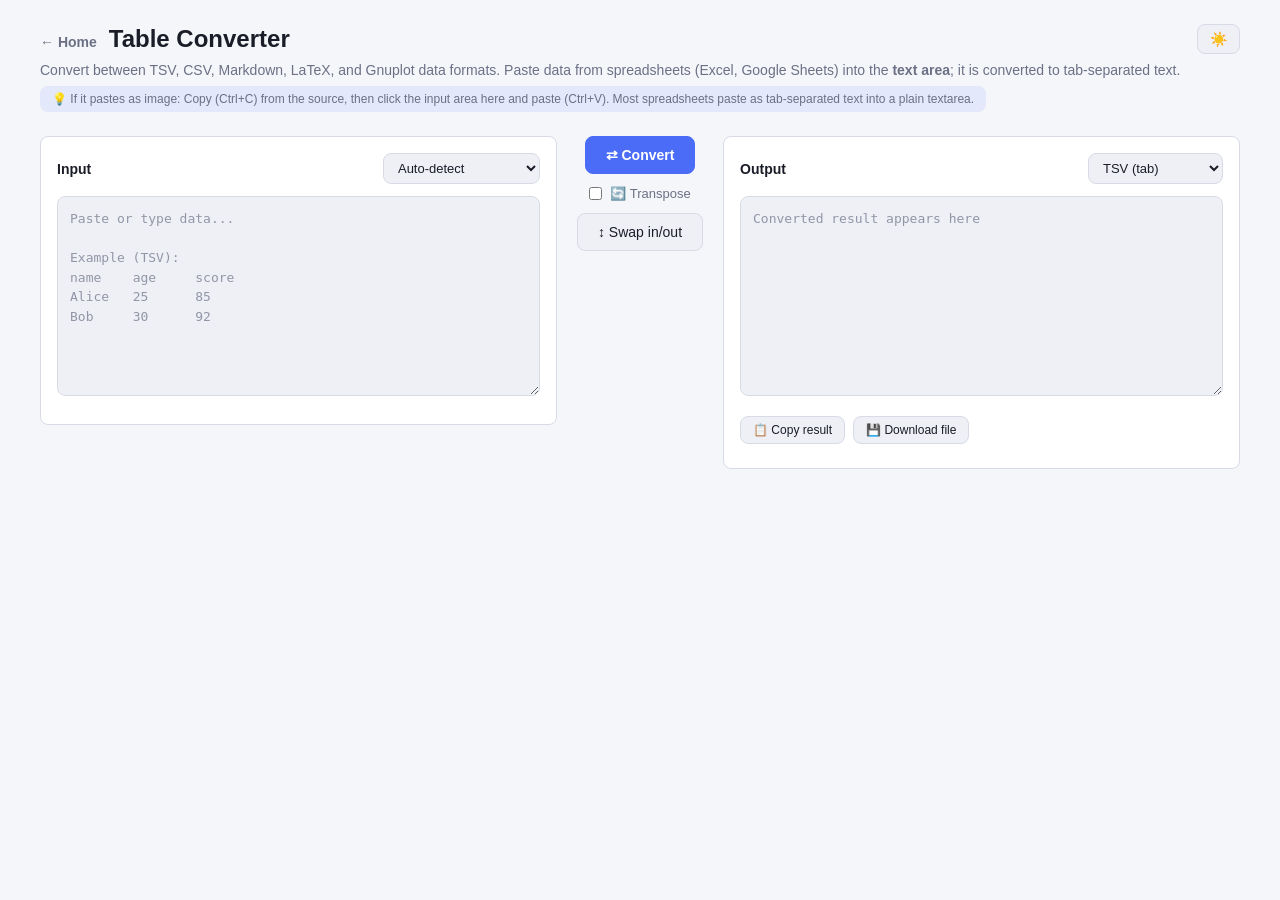
<file: tableconverter.html>
<!DOCTYPE html>
<html lang="en">
<head>
<meta charset="UTF-8">
<meta name="viewport" content="width=device-width, initial-scale=1.0">
<title>Table Converter - TSV, CSV, Markdown, LaTeX, Gnuplot</title>
<style>
  :root {
    --bg: #0f1117;
    --surface: #1a1d27;
    --surface2: #242836;
    --border: #2e3348;
    --text: #e4e6f0;
    --text-dim: #8b8fa8;
    --accent: #6c8cff;
    --accent-hover: #8da6ff;
    --accent-bg: rgba(108,140,255,0.12);
    --radius: 8px;
  }
  :root.light {
    --bg: #f5f6fa;
    --surface: #ffffff;
    --surface2: #eef0f6;
    --border: #d8dbe6;
    --text: #1a1d27;
    --text-dim: #6b7085;
    --accent: #4a6cf7;
    --accent-hover: #3855d4;
    --accent-bg: rgba(74,108,247,0.1);
  }

  * { margin: 0; padding: 0; box-sizing: border-box; }

  body {
    font-family: 'Segoe UI', -apple-system, BlinkMacSystemFont, sans-serif;
    background: var(--bg);
    color: var(--text);
    min-height: 100vh;
    padding: 24px;
  }

  .container {
    max-width: 1200px;
    margin: 0 auto;
  }

  h1 {
    font-size: 24px;
    margin-bottom: 8px;
  }
  .subtitle {
    color: var(--text-dim);
    font-size: 14px;
    margin-bottom: 24px;
  }
  .subtitle .tip {
    display: inline-block;
    margin-top: 8px;
    padding: 6px 12px;
    background: var(--accent-bg);
    border-radius: var(--radius);
    font-size: 12px;
  }

  .layout {
    display: grid;
    grid-template-columns: 1fr auto 1fr;
    gap: 20px;
    align-items: start;
  }
  @media (max-width: 900px) {
    .layout { grid-template-columns: 1fr; }
  }

  .panel {
    background: var(--surface);
    border: 1px solid var(--border);
    border-radius: var(--radius);
    padding: 16px;
    overflow: hidden;
  }

  .panel-header {
    display: flex;
    align-items: center;
    justify-content: space-between;
    margin-bottom: 12px;
    flex-wrap: wrap;
    gap: 8px;
  }
  .panel-title { font-size: 14px; font-weight: 600; }

  select {
    padding: 6px 10px;
    border-radius: var(--radius);
    border: 1px solid var(--border);
    background: var(--surface2);
    color: var(--text);
    font-size: 13px;
    font-family: inherit;
    cursor: pointer;
  }

  textarea {
    width: 100%;
    min-height: 200px;
    padding: 12px;
    border: 1px solid var(--border);
    border-radius: var(--radius);
    background: var(--surface2);
    color: var(--text);
    font-family: 'Consolas', 'Monaco', monospace;
    font-size: 13px;
    line-height: 1.5;
    resize: vertical;
  }
  textarea:focus {
    outline: none;
    border-color: var(--accent);
    box-shadow: 0 0 0 2px var(--accent-bg);
  }
  textarea::placeholder { color: var(--text-dim); opacity: 0.7; }

  .convert-zone {
    display: flex;
    flex-direction: column;
    align-items: center;
    justify-content: center;
    gap: 12px;
  }

  .btn {
    padding: 10px 20px;
    border-radius: var(--radius);
    border: 1px solid var(--border);
    background: var(--surface2);
    color: var(--text);
    font-size: 14px;
    cursor: pointer;
    transition: all 0.15s;
    font-family: inherit;
  }
  .btn:hover { border-color: var(--accent); background: var(--accent-bg); }
  .btn-primary {
    background: var(--accent);
    border-color: var(--accent);
    color: #fff;
    font-weight: 600;
  }
  .btn-primary:hover { background: var(--accent-hover); border-color: var(--accent-hover); }

  .btn-copy {
    padding: 6px 12px;
    font-size: 12px;
    margin-top: 8px;
  }

  .transpose-opt {
    display: flex;
    align-items: center;
    gap: 8px;
    cursor: pointer;
    font-size: 13px;
    color: var(--text-dim);
    user-select: none;
  }
  .transpose-opt:hover { color: var(--text); }
  .transpose-opt input { cursor: pointer; }

  .error-msg {
    color: #ff6b6b;
    font-size: 12px;
    margin-top: 8px;
  }

  .stats {
    font-size: 12px;
    color: var(--text-dim);
    margin-top: 8px;
  }

  .preview-panel {
    margin-top: 20px;
  }

  .markdown-preview {
    margin-top: 8px;
    border: 1px solid var(--border);
    border-radius: var(--radius);
    background: var(--surface2);
    overflow: auto;
  }

  .markdown-preview table {
    width: 100%;
    min-width: 420px;
    border-collapse: collapse;
  }

  .markdown-preview th,
  .markdown-preview td {
    padding: 10px 12px;
    border-right: 1px solid var(--border);
    border-bottom: 1px solid var(--border);
    font-size: 13px;
    text-align: left;
    vertical-align: top;
  }

  .markdown-preview th {
    background: var(--accent-bg);
    font-weight: 600;
  }

  .markdown-preview th:last-child,
  .markdown-preview td:last-child {
    border-right: 0;
  }

  .markdown-preview tbody tr:last-child td {
    border-bottom: 0;
  }

  .preview-empty {
    padding: 16px;
    color: var(--text-dim);
    font-size: 13px;
  }
</style>
</head>
<body>
<div class="container">
  <div style="display:flex;align-items:center;justify-content:space-between;flex-wrap:wrap;gap:12px;margin-bottom:8px">
    <h1 style="margin-bottom:0"><a href="index.html" style="color:var(--text-dim);text-decoration:none;font-size:14px;margin-right:12px" title="Back to main site">← Home</a>Table Converter</h1>
    <button type="button" id="themeToggle" style="padding:6px 12px;border-radius:var(--radius);border:1px solid var(--border);background:var(--surface2);color:var(--text);cursor:pointer;font-size:14px" title="Light/Dark mode">🌙</button>
  </div>
  <p class="subtitle">
    Convert between TSV, CSV, Markdown, LaTeX, and Gnuplot data formats. Paste data from spreadsheets (Excel, Google Sheets) into the <strong>text area</strong>; it is converted to tab-separated text.
    <span class="tip">💡 If it pastes as image: Copy (Ctrl+C) from the source, then click the input area here and paste (Ctrl+V). Most spreadsheets paste as tab-separated text into a plain textarea.</span>
  </p>

  <div class="layout">
    <div class="panel">
      <div class="panel-header">
        <span class="panel-title">Input</span>
        <select id="inputFormat">
          <option value="auto">Auto-detect</option>
          <option value="tsv">TSV (tab)</option>
          <option value="csv">CSV (comma)</option>
          <option value="markdown">Markdown</option>
          <option value="latex">LaTeX</option>
          <option value="gnuplot">Gnuplot (space/tab)</option>
        </select>
      </div>
      <textarea id="inputData" placeholder="Paste or type data...&#10;&#10;Example (TSV):&#10;name	age	score&#10;Alice	25	85&#10;Bob	30	92"></textarea>
      <div class="stats" id="inputStats"></div>
    </div>

    <div class="convert-zone">
      <button class="btn btn-primary" id="btnConvert">⇄ Convert</button>
      <label class="transpose-opt" title="Swap rows and columns">
        <input type="checkbox" id="chkTranspose">
        <span>🔄 Transpose</span>
      </label>
      <button class="btn" id="btnSwap">↕ Swap in/out</button>
    </div>

    <div class="panel">
      <div class="panel-header">
        <span class="panel-title">Output</span>
        <select id="outputFormat">
          <option value="tsv">TSV (tab)</option>
          <option value="csv">CSV (comma)</option>
          <option value="markdown">Markdown</option>
          <option value="latex">LaTeX</option>
          <option value="gnuplot">Gnuplot (space)</option>
        </select>
      </div>
      <textarea id="outputData" readonly placeholder="Converted result appears here"></textarea>
      <div class="stats" id="outputStats"></div>
      <div style="display: flex; gap: 8px; margin-top: 8px; flex-wrap: wrap;">
        <button class="btn btn-copy" id="btnCopy">📋 Copy result</button>
        <button class="btn btn-copy" id="btnDownload">💾 Download file</button>
      </div>
      <div class="error-msg" id="errorMsg"></div>
    </div>
  </div>

  <div class="panel preview-panel" id="markdownPreviewSection" hidden>
    <div class="panel-header" style="margin-bottom: 0;">
      <span class="panel-title">Markdown Preview</span>
    </div>
    <div class="markdown-preview" id="markdownPreview"></div>
  </div>
</div>

<script>
(function() {
  const inputEl = document.getElementById('inputData');
  const outputEl = document.getElementById('outputData');
  const inputFormatEl = document.getElementById('inputFormat');
  const outputFormatEl = document.getElementById('outputFormat');
  const btnConvert = document.getElementById('btnConvert');
  const btnSwap = document.getElementById('btnSwap');
  const btnCopy = document.getElementById('btnCopy');
  const btnDownload = document.getElementById('btnDownload');
  const errorMsg = document.getElementById('errorMsg');
  const inputStats = document.getElementById('inputStats');
  const outputStats = document.getElementById('outputStats');
  const markdownPreviewSection = document.getElementById('markdownPreviewSection');
  const markdownPreview = document.getElementById('markdownPreview');

  // Paste handler: only intercept when HTML contains <table> (e.g. Excel).
  // VSCode pastes both text/html and text/plain; if no table, we don't preventDefault so plain text paste works.
  inputEl.addEventListener('paste', function(e) {
    const html = e.clipboardData?.getData('text/html');
    if (!html) return;
    const text = extractTableFromHtml(html);
    if (text) {
      e.preventDefault();
      document.execCommand('insertText', false, text);
    }
  });

  function extractTableFromHtml(html) {
    const parser = new DOMParser();
    const doc = parser.parseFromString(html, 'text/html');
    const table = doc.querySelector('table');
    if (!table) return null;
    const rows = table.querySelectorAll('tr');
    const result = [];
    rows.forEach(function(tr) {
      const cells = tr.querySelectorAll('td, th');
      const row = Array.from(cells).map(function(c) { return c.textContent.trim(); });
      result.push(row.join('\t'));
    });
    return result.join('\n');
  }

  function parseCsvLine(line, delimiter) {
    delimiter = delimiter || ',';
    const result = [];
    let current = '';
    let inQuotes = false;
    for (let i = 0; i < line.length; i++) {
      const c = line[i];
      if (c === '"') {
        if (inQuotes && line[i + 1] === '"') {
          current += '"';
          i++;
        } else {
          inQuotes = !inQuotes;
        }
      } else if (c === delimiter && !inQuotes) {
        result.push(current);
        current = '';
      } else {
        current += c;
      }
    }
    result.push(current);
    return result;
  }

  function parseCsv(text) {
    const lines = text.split(/\r?\n/);
    const rows = [];
    lines.forEach(function(line) {
      if (line.trim() === '') return;
      rows.push(parseCsvLine(line, ','));
    });
    return rows;
  }

  function parseTsv(text) {
    const lines = text.split(/\r?\n/);
    const rows = [];
    lines.forEach(function(line) {
      if (line.trim() === '') return;
      rows.push(line.split('\t'));
    });
    return rows;
  }

  function parseGnuplot(text) {
    const lines = text.split(/\r?\n/);
    const rows = [];
    lines.forEach(function(line) {
      const trimmed = line.trim();
      if (trimmed === '' || trimmed.startsWith('#')) return;
      rows.push(trimmed.split(/\s+/));
    });
    return rows;
  }

  function splitMarkdownRow(line) {
    let trimmed = line.trim();
    if (trimmed.startsWith('|')) trimmed = trimmed.slice(1);
    if (trimmed.endsWith('|')) trimmed = trimmed.slice(0, -1);
    const cells = [];
    let current = '';
    for (let i = 0; i < trimmed.length; i++) {
      const c = trimmed[i];
      if (c === '\\' && trimmed[i + 1] === '|') {
        current += '|';
        i++;
        continue;
      }
      if (c === '|') {
        cells.push(current.trim().replace(/<br\s*\/?>/gi, ' '));
        current = '';
        continue;
      }
      current += c;
    }
    cells.push(current.trim().replace(/<br\s*\/?>/gi, ' '));
    return cells;
  }

  function isMarkdownSeparatorLine(line) {
    const trimmed = line.trim();
    if (!trimmed.includes('-')) return false;
    let normalized = trimmed;
    if (normalized.startsWith('|')) normalized = normalized.slice(1);
    if (normalized.endsWith('|')) normalized = normalized.slice(0, -1);
    const parts = normalized.split('|').map(function(part) { return part.trim(); }).filter(Boolean);
    return parts.length > 0 && parts.every(function(part) {
      return /^:?-{3,}:?$/.test(part);
    });
  }

  function parseMarkdown(text) {
    const lines = text.split(/\r?\n/).map(function(line) { return line.trim(); }).filter(Boolean);
    const rows = [];
    lines.forEach(function(line, index) {
      if (index === 1 && isMarkdownSeparatorLine(line)) return;
      if (!line.includes('|')) return;
      rows.push(splitMarkdownRow(line));
    });
    return rows;
  }

  function stripLatexComments(text) {
    return text.split(/\r?\n/).map(function(line) {
      let result = '';
      let escaped = false;
      for (let i = 0; i < line.length; i++) {
        const c = line[i];
        if (c === '%' && !escaped) break;
        result += c;
        escaped = c === '\\' && !escaped;
        if (c !== '\\') escaped = false;
      }
      return result;
    }).join('\n');
  }

  function splitLatexRow(rowText) {
    const cells = [];
    let current = '';
    let depth = 0;
    for (let i = 0; i < rowText.length; i++) {
      const c = rowText[i];
      const prev = i > 0 ? rowText[i - 1] : '';
      if (c === '{' && prev !== '\\') depth++;
      if (c === '}' && prev !== '\\' && depth > 0) depth--;
      if (c === '&' && prev !== '\\' && depth === 0) {
        cells.push(current.trim());
        current = '';
        continue;
      }
      current += c;
    }
    if (current.trim() || cells.length) {
      cells.push(current.trim());
    }
    return cells;
  }

  function cleanLatexCell(cell) {
    return cell
      .replace(/^\\multirow\{\d+\}\{[^}]*\}\{([\s\S]*)\}$/, '$1')
      .replace(/^\\multicolumn\{\d+\}\{[^}]*\}\{([\s\S]*)\}$/, '$1')
      .replace(/\\textbf\{([\s\S]*?)\}/g, '$1')
      .replace(/\\centering/g, '')
      .replace(/\\scriptsize/g, '')
      .replace(/\$\\sim\$/g, '~')
      .replace(/\\textasciitilde\{\}/g, '~')
      .replace(/\\textbackslash\{\}/g, '\\')
      .replace(/\\textasciicircum\{\}/g, '^')
      .replace(/\\([#$%&_{}])/g, '$1')
      .replace(/\s+/g, ' ')
      .replace(/^\{|\}$/g, '')
      .trim();
  }

  function expandLatexCell(cell) {
    const multicolumnMatch = cell.match(/^\\multicolumn\{(\d+)\}\{[^}]*\}\{([\s\S]*)\}$/);
    if (multicolumnMatch) {
      const span = Math.max(Number(multicolumnMatch[1]) || 1, 1);
      const value = cleanLatexCell(multicolumnMatch[2]);
      return [value].concat(Array(span - 1).fill(''));
    }
    return [cleanLatexCell(cell)];
  }

  function parseLatex(text) {
    const source = stripLatexComments(text);
    const tabularMatch = source.match(/\\begin\{tabular\}\{[^}]*\}([\s\S]*?)\\end\{tabular\}/);
    const body = tabularMatch ? tabularMatch[1] : source;
    const chunks = body.split(/\\\\(?:\s*\[[^\]]*\])?/);
    const rows = [];

    chunks.forEach(function(chunk) {
      const cleanedChunk = chunk
        .replace(/\\hline/g, ' ')
        .replace(/\\cline\{[^}]*\}/g, ' ')
        .trim();
      if (!cleanedChunk) return;
      const rawCells = splitLatexRow(cleanedChunk);
      if (!rawCells.length) return;
      const row = [];
      rawCells.forEach(function(cell) {
        expandLatexCell(cell).forEach(function(expanded) {
          row.push(expanded);
        });
      });
      if (row.some(function(cell) { return cell !== ''; })) {
        rows.push(row);
      }
    });

    return rows;
  }

  function looksLikeMarkdownTable(lines) {
    return lines.length >= 2 && lines[0].includes('|') && isMarkdownSeparatorLine(lines[1]);
  }

  function detectFormat(text) {
    const lines = text.split(/\r?\n/).map(function(line) { return line.trim(); }).filter(Boolean);
    const firstLine = lines[0] || '';
    if (firstLine.includes('"') && firstLine.includes(',')) return 'csv';
    if (/\\begin\{tabular\}/.test(text) || /\\begin\{table\}/.test(text)) return 'latex';
    if (looksLikeMarkdownTable(lines)) return 'markdown';
    if (firstLine.includes('\t')) return 'tsv';
    if (firstLine.match(/^\s*#/) || firstLine.match(/^\S+\s+\S+/)) return 'gnuplot';
    if (firstLine.includes(',')) return 'csv';
    if (firstLine.includes('\t')) return 'tsv';
    return 'tsv';
  }

  function parse(text, format) {
    const fmt = format === 'auto' ? detectFormat(text) : format;
    if (fmt === 'csv') return parseCsv(text);
    if (fmt === 'tsv') return parseTsv(text);
    if (fmt === 'markdown') return parseMarkdown(text);
    if (fmt === 'latex') return parseLatex(text);
    if (fmt === 'gnuplot') return parseGnuplot(text);
    return parseTsv(text);
  }

  function escapeCsv(val) {
    const s = String(val);
    if (s.includes(',') || s.includes('"') || s.includes('\n')) {
      return '"' + s.replace(/"/g, '""') + '"';
    }
    return s;
  }

  function toCsv(rows) {
    return rows.map(function(row) {
      return row.map(escapeCsv).join(',');
    }).join('\n');
  }

  function toTsv(rows) {
    return rows.map(function(row) {
      return row.join('\t');
    }).join('\n');
  }

  function toGnuplot(rows) {
    return rows.map(function(row) {
      return row.join(' ');
    }).join('\n');
  }

  function normalizeRows(rows) {
    if (!rows.length) return [];
    const maxCols = Math.max.apply(null, rows.map(function(row) { return row.length; }));
    return rows.map(function(row) {
      const normalized = row.slice();
      while (normalized.length < maxCols) normalized.push('');
      return normalized;
    });
  }

  function escapeMarkdownCell(val) {
    return String(val)
      .replace(/\|/g, '\\|')
      .replace(/\r?\n/g, '<br>');
  }

  function toMarkdown(rows) {
    const normalizedRows = normalizeRows(rows);
    if (!normalizedRows.length) return '';
    const header = normalizedRows[0];
    const separator = header.map(function() { return '---'; });
    const lines = [
      '| ' + header.map(escapeMarkdownCell).join(' | ') + ' |',
      '| ' + separator.join(' | ') + ' |'
    ];
    normalizedRows.slice(1).forEach(function(row) {
      lines.push('| ' + row.map(escapeMarkdownCell).join(' | ') + ' |');
    });
    return lines.join('\n');
  }

  function escapeLatexCell(val) {
    return String(val)
      .replace(/\\/g, '\\textbackslash{}')
      .replace(/&/g, '\\&')
      .replace(/%/g, '\\%')
      .replace(/\$/g, '\\$')
      .replace(/#/g, '\\#')
      .replace(/_/g, '\\_')
      .replace(/{/g, '\\{')
      .replace(/}/g, '\\}')
      .replace(/\^/g, '\\textasciicircum{}')
      .replace(/~/g, '$\\sim$');
  }

  function toLatex(rows) {
    const normalizedRows = normalizeRows(rows);
    if (!normalizedRows.length) return '';

    const maxCols = normalizedRows[0].length;
    const spec = Array(maxCols).fill('c').join('|');
    const lines = [
      '\\begin{table}[tp]',
      '\\centering',
      '\\scriptsize',
      '    \\begin{tabular}{' + spec + '}',
      '    \\hline'
    ];

    const header = normalizedRows[0].map(function(cell) {
      return '\\textbf{' + escapeLatexCell(cell) + '}';
    }).join(' & ');
    lines.push('    ' + header + ' \\\\');
    lines.push('    \\hline');
    lines.push('    \\hline');

    normalizedRows.slice(1).forEach(function(row, index) {
      const suffix = index === normalizedRows.length - 2 ? '' : ' ';
      lines.push('    ' + row.map(escapeLatexCell).join(' & ') + ' \\\\');
      lines.push('    \\hline' + suffix);
    });

    if (normalizedRows.length === 1) {
      lines.push('    \\hline');
    }

    lines.push('    \\end{tabular}');
    lines.push('    \\vspace{0.5\\baselineskip}');
    lines.push('    \\caption{Add caption here.}');
    lines.push('    \\label{tbl:converted-table}');
    lines.push('\\end{table}');
    return lines.join('\n');
  }

  function convert(rows, format) {
    if (format === 'csv') return toCsv(rows);
    if (format === 'tsv') return toTsv(rows);
    if (format === 'markdown') return toMarkdown(rows);
    if (format === 'latex') return toLatex(rows);
    if (format === 'gnuplot') return toGnuplot(rows);
    return toTsv(rows);
  }

  function transposeRows(rows) {
    if (!rows.length) return rows;
    const maxCols = Math.max.apply(null, rows.map(function(r) { return r.length; }));
    const result = [];
    for (let c = 0; c < maxCols; c++) {
      result.push(rows.map(function(r) { return r[c] ?? ''; }));
    }
    return result;
  }

  function updateStats(el, rows, label) {
    if (!rows.length) {
      el.textContent = '';
      return;
    }
    const cols = Math.max.apply(null, rows.map(function(row) { return row.length; }));
    el.textContent = label + ': ' + rows.length + ' rows × ' + cols + ' cols';
  }

  function clearMarkdownPreview() {
    markdownPreviewSection.hidden = true;
    markdownPreview.innerHTML = '';
  }

  function renderMarkdownPreview(markdownText) {
    clearMarkdownPreview();
    const rows = parseMarkdown(markdownText);
    if (!rows.length) return;

    const normalizedRows = normalizeRows(rows);
    const table = document.createElement('table');
    const thead = document.createElement('thead');
    const headerRow = document.createElement('tr');
    normalizedRows[0].forEach(function(cell) {
      const th = document.createElement('th');
      th.textContent = cell;
      headerRow.appendChild(th);
    });
    thead.appendChild(headerRow);
    table.appendChild(thead);

    if (normalizedRows.length > 1) {
      const tbody = document.createElement('tbody');
      normalizedRows.slice(1).forEach(function(row) {
        const tr = document.createElement('tr');
        row.forEach(function(cell) {
          const td = document.createElement('td');
          td.textContent = cell;
          tr.appendChild(td);
        });
        tbody.appendChild(tr);
      });
      table.appendChild(tbody);
    }

    markdownPreview.appendChild(table);
    markdownPreviewSection.hidden = false;
  }

  function setSelectValue(selectEl, value, fallback) {
    const hasOption = Array.from(selectEl.options).some(function(option) {
      return option.value === value;
    });
    selectEl.value = hasOption ? value : fallback;
  }

  function doConvert() {
    errorMsg.textContent = '';
    const text = inputEl.value.trim();
    if (!text) {
      outputEl.value = '';
      inputStats.textContent = '';
      outputStats.textContent = '';
      clearMarkdownPreview();
      return;
    }
    try {
      const inputFmt = inputFormatEl.value;
      const outputFmt = outputFormatEl.value;
      const parsedRows = parse(text, inputFmt);
      if (!parsedRows.length) {
        outputEl.value = '';
        inputStats.textContent = '';
        outputStats.textContent = '';
        clearMarkdownPreview();
        return;
      }
      let rows = parsedRows;
      if (document.getElementById('chkTranspose').checked) {
        rows = transposeRows(rows);
      }
      const result = convert(rows, outputFmt);
      const markdownResult = toMarkdown(rows);
      outputEl.value = result;
      updateStats(inputStats, parsedRows, 'Input');
      updateStats(outputStats, rows, 'Output');
      renderMarkdownPreview(markdownResult);
    } catch (e) {
      errorMsg.textContent = 'Error: ' + e.message;
      outputEl.value = '';
      inputStats.textContent = '';
      outputStats.textContent = '';
      clearMarkdownPreview();
    }
  }

  document.getElementById('chkTranspose').addEventListener('change', doConvert);
  btnConvert.addEventListener('click', doConvert);
  inputEl.addEventListener('input', doConvert);
  inputFormatEl.addEventListener('change', doConvert);
  outputFormatEl.addEventListener('change', doConvert);

  btnSwap.addEventListener('click', function() {
    const inp = inputEl.value;
    const out = outputEl.value;
    if (out) {
      inputEl.value = out;
      outputEl.value = inp;
      const of = outputFormatEl.value;
      setSelectValue(outputFormatEl, inputFormatEl.value, 'tsv');
      setSelectValue(inputFormatEl, of, 'auto');
      doConvert();
    }
  });

  btnCopy.addEventListener('click', function() {
    outputEl.select();
    document.execCommand('copy');
    btnCopy.textContent = '✓ Copied';
    setTimeout(function() { btnCopy.textContent = '📋 Copy result'; }, 1500);
  });

  btnDownload.addEventListener('click', function() {
    const text = outputEl.value;
    if (!text.trim()) return;
    const fmt = outputFormatEl.value;
    const ext = fmt === 'tsv' ? 'tsv'
      : fmt === 'csv' ? 'csv'
      : fmt === 'markdown' ? 'md'
      : fmt === 'latex' ? 'tex'
      : 'dat';
    const mime = fmt === 'csv' ? 'text/csv'
      : fmt === 'markdown' ? 'text/markdown'
      : fmt === 'latex' ? 'text/x-tex'
      : 'text/plain';
    const bom = fmt === 'csv' || fmt === 'markdown' ? '\ufeff' : '';
    const blob = new Blob([bom + text], { type: mime + ';charset=utf-8' });
    const a = document.createElement('a');
    a.href = URL.createObjectURL(blob);
    a.download = 'data.' + ext;
    a.click();
    URL.revokeObjectURL(a.href);
  });

  doConvert();

  function toggleTheme() {
    var root = document.documentElement;
    var isLight = root.classList.toggle('light');
    document.getElementById('themeToggle').textContent = isLight ? '☀️' : '🌙';
    localStorage.setItem('theme', isLight ? 'light' : 'dark');
  }
  document.getElementById('themeToggle').addEventListener('click', toggleTheme);
  if (localStorage.getItem('theme') !== 'dark') {
    document.documentElement.classList.add('light');
    document.getElementById('themeToggle').textContent = '☀️';
  }
})();
</script>
</body>
</html>
</file>
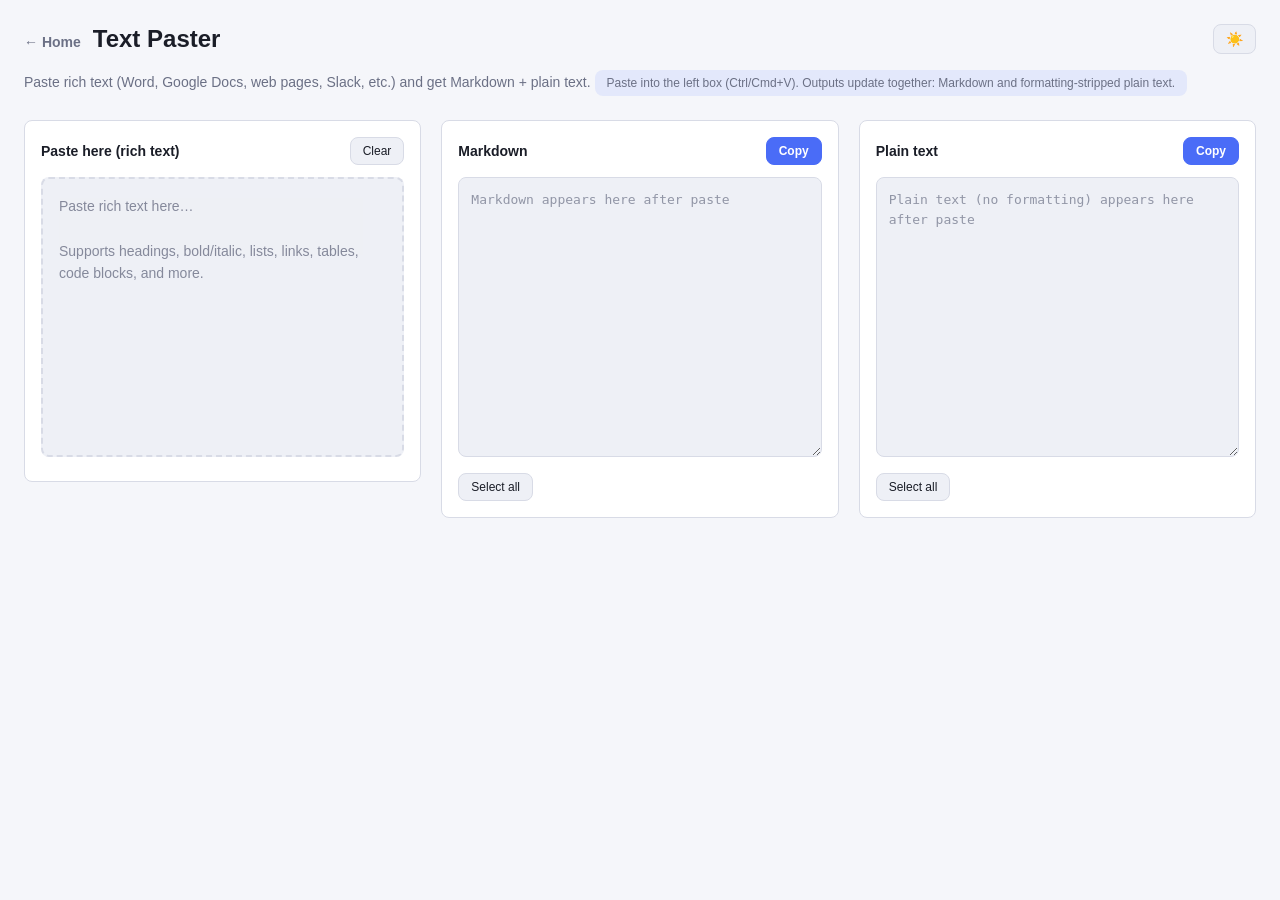
<file: textpaster.html>
<!DOCTYPE html>
<html lang="en">
<head>
<meta charset="UTF-8">
<meta name="viewport" content="width=device-width, initial-scale=1.0">
<title>Text Paster - Rich Text to Markdown</title>
<style>
  :root {
    --bg: #0f1117;
    --surface: #1a1d27;
    --surface2: #242836;
    --border: #2e3348;
    --text: #e4e6f0;
    --text-dim: #8b8fa8;
    --accent: #6c8cff;
    --accent-hover: #8da6ff;
    --accent-bg: rgba(108,140,255,0.12);
    --radius: 8px;
  }
  :root.light {
    --bg: #f5f6fa;
    --surface: #ffffff;
    --surface2: #eef0f6;
    --border: #d8dbe6;
    --text: #1a1d27;
    --text-dim: #6b7085;
    --accent: #4a6cf7;
    --accent-hover: #3855d4;
    --accent-bg: rgba(74,108,247,0.1);
  }

  * { margin: 0; padding: 0; box-sizing: border-box; }

  body {
    font-family: 'Segoe UI', -apple-system, BlinkMacSystemFont, sans-serif;
    background: var(--bg);
    color: var(--text);
    min-height: 100vh;
    padding: 24px;
  }

  .container {
    max-width: 1500px;
    margin: 0 auto;
  }

  h1 { font-size: 24px; margin-bottom: 8px; }
  .subtitle {
    color: var(--text-dim);
    font-size: 14px;
    margin-bottom: 24px;
  }
  .subtitle .tip {
    display: inline-block;
    margin-top: 8px;
    padding: 6px 12px;
    background: var(--accent-bg);
    border-radius: var(--radius);
    font-size: 12px;
  }

  .layout {
    display: grid;
    grid-template-columns: 1fr 1fr 1fr;
    gap: 20px;
    align-items: start;
  }
  @media (max-width: 1100px) {
    .layout { grid-template-columns: 1fr 1fr; }
  }
  @media (max-width: 700px) {
    .layout { grid-template-columns: 1fr; }
  }

  .panel {
    background: var(--surface);
    border: 1px solid var(--border);
    border-radius: var(--radius);
    padding: 16px;
    overflow: hidden;
  }

  .panel-header {
    display: flex;
    align-items: center;
    justify-content: space-between;
    margin-bottom: 12px;
    flex-wrap: wrap;
    gap: 8px;
  }
  .panel-title { font-size: 14px; font-weight: 600; }

  .paste-area {
    width: 100%;
    min-height: 280px;
    max-height: 520px;
    overflow: auto;
    padding: 16px;
    border: 2px dashed var(--border);
    border-radius: var(--radius);
    background: var(--surface2);
    color: var(--text);
    font-size: 14px;
    line-height: 1.6;
    outline: none;
    transition: border-color 0.15s, background 0.15s;
  }
  .paste-area:focus,
  .paste-area:hover {
    border-color: var(--accent);
    background: var(--accent-bg);
  }
  .paste-area:empty::before {
    content: attr(data-placeholder);
    color: var(--text-dim);
    opacity: 0.8;
    white-space: pre-wrap;
    pointer-events: none;
  }
  .paste-area a { color: var(--accent); }
  .paste-area img { max-width: 100%; height: auto; }

  textarea {
    width: 100%;
    min-height: 280px;
    max-height: 520px;
    padding: 12px;
    border: 1px solid var(--border);
    border-radius: var(--radius);
    background: var(--surface2);
    color: var(--text);
    font-family: 'Consolas', 'Monaco', monospace;
    font-size: 13px;
    line-height: 1.5;
    resize: vertical;
  }
  textarea:focus {
    outline: none;
    border-color: var(--accent);
    box-shadow: 0 0 0 2px var(--accent-bg);
  }
  textarea::placeholder { color: var(--text-dim); opacity: 0.7; }

  .btn {
    padding: 6px 12px;
    border-radius: var(--radius);
    border: 1px solid var(--border);
    background: var(--surface2);
    color: var(--text);
    font-size: 12px;
    cursor: pointer;
    transition: all 0.15s;
    font-family: inherit;
  }
  .btn:hover { border-color: var(--accent); background: var(--accent-bg); }
  .btn-primary {
    background: var(--accent);
    border-color: var(--accent);
    color: #fff;
    font-weight: 600;
  }
  .btn-primary:hover { background: var(--accent-hover); border-color: var(--accent-hover); }

  .actions {
    display: flex;
    gap: 8px;
    margin-top: 12px;
    flex-wrap: wrap;
  }

  .stats {
    font-size: 12px;
    color: var(--text-dim);
    margin-top: 8px;
  }
</style>
</head>
<body>
<div class="container">
  <div style="display:flex;align-items:center;justify-content:space-between;flex-wrap:wrap;gap:12px;margin-bottom:8px">
    <h1 style="margin-bottom:0"><a href="index.html" style="color:var(--text-dim);text-decoration:none;font-size:14px;margin-right:12px" title="Back to main site">← Home</a>Text Paster</h1>
    <button type="button" id="themeToggle" style="padding:6px 12px;border-radius:var(--radius);border:1px solid var(--border);background:var(--surface2);color:var(--text);cursor:pointer;font-size:14px" title="Light/Dark mode">🌙</button>
  </div>
  <p class="subtitle">
    Paste rich text (Word, Google Docs, web pages, Slack, etc.) and get Markdown + plain text.
    <span class="tip">Paste into the left box (Ctrl/Cmd+V). Outputs update together: Markdown and formatting-stripped plain text.</span>
  </p>

  <div class="layout">
    <div class="panel">
      <div class="panel-header">
        <span class="panel-title">Paste here (rich text)</span>
        <button type="button" class="btn" id="btnClear">Clear</button>
      </div>
      <div
        id="pasteArea"
        class="paste-area"
        contenteditable="true"
        role="textbox"
        aria-multiline="true"
        data-placeholder="Paste rich text here…&#10;&#10;Supports headings, bold/italic, lists, links, tables, code blocks, and more."
      ></div>
      <div class="stats" id="inputStats"></div>
    </div>

    <div class="panel">
      <div class="panel-header">
        <span class="panel-title">Markdown</span>
        <button type="button" class="btn btn-primary" id="btnCopyMd">Copy</button>
      </div>
      <textarea id="outputMarkdown" readonly placeholder="Markdown appears here after paste"></textarea>
      <div class="stats" id="mdStats"></div>
      <div class="actions">
        <button type="button" class="btn" id="btnSelectMd">Select all</button>
      </div>
    </div>

    <div class="panel">
      <div class="panel-header">
        <span class="panel-title">Plain text</span>
        <button type="button" class="btn btn-primary" id="btnCopyPlain">Copy</button>
      </div>
      <textarea id="outputPlain" readonly placeholder="Plain text (no formatting) appears here after paste"></textarea>
      <div class="stats" id="plainStats"></div>
      <div class="actions">
        <button type="button" class="btn" id="btnSelectPlain">Select all</button>
      </div>
    </div>
  </div>
</div>

<script>
(function() {
  const pasteArea = document.getElementById('pasteArea');
  const outputMd = document.getElementById('outputMarkdown');
  const outputPlain = document.getElementById('outputPlain');
  const inputStats = document.getElementById('inputStats');
  const mdStats = document.getElementById('mdStats');
  const plainStats = document.getElementById('plainStats');
  const btnClear = document.getElementById('btnClear');
  const btnCopyMd = document.getElementById('btnCopyMd');
  const btnCopyPlain = document.getElementById('btnCopyPlain');
  const btnSelectMd = document.getElementById('btnSelectMd');
  const btnSelectPlain = document.getElementById('btnSelectPlain');

  function isBlock(tag) {
    return /^(P|DIV|H[1-6]|LI|UL|OL|BLOCKQUOTE|PRE|TABLE|THEAD|TBODY|TR|SECTION|ARTICLE|HEADER|FOOTER|MAIN|ASIDE|FIGURE|FIGCAPTION|HR|DL|DT|DD)$/.test(tag);
  }

  function escapeMd(text) {
    return String(text)
      .replace(/\\/g, '\\\\')
      .replace(/([*_`[~])/g, '\\$1');
  }

  function escapeLinkText(text) {
    return String(text).replace(/([\\\[\]])/g, '\\$1');
  }

  function collapseWs(text) {
    return String(text).replace(/[ \t\r\f\v]+/g, ' ');
  }

  function cleanClipboardHtml(html) {
    return html
      .replace(/<!--StartFragment-->/gi, '')
      .replace(/<!--EndFragment-->/gi, '')
      .replace(/<!--[\s\S]*?-->/g, '')
      .replace(/<\/?(meta|link|style|script|xml|o:[^>\s]+)[^>]*>/gi, '');
  }

  function getMeaningfulChildren(node) {
    return Array.from(node.childNodes).filter(function(child) {
      if (child.nodeType === Node.TEXT_NODE) {
        return child.textContent.replace(/\u00a0/g, ' ').trim() !== '';
      }
      if (child.nodeType !== Node.ELEMENT_NODE) return false;
      const tag = child.tagName;
      if (tag === 'BR') return true;
      if (tag === 'STYLE' || tag === 'SCRIPT' || tag === 'META' || tag === 'LINK') return false;
      return true;
    });
  }

  function cellText(node) {
    return convertChildren(node, { inline: true, inTable: true })
      .replace(/\s*\n\s*/g, ' ')
      .replace(/\|/g, '\\|')
      .trim();
  }

  function convertTable(table) {
    const rows = Array.from(table.querySelectorAll('tr'));
    if (!rows.length) return '';

    const matrix = rows.map(function(tr) {
      return Array.from(tr.querySelectorAll('th, td')).map(cellText);
    });
    const cols = Math.max.apply(null, matrix.map(function(r) { return r.length; }));
    if (!cols) return '';

    const normalized = matrix.map(function(row) {
      const copy = row.slice();
      while (copy.length < cols) copy.push('');
      return copy;
    });

    const lines = [];
    lines.push('| ' + normalized[0].join(' | ') + ' |');
    lines.push('| ' + normalized[0].map(function() { return '---'; }).join(' | ') + ' |');
    normalized.slice(1).forEach(function(row) {
      lines.push('| ' + row.join(' | ') + ' |');
    });
    return lines.join('\n') + '\n\n';
  }

  function listMarker(ol, index) {
    return ol ? (index + 1) + '. ' : '- ';
  }

  function convertList(list, indent) {
    indent = indent || 0;
    const ol = list.tagName === 'OL';
    const items = Array.from(list.children).filter(function(el) { return el.tagName === 'LI'; });
    let out = '';
    items.forEach(function(li, i) {
      const prefix = '  '.repeat(indent) + listMarker(ol, i);
      const parts = [];
      let nested = '';
      Array.from(li.childNodes).forEach(function(child) {
        if (child.nodeType === Node.ELEMENT_NODE && (child.tagName === 'UL' || child.tagName === 'OL')) {
          nested += convertList(child, indent + 1);
        } else {
          parts.push(convertNode(child, { inline: true }));
        }
      });
      const text = collapseWs(parts.join('')).trim();
      out += prefix + text + '\n';
      out += nested;
    });
    return out + (indent === 0 ? '\n' : '');
  }

  function emphasisWrap(inner, marker) {
    const trimmed = inner.replace(/^\s+|\s+$/g, '');
    if (!trimmed) return inner;
    const lead = inner.match(/^\s*/)[0];
    const trail = inner.match(/\s*$/)[0];
    return lead + marker + trimmed + marker + trail;
  }

  function convertNode(node, opts) {
    opts = opts || {};
    if (node.nodeType === Node.TEXT_NODE) {
      let text = node.textContent.replace(/\u00a0/g, ' ');
      if (opts.inCode) return text;
      if (opts.inline || opts.inTable) return collapseWs(text);
      return text.replace(/[ \t]+/g, ' ');
    }
    if (node.nodeType !== Node.ELEMENT_NODE) return '';

    const tag = node.tagName;
    if (tag === 'STYLE' || tag === 'SCRIPT' || tag === 'META' || tag === 'LINK' || tag === 'TITLE' || tag === 'HEAD') {
      return '';
    }
    if (tag === 'BR') return opts.inline || opts.inTable ? ' ' : '\n';
    if (tag === 'HR') return '\n---\n\n';

    if (tag === 'STRONG' || tag === 'B') {
      return emphasisWrap(convertChildren(node, Object.assign({}, opts, { inline: true })), '**');
    }
    if (tag === 'EM' || tag === 'I') {
      return emphasisWrap(convertChildren(node, Object.assign({}, opts, { inline: true })), '*');
    }
    if (tag === 'S' || tag === 'STRIKE' || tag === 'DEL') {
      return emphasisWrap(convertChildren(node, Object.assign({}, opts, { inline: true })), '~~');
    }
    if (tag === 'CODE' && node.parentElement && node.parentElement.tagName !== 'PRE') {
      const code = node.textContent.replace(/`/g, '\\`');
      return '`' + code + '`';
    }
    if (tag === 'A') {
      const href = (node.getAttribute('href') || '').trim();
      const text = convertChildren(node, Object.assign({}, opts, { inline: true })).trim() || href;
      if (!href || href.startsWith('javascript:')) return text;
      return '[' + escapeLinkText(text) + '](' + href.replace(/[()]/g, '\\$&') + ')';
    }
    if (tag === 'IMG') {
      const src = (node.getAttribute('src') || '').trim();
      const alt = (node.getAttribute('alt') || '').trim();
      if (!src) return alt;
      return '![' + alt.replace(/[\[\]]/g, '') + '](' + src + ')';
    }
    if (tag === 'PRE') {
      const codeEl = node.querySelector('code');
      const code = (codeEl || node).textContent.replace(/\n$/, '');
      let lang = '';
      const cls = ((codeEl || node).getAttribute('class') || '');
      const m = cls.match(/language-([a-z0-9_+-]+)/i) || cls.match(/lang-([a-z0-9_+-]+)/i);
      if (m) lang = m[1];
      return '\n```' + lang + '\n' + code + '\n```\n\n';
    }
    if (tag === 'H1') return '# ' + convertChildren(node, { inline: true }).trim() + '\n\n';
    if (tag === 'H2') return '## ' + convertChildren(node, { inline: true }).trim() + '\n\n';
    if (tag === 'H3') return '### ' + convertChildren(node, { inline: true }).trim() + '\n\n';
    if (tag === 'H4') return '#### ' + convertChildren(node, { inline: true }).trim() + '\n\n';
    if (tag === 'H5') return '##### ' + convertChildren(node, { inline: true }).trim() + '\n\n';
    if (tag === 'H6') return '###### ' + convertChildren(node, { inline: true }).trim() + '\n\n';
    if (tag === 'BLOCKQUOTE') {
      const inner = convertChildren(node, {}).trim().split(/\n/).map(function(line) {
        return '> ' + line;
      }).join('\n');
      return inner + '\n\n';
    }
    if (tag === 'UL' || tag === 'OL') return convertList(node, 0);
    if (tag === 'TABLE') return convertTable(node);
    if (tag === 'LI') {
      return convertChildren(node, { inline: true }).trim() + '\n';
    }
    if (tag === 'P' || tag === 'FIGCAPTION') {
      const text = convertChildren(node, { inline: true }).trim();
      return text ? text + '\n\n' : '';
    }
    if (tag === 'SPAN' || tag === 'FONT' || tag === 'LABEL' || tag === 'U' || tag === 'MARK' || tag === 'SMALL' || tag === 'SUB' || tag === 'SUP') {
      return convertChildren(node, opts);
    }

    const inner = convertChildren(node, opts);
    if (opts.inline || opts.inTable) return inner;
    if (isBlock(tag)) {
      const trimmed = inner.replace(/^\n+|\n+$/g, '');
      return trimmed ? trimmed + '\n\n' : '';
    }
    return inner;
  }

  function convertChildren(node, opts) {
    return Array.from(node.childNodes).map(function(child) {
      return convertNode(child, opts);
    }).join('');
  }

  function htmlToMarkdown(html) {
    const parser = new DOMParser();
    const doc = parser.parseFromString(cleanClipboardHtml(html), 'text/html');
    const root = doc.body || doc;
    let md = convertChildren(root, {});
    md = md.replace(/\r\n/g, '\n');
    md = md.replace(/[ \t]+\n/g, '\n');
    md = md.replace(/\n{3,}/g, '\n\n');
    return md.trim() + (md.trim() ? '\n' : '');
  }

  function formatStats(text) {
    if (!text) return '';
    return text.split(/\n/).length + ' lines · ' + text.length + ' chars';
  }

  function normalizePlain(text) {
    return String(text || '')
      .replace(/\u00a0/g, ' ')
      .replace(/\r\n?/g, '\n')
      .replace(/[ \t]+\n/g, '\n')
      .replace(/\n[ \t]+/g, '\n')
      .replace(/[ \t]{2,}/g, ' ')
      .replace(/\n{3,}/g, '\n\n')
      .trim() + (String(text || '').trim() ? '\n' : '');
  }

  function plainFromNode(node, opts) {
    opts = opts || {};
    if (node.nodeType === Node.TEXT_NODE) {
      return node.textContent.replace(/\u00a0/g, ' ');
    }
    if (node.nodeType !== Node.ELEMENT_NODE) return '';

    const tag = node.tagName;
    if (tag === 'STYLE' || tag === 'SCRIPT' || tag === 'META' || tag === 'LINK' || tag === 'TITLE' || tag === 'HEAD' || tag === 'NOSCRIPT') {
      return '';
    }
    if (tag === 'BR') return '\n';
    if (tag === 'HR') return '\n\n';
    if (tag === 'IMG') {
      const alt = (node.getAttribute('alt') || '').trim();
      return alt ? alt : '';
    }

    if (tag === 'PRE') {
      return '\n' + (node.textContent || '').replace(/\n$/, '') + '\n\n';
    }

    if (tag === 'TD' || tag === 'TH') {
      const cell = Array.from(node.childNodes).map(function(c) {
        return plainFromNode(c, { inline: true });
      }).join('').replace(/\s+/g, ' ').trim();
      return cell;
    }

    if (tag === 'TR') {
      const cells = Array.from(node.children)
        .filter(function(el) { return el.tagName === 'TD' || el.tagName === 'TH'; })
        .map(function(el) { return plainFromNode(el, { inline: true }).trim(); });
      return cells.join('\t') + '\n';
    }

    if (tag === 'TABLE') {
      let out = '\n';
      Array.from(node.querySelectorAll('tr')).forEach(function(tr) {
        out += plainFromNode(tr, {});
      });
      return out + '\n';
    }

    if (tag === 'UL' || tag === 'OL') {
      const ol = tag === 'OL';
      let out = '';
      let i = 0;
      Array.from(node.children).forEach(function(li) {
        if (li.tagName !== 'LI') return;
        i += 1;
        const marker = ol ? (i + '. ') : '- ';
        const nested = [];
        const parts = [];
        Array.from(li.childNodes).forEach(function(child) {
          if (child.nodeType === Node.ELEMENT_NODE && (child.tagName === 'UL' || child.tagName === 'OL')) {
            nested.push(plainFromNode(child, {}));
          } else {
            parts.push(plainFromNode(child, { inline: true }));
          }
        });
        out += marker + parts.join('').replace(/\s+/g, ' ').trim() + '\n';
        nested.forEach(function(n) {
          out += n.split('\n').map(function(line) {
            return line ? '  ' + line : line;
          }).join('\n');
          if (!out.endsWith('\n')) out += '\n';
        });
      });
      return out + '\n';
    }

    if (tag === 'A') {
      const text = Array.from(node.childNodes).map(function(c) {
        return plainFromNode(c, { inline: true });
      }).join('').replace(/\s+/g, ' ').trim();
      const href = (node.getAttribute('href') || '').trim();
      if (href && text && href !== text && !href.startsWith('javascript:')) {
        return text + ' (' + href + ')';
      }
      return text || href;
    }

    const inner = Array.from(node.childNodes).map(function(c) {
      return plainFromNode(c, opts);
    }).join('');

    if (opts.inline) return inner;

    if (/^H[1-6]$/.test(tag) || tag === 'P' || tag === 'DIV' || tag === 'BLOCKQUOTE' ||
        tag === 'SECTION' || tag === 'ARTICLE' || tag === 'HEADER' || tag === 'FOOTER' ||
        tag === 'FIGURE' || tag === 'FIGCAPTION' || tag === 'LI' || tag === 'DT' || tag === 'DD') {
      const trimmed = inner.replace(/[ \t]+\n/g, '\n').replace(/^\n+|\n+$/g, '');
      return trimmed ? trimmed + '\n\n' : '';
    }

    return inner;
  }

  function htmlToPlain(html) {
    const parser = new DOMParser();
    const doc = parser.parseFromString(cleanClipboardHtml(html), 'text/html');
    return normalizePlain(plainFromNode(doc.body || doc, {}));
  }

  function setOutputs(md, plain) {
    outputMd.value = md || '';
    outputPlain.value = plain || '';
    mdStats.textContent = formatStats(outputMd.value);
    plainStats.textContent = formatStats(outputPlain.value);
  }

  function updateInputStats() {
    const text = (pasteArea.innerText || '').trim();
    inputStats.textContent = text ? formatStats(text) : '';
  }

  function convertFromPasteArea() {
    const html = pasteArea.innerHTML;
    if (!html || html === '<br>') {
      setOutputs('', '');
      updateInputStats();
      return;
    }
    setOutputs(htmlToMarkdown(html), htmlToPlain(html));
    updateInputStats();
  }

  async function copyText(el, btn) {
    const text = el.value;
    if (!text) return;
    try {
      await navigator.clipboard.writeText(text);
    } catch (err) {
      el.select();
      document.execCommand('copy');
    }
    const prev = btn.textContent;
    btn.textContent = 'Copied';
    setTimeout(function() { btn.textContent = prev; }, 1500);
  }

  pasteArea.addEventListener('paste', function(e) {
    e.preventDefault();
    const html = e.clipboardData.getData('text/html');
    const plain = e.clipboardData.getData('text/plain');

    if (html && html.trim()) {
      const cleaned = cleanClipboardHtml(html);
      const parser = new DOMParser();
      const doc = parser.parseFromString(cleaned, 'text/html');
      pasteArea.innerHTML = doc.body ? doc.body.innerHTML : cleaned;
      // Prefer HTML→plain (consistent, strip formatting); fall back to clipboard plain.
      const plainOut = htmlToPlain(cleaned) || normalizePlain(plain);
      setOutputs(htmlToMarkdown(cleaned), plainOut);
    } else if (plain) {
      pasteArea.textContent = plain;
      const normalized = normalizePlain(plain);
      setOutputs(normalized, normalized);
    }
    updateInputStats();
  });

  pasteArea.addEventListener('input', convertFromPasteArea);

  btnClear.addEventListener('click', function() {
    pasteArea.innerHTML = '';
    setOutputs('', '');
    updateInputStats();
    pasteArea.focus();
  });

  btnCopyMd.addEventListener('click', function() { copyText(outputMd, btnCopyMd); });
  btnCopyPlain.addEventListener('click', function() { copyText(outputPlain, btnCopyPlain); });
  btnSelectMd.addEventListener('click', function() { outputMd.focus(); outputMd.select(); });
  btnSelectPlain.addEventListener('click', function() { outputPlain.focus(); outputPlain.select(); });

  function toggleTheme() {
    var root = document.documentElement;
    var isLight = root.classList.toggle('light');
    document.getElementById('themeToggle').textContent = isLight ? '☀️' : '🌙';
    localStorage.setItem('theme', isLight ? 'light' : 'dark');
  }
  document.getElementById('themeToggle').addEventListener('click', toggleTheme);
  if (localStorage.getItem('theme') !== 'dark') {
    document.documentElement.classList.add('light');
    document.getElementById('themeToggle').textContent = '☀️';
  }
})();
</script>
</body>
</html>
</file>
<file: style.css>
:root {
    --font-main: system-ui, -apple-system, BlinkMacSystemFont, "Segoe UI", Roboto, Oxygen, Ubuntu, Cantarell, "Open Sans", "Helvetica Neue", sans-serif;
    --color-text: #111;
    --color-subtext: #555;
    --color-bg: #fff;
    --max-width: 800px;
    --spacing-section: 2rem;
    --spacing-item: 1.5rem;
}

body {
    font-family: var(--font-main);
    color: var(--color-text);
    background-color: var(--color-bg);
    line-height: 1.6;
    margin: 0 auto;
    padding: clamp(1.25rem, 4vw, 2rem);
    max-width: var(--max-width);
}

header {
    display: flex;
    justify-content: space-between;
    align-items: flex-start;
    gap: 2rem;
    margin-bottom: 2rem;
}

.header-content {
    flex: 1;
    min-width: 0;
}

.header-links {
    margin: 0 0 0.75rem 0;
    font-size: 0.95rem;
    color: var(--color-subtext);
}

h1 {
    margin: 0 0 0.5rem 0;
    font-size: 2.2rem;
    font-weight: 700;
}

h2 {
    font-size: 1.5rem;
    border-bottom: 1px solid #ddd;
    padding-bottom: 0.3rem;
    margin-top: var(--spacing-section);
    margin-bottom: 1rem;
    text-transform: uppercase;
    letter-spacing: 0.05em;
}

h3 {
    font-size: 1.1rem;
    margin: 0;
    font-weight: 600;
}

a {
    color: #0066cc;
    text-decoration: none;
}

a:hover {
    text-decoration: underline;
    text-underline-offset: 0.15em;
}

a:focus-visible {
    outline: 2px solid currentColor;
    outline-offset: 2px;
}

.profile-image-placeholder {
    width: 240px;
    background-color: transparent;
    border: none;
    display: flex;
    flex-direction: column;
    align-items: center;
    justify-content: flex-start;
    text-align: center;
    color: var(--color-subtext);
    font-size: 0.8rem;
    overflow: visible;
    flex-shrink: 0;
    margin-left: 0;
}

.profile-email {
    font-size: 0.8rem;
    margin-top: 5px;
    text-align: center;
}

.profile-image-placeholder img {
    width: 240px;
    height: 300px;
    object-fit: cover;
    display: block; 
    border: 1px solid #ddd;
    background-color: #eee;
}

#img-placeholder-text {
    width: 180px;
    height: 240px;
    border: 1px solid #ddd;
    background-color: #eee;
    display: flex;
    align-items: center;
    justify-content: center;
    padding: 5px;
}

/* Hide placeholder text if image is loaded (requires JS or just manual HTML update) 
   For now, we assume user will replace the whole div content or update src.
*/

ul {
    margin: 0.5rem 0 0 1.2rem;
    padding: 0;
}

li {
    margin-bottom: 0.3rem;
}

.entry {
    margin-bottom: var(--spacing-item);
}

.entry-header {
    display: flex;
    justify-content: space-between;
    align-items: baseline;
    flex-wrap: wrap;
}

.entry-sub {
    display: flex;
    justify-content: space-between;
    align-items: baseline;
    color: var(--color-subtext);
    margin-bottom: 0.2rem;
    font-style: italic;
    flex-wrap: wrap;
}

.location, .date {
    font-size: 0.95rem;
    white-space: nowrap;
    margin-left: 1rem;
}

.location {
    color: var(--color-subtext);
}

.advisor {
    font-size: 0.95rem;
}

.authors {
    margin: 0.2rem 0;
}

/* Footer */
footer {
    margin-top: var(--spacing-section);
    padding-bottom: 2rem;
}

footer h2 {
    font-size: 1.5rem;
    border-bottom: 1px solid #ddd;
    padding-bottom: 0.3rem;
    margin-top: 1rem;
    margin-bottom: 1rem;
    text-transform: uppercase;
    letter-spacing: 0.05em;
}

.tools-list {
    list-style: none;
    margin: 0;
    padding: 0;
}

.tools-list li {
    margin-bottom: 0.5rem;
    font-size: 1rem;
}

.tools-list a {
    font-weight: 600;
}

/* Mobile adjustments */
@media (max-width: 760px) {
    header {
        flex-direction: column-reverse;
        align-items: center;
        gap: 1.25rem;
    }

    .header-content {
        width: 100%;
        text-align: left;
    }

    .header-content h1,
    .header-content .header-links {
        text-align: center;
    }

    .profile-image-placeholder {
        margin-left: 0;
        margin-bottom: 0;
    }

    .entry-header,
    .entry-sub {
        flex-direction: column;
        align-items: flex-start;
    }

    .location,
    .date {
        margin-left: 0;
    }
}
</file>
